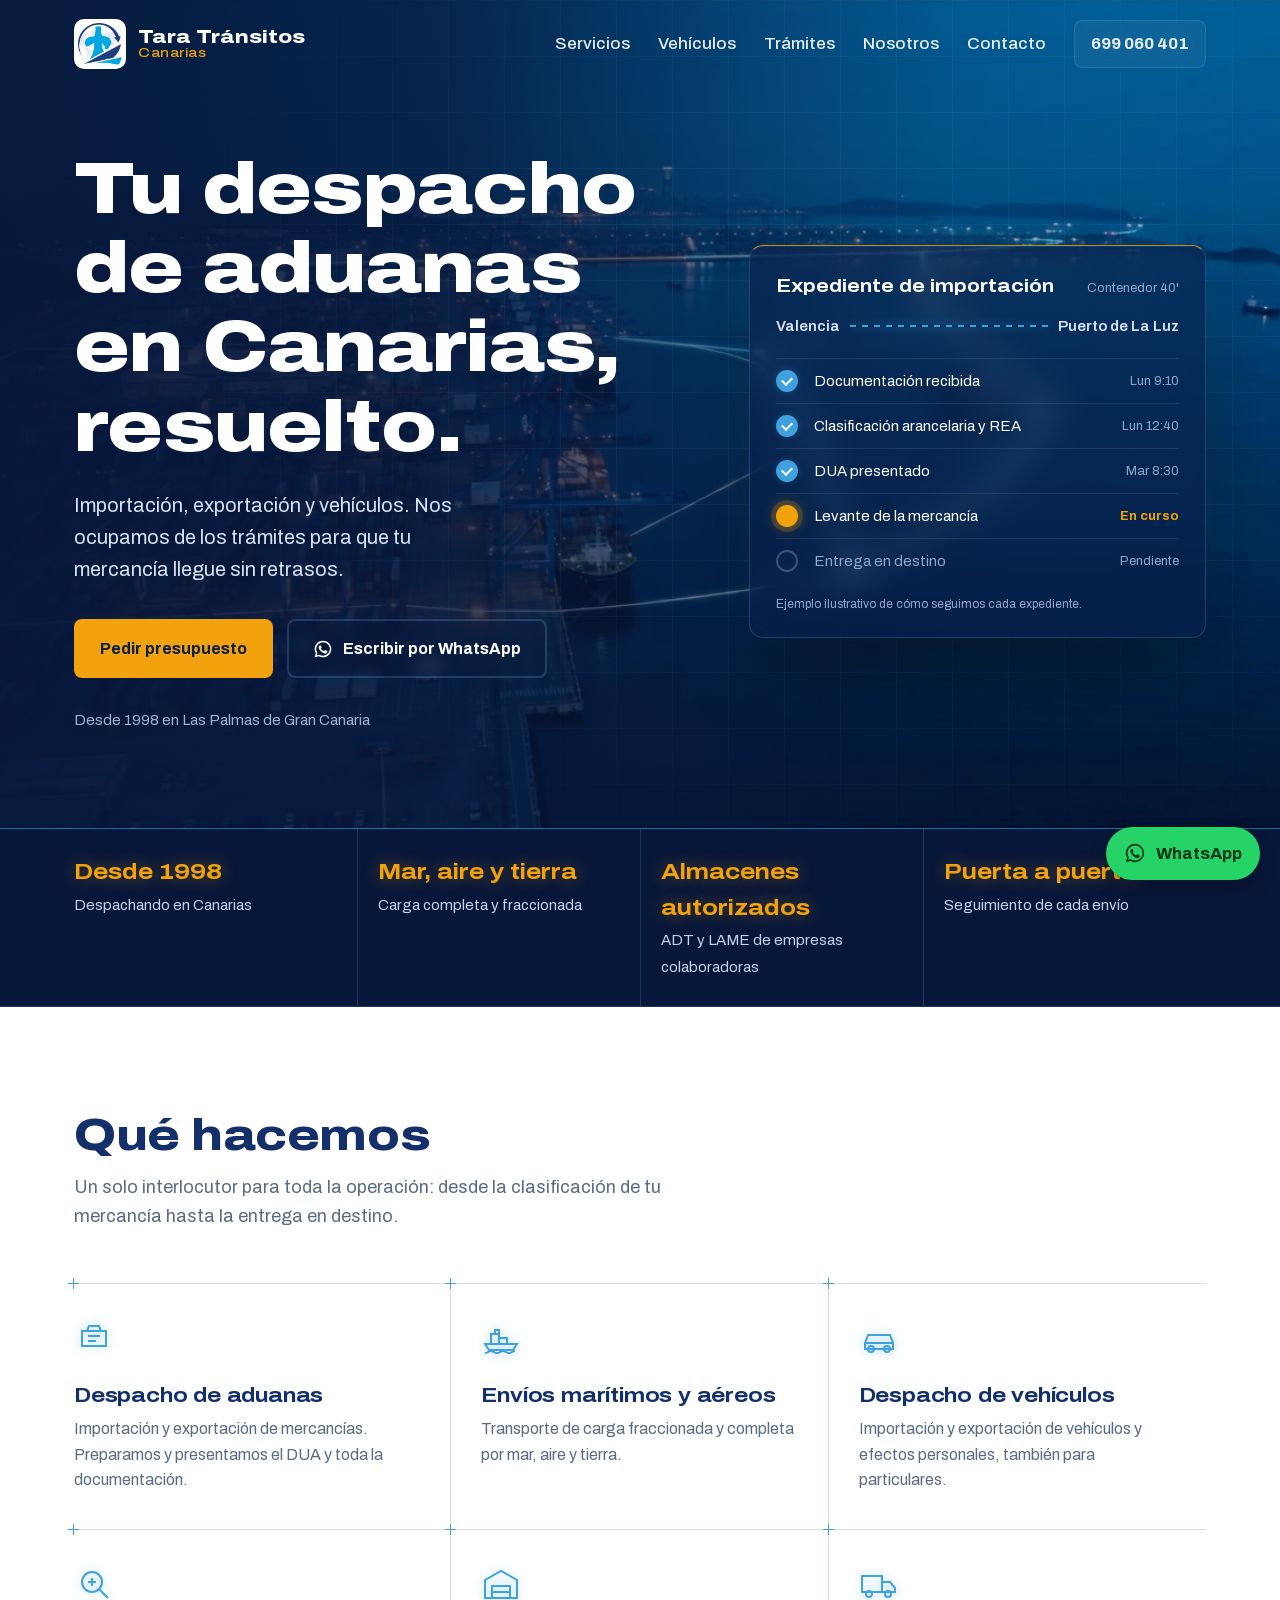
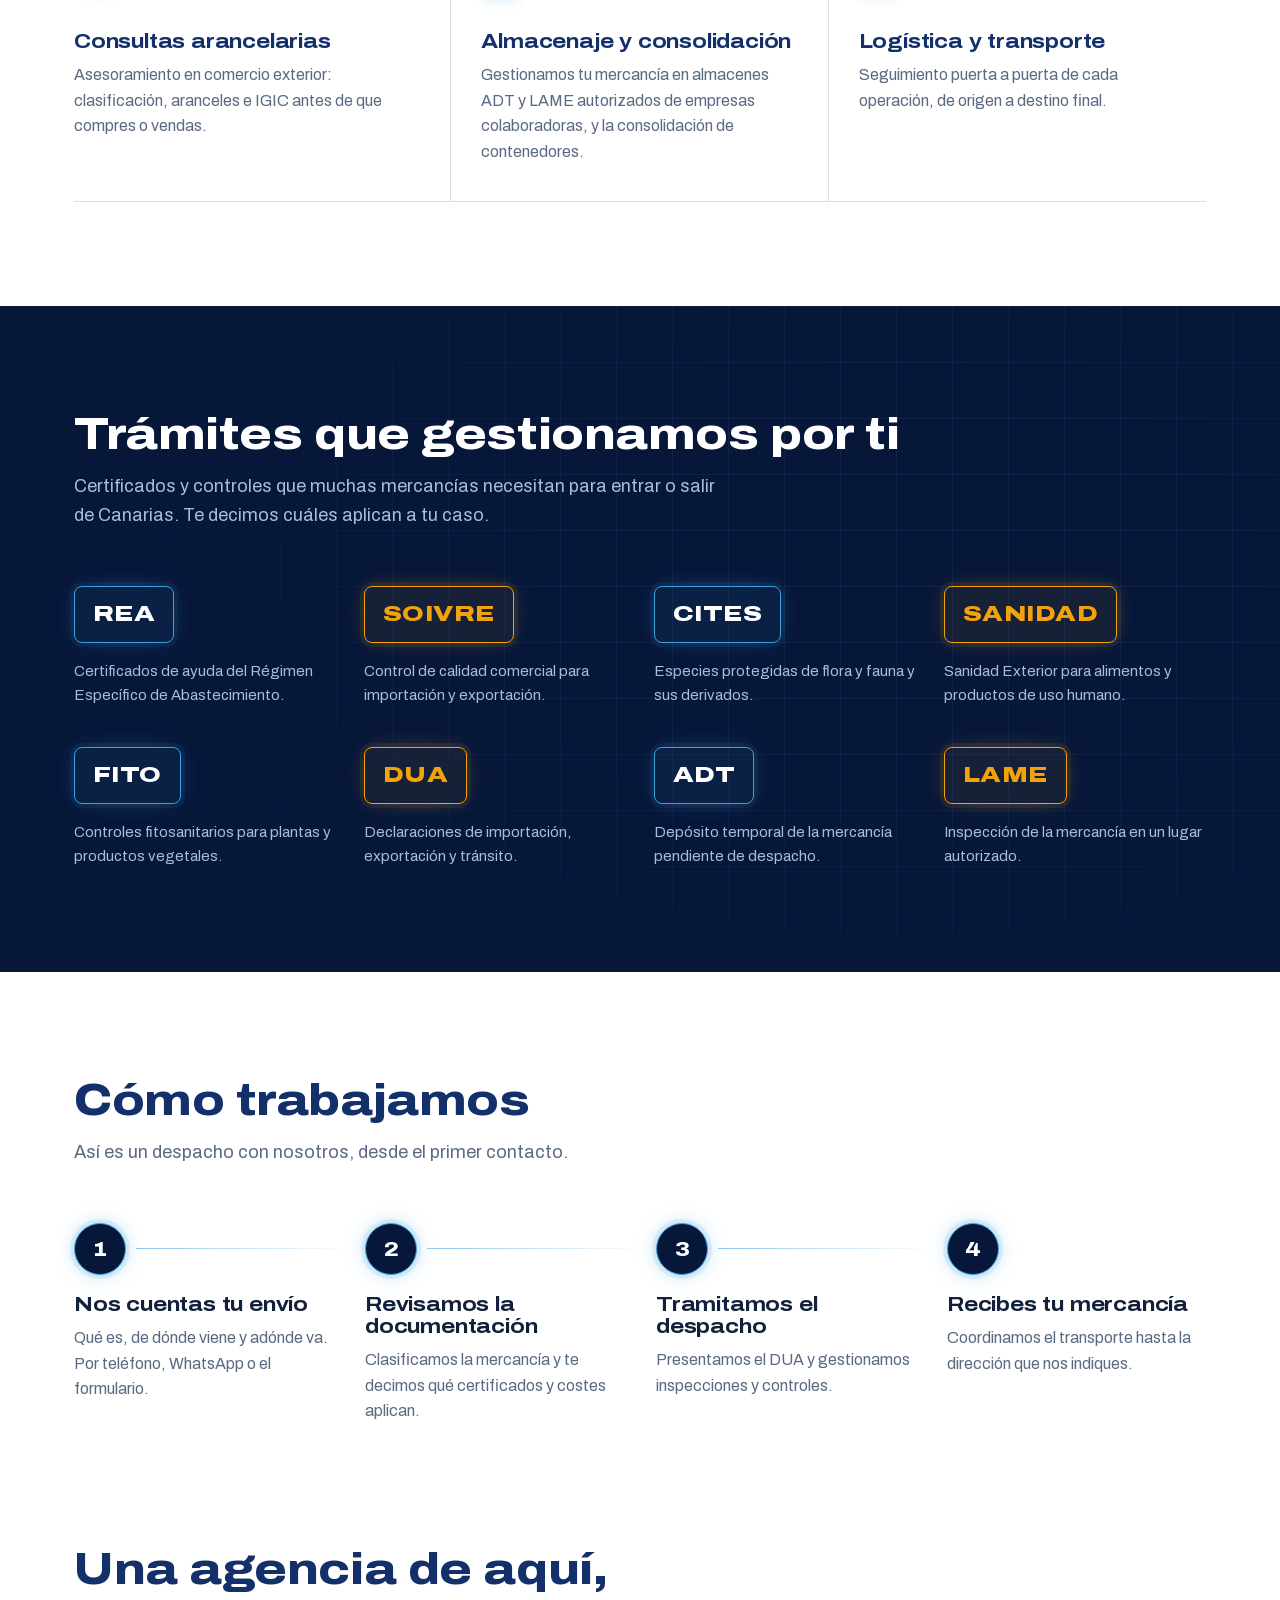
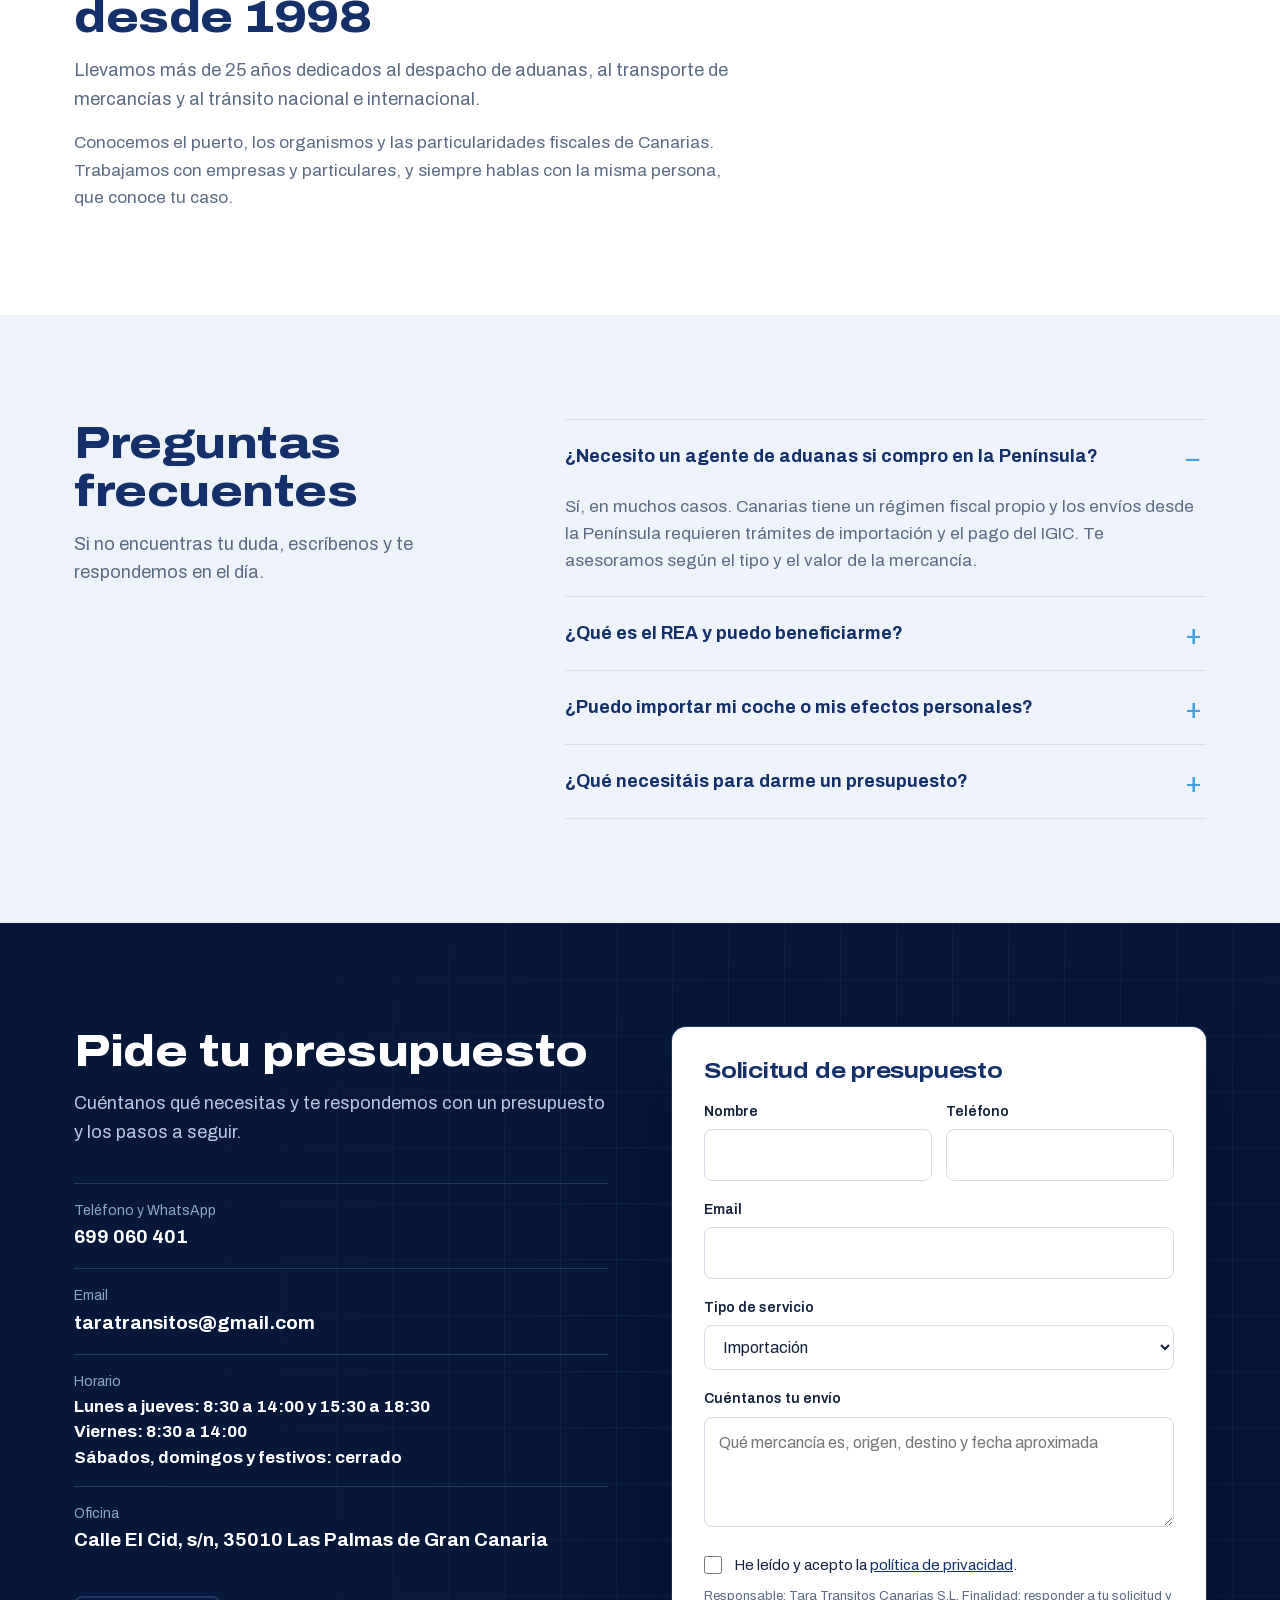
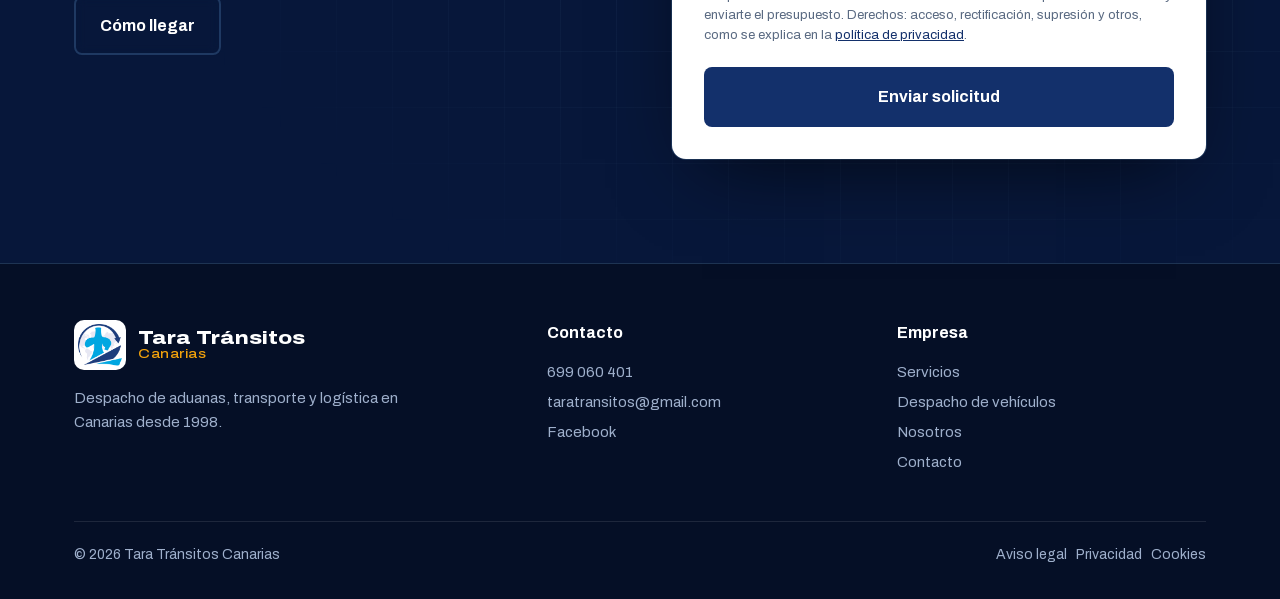
<file: index.html>
<!doctype html>
<html lang="es">
<head>
<meta charset="utf-8">
<meta name="viewport" content="width=device-width, initial-scale=1, viewport-fit=cover">
<title>Tara Tránsitos Canarias | Despacho de aduanas en Las Palmas</title>
<meta name="description" content="Despacho de aduanas en Las Palmas de Gran Canaria desde 1998. Importación, exportación, vehículos, REA, SOIVRE, CITES y transporte marítimo y aéreo.">
<link rel="canonical" href="https://taratransitoscanarias.com/">
<meta property="og:type" content="website">
<meta property="og:locale" content="es_ES">
<meta property="og:title" content="Tara Tránsitos Canarias | Despacho de aduanas en Las Palmas">
<meta property="og:description" content="Despacho de aduanas en Las Palmas de Gran Canaria desde 1998. Importación, exportación, vehículos, REA, SOIVRE, CITES y transporte marítimo y aéreo.">
<meta property="og:url" content="https://taratransitoscanarias.com/">
<meta property="og:image" content="https://taratransitoscanarias.com/img/portada.jpg">
<link rel="preload" href="/fonts/archivo-latin.woff2" as="font" type="font/woff2" crossorigin>
<link rel="stylesheet" href="/estilos.css">
<link rel="icon" href="/img/logo.png" type="image/png">
<link rel="apple-touch-icon" href="/img/logo.png">
</head>
<body>

<header class="top">
  <div class="wrap">
    <a class="brand" href="/">
      <img src="/img/logo.png" alt="" width="52" height="50">
      <span>Tara Tránsitos<small>Canarias</small></span>
    </a>
    <button class="menu-btn" type="button" aria-expanded="false" aria-controls="nav">
      <svg viewBox="0 0 24 24" fill="none" stroke="currentColor" stroke-width="2" aria-hidden="true"><path d="M4 7h16M4 12h16M4 17h16"/></svg>Menú
    </button>
    <nav class="nav" id="nav" aria-label="Principal">
      <a href="/servicios.html">Servicios</a>
      <a href="/despacho-vehiculos.html">Vehículos</a>
      <a href="/#tramites">Trámites</a>
      <a href="/nosotros.html">Nosotros</a>
      <a href="/contacto.html">Contacto</a>
      <a class="tel" href="tel:+34699060401">699 060 401</a>
    </nav>
  </div>
</header>

<main>
  <section class="hero">
    <video class="hero-video" muted playsinline preload="none" poster="img/portada.jpg" data-src="/img/portada.mp4" aria-hidden="true"></video>
    <div class="wrap">
      <div>
        <h1>Tu despacho de aduanas en Canarias, resuelto.</h1>
        <p class="sub">Importación, exportación y vehículos. Nos ocupamos de los trámites para que tu mercancía llegue sin retrasos.</p>
        <div class="ctas">
          <a class="btn btn-sun" href="#contacto">Pedir presupuesto</a>
          <a class="btn btn-ghost" href="https://wa.me/34699060401">
            <svg viewBox="0 0 24 24" fill="currentColor" aria-hidden="true"><path d="M12 2a10 10 0 0 0-8.6 15.1L2 22l5-1.3A10 10 0 1 0 12 2Zm0 18.2a8.2 8.2 0 0 1-4.2-1.2l-.3-.2-3 .8.8-2.9-.2-.3A8.2 8.2 0 1 1 12 20.2Zm4.5-6.1c-.2-.1-1.5-.7-1.7-.8-.2-.1-.4-.1-.6.1l-.8 1c-.1.2-.3.2-.5.1a6.7 6.7 0 0 1-3.3-2.9c-.3-.4.2-.4.7-1.3.1-.2 0-.3 0-.4l-.8-1.8c-.2-.5-.4-.4-.6-.4h-.5a1 1 0 0 0-.7.3 3 3 0 0 0-.9 2.2 5.1 5.1 0 0 0 1.1 2.7 11.6 11.6 0 0 0 4.4 3.9c1.6.7 2.3.8 3.1.6.5-.1 1.5-.6 1.7-1.2.2-.6.2-1.1.1-1.2l-.7-.3Z"/></svg>
            Escribir por WhatsApp
          </a>
        </div>
        <p class="since">Desde 1998 en Las Palmas de Gran Canaria</p>
      </div>

      <div class="file" aria-label="Ejemplo de seguimiento de un expediente">
        <div class="file-head">
          <strong>Expediente de importación</strong>
          <span>Contenedor 40'</span>
        </div>
        <div class="route"><span>Valencia</span><i></i><span>Puerto de La Luz</span></div>
        <ol class="steps-file">
          <li class="done"><span class="dot"></span><span>Documentación recibida</span><span class="when">Lun 9:10</span></li>
          <li class="done"><span class="dot"></span><span>Clasificación arancelaria y REA</span><span class="when">Lun 12:40</span></li>
          <li class="done"><span class="dot"></span><span>DUA presentado</span><span class="when">Mar 8:30</span></li>
          <li class="now"><span class="dot"></span><span>Levante de la mercancía</span><span class="when">En curso</span></li>
          <li><span class="dot"></span><span class="todo">Entrega en destino</span><span class="when">Pendiente</span></li>
        </ol>
        <p class="file-note">Ejemplo ilustrativo de cómo seguimos cada expediente.</p>
      </div>
    </div>
  </section>

  <div class="facts">
    <div class="wrap">
      <div><b>Desde 1998</b><span>Despachando en Canarias</span></div>
      <div><b>Mar, aire y tierra</b><span>Carga completa y fraccionada</span></div>
      <div><b>Almacenes autorizados</b><span>ADT y LAME de empresas colaboradoras</span></div>
      <div><b>Puerta a puerta</b><span>Seguimiento de cada envío</span></div>
    </div>
  </div>

  <section class="block" id="servicios">
    <div class="wrap">
      <h2>Qué hacemos</h2>
      <p class="lead">Un solo interlocutor para toda la operación: desde la clasificación de tu mercancía hasta la entrega en destino.</p>
      <div class="services">
        <article class="service">
          <svg viewBox="0 0 40 40" fill="none" stroke="currentColor" stroke-width="2" aria-hidden="true"><path d="M8 13h24v15H8z"/><path d="M14 18h12M14 23h8"/><path d="M15 8h10l2 5H13z"/></svg>
          <h3><a class="svc-link" href="/servicios.html#aduanas">Despacho de aduanas</a></h3>
          <p>Importación y exportación de mercancías. Preparamos y presentamos el DUA y toda la documentación.</p>
        </article>
        <article class="service">
          <svg viewBox="0 0 40 40" fill="none" stroke="currentColor" stroke-width="2" aria-hidden="true"><path d="M4 26h32l-4 6H8z"/><path d="M10 26V16h8v10M18 20h8v6M14 16v-4h4v4"/><path d="M4 35c3 0 3-2 6-2s3 2 6 2 3-2 6-2 3 2 6 2 3-2 6-2"/></svg>
          <h3><a class="svc-link" href="/servicios.html#envios">Envíos marítimos y aéreos</a></h3>
          <p>Transporte de carga fraccionada y completa por mar, aire y tierra.</p>
        </article>
        <article class="service">
          <svg viewBox="0 0 40 40" fill="none" stroke="currentColor" stroke-width="2" aria-hidden="true"><path d="M6 25l3-8h22l3 8v6H6z"/><circle cx="12" cy="31" r="3"/><circle cx="28" cy="31" r="3"/><path d="M6 25h28"/></svg>
          <h3><a class="svc-link" href="/despacho-vehiculos.html">Despacho de vehículos</a></h3>
          <p>Importación y exportación de vehículos y efectos personales, también para particulares.</p>
        </article>
        <article class="service">
          <svg viewBox="0 0 40 40" fill="none" stroke="currentColor" stroke-width="2" aria-hidden="true"><circle cx="18" cy="18" r="10"/><path d="M25 25l9 9"/><path d="M14 18h8M18 14v8"/></svg>
          <h3><a class="svc-link" href="/servicios.html#consultas">Consultas arancelarias</a></h3>
          <p>Asesoramiento en comercio exterior: clasificación, aranceles e IGIC antes de que compres o vendas.</p>
        </article>
        <article class="service">
          <svg viewBox="0 0 40 40" fill="none" stroke="currentColor" stroke-width="2" aria-hidden="true"><path d="M4 16l16-9 16 9v18H4z"/><path d="M11 34V22h18v12M11 28h18"/></svg>
          <h3><a class="svc-link" href="/servicios.html#almacenaje">Almacenaje y consolidación</a></h3>
          <p>Gestionamos tu mercancía en almacenes ADT y LAME autorizados de empresas colaboradoras, y la consolidación de contenedores.</p>
        </article>
        <article class="service">
          <svg viewBox="0 0 40 40" fill="none" stroke="currentColor" stroke-width="2" aria-hidden="true"><path d="M3 12h20v16H3zM23 18h8l5 6v4H23z"/><circle cx="10" cy="30" r="3"/><circle cx="29" cy="30" r="3"/></svg>
          <h3><a class="svc-link" href="/servicios.html#logistica">Logística y transporte</a></h3>
          <p>Seguimiento puerta a puerta de cada operación, de origen a destino final.</p>
        </article>
      </div>
    </div>
  </section>

  <section class="block permits" id="tramites">
    <div class="wrap">
      <h2>Trámites que gestionamos por ti</h2>
      <p class="lead">Certificados y controles que muchas mercancías necesitan para entrar o salir de Canarias. Te decimos cuáles aplican a tu caso.</p>
      <div class="stamps">
        <div class="stamp-item"><span class="stamp">REA</span><p>Certificados de ayuda del Régimen Específico de Abastecimiento.</p></div>
        <div class="stamp-item"><span class="stamp">SOIVRE</span><p>Control de calidad comercial para importación y exportación.</p></div>
        <div class="stamp-item"><span class="stamp">CITES</span><p>Especies protegidas de flora y fauna y sus derivados.</p></div>
        <div class="stamp-item"><span class="stamp">SANIDAD</span><p>Sanidad Exterior para alimentos y productos de uso humano.</p></div>
        <div class="stamp-item"><span class="stamp">FITO</span><p>Controles fitosanitarios para plantas y productos vegetales.</p></div>
        <div class="stamp-item"><span class="stamp">DUA</span><p>Declaraciones de importación, exportación y tránsito.</p></div>
        <div class="stamp-item"><span class="stamp">ADT</span><p>Depósito temporal de la mercancía pendiente de despacho.</p></div>
        <div class="stamp-item"><span class="stamp">LAME</span><p>Inspección de la mercancía en un lugar autorizado.</p></div>
      </div>
    </div>
  </section>

  <section class="block" id="como-trabajamos">
    <div class="wrap">
      <h2>Cómo trabajamos</h2>
      <p class="lead">Así es un despacho con nosotros, desde el primer contacto.</p>
      <ol class="process">
        <li><h3>Nos cuentas tu envío</h3><p>Qué es, de dónde viene y adónde va. Por teléfono, WhatsApp o el formulario.</p></li>
        <li><h3>Revisamos la documentación</h3><p>Clasificamos la mercancía y te decimos qué certificados y costes aplican.</p></li>
        <li><h3>Tramitamos el despacho</h3><p>Presentamos el DUA y gestionamos inspecciones y controles.</p></li>
        <li><h3>Recibes tu mercancía</h3><p>Coordinamos el transporte hasta la dirección que nos indiques.</p></li>
      </ol>
    </div>
  </section>

  <section class="block" id="nosotros" style="padding-top:0">
    <div class="wrap about about-solo">
      <div class="text">
        <h2>Una agencia de aquí, desde 1998</h2>
        <p class="lead">Llevamos más de 25 años dedicados al despacho de aduanas, al transporte de mercancías y al tránsito nacional e internacional.</p>
        <p style="margin-top:16px">Conocemos el puerto, los organismos y las particularidades fiscales de Canarias. Trabajamos con empresas y particulares, y siempre hablas con la misma persona, que conoce tu caso.</p>
      </div>
    </div>
  </section>

  <section class="block faq">
    <div class="wrap">
      <div>
        <h2>Preguntas frecuentes</h2>
        <p class="lead">Si no encuentras tu duda, escríbenos y te respondemos en el día.</p>
      </div>
      <div>
        <details open>
          <summary>¿Necesito un agente de aduanas si compro en la Península?</summary>
          <p>Sí, en muchos casos. Canarias tiene un régimen fiscal propio y los envíos desde la Península requieren trámites de importación y el pago del IGIC. Te asesoramos según el tipo y el valor de la mercancía.</p>
        </details>
        <details>
          <summary>¿Qué es el REA y puedo beneficiarme?</summary>
          <p>El Régimen Específico de Abastecimiento ofrece ayudas para traer a Canarias determinados productos agrícolas y alimentarios. Revisamos si tu mercancía cumple los requisitos y tramitamos el certificado.</p>
        </details>
        <details>
          <summary>¿Puedo importar mi coche o mis efectos personales?</summary>
          <p>Sí. Gestionamos la importación y exportación de vehículos y de efectos personales por cambio de residencia, con toda la documentación necesaria.</p>
        </details>
        <details>
          <summary>¿Qué necesitáis para darme un presupuesto?</summary>
          <p>El tipo de mercancía, el origen y el destino, el modo de transporte y, si la tienes, la factura comercial. Con eso te damos un presupuesto cerrado.</p>
        </details>
      </div>
    </div>
  </section>

  <section class="block contact" id="contacto">
    <div class="wrap">
      <div>
        <h2>Pide tu presupuesto</h2>
        <p class="lead">Cuéntanos qué necesitas y te respondemos con un presupuesto y los pasos a seguir.</p>
        <ul class="channels">
          <li><small>Teléfono y WhatsApp</small><a href="tel:+34699060401">699 060 401</a></li>
          <li><small>Email</small><a href="mailto:taratransitos@gmail.com">taratransitos@gmail.com</a></li>
          <li><small>Horario</small><strong class="hours"><span>Lunes a jueves: 8:30 a 14:00 y 15:30 a 18:30</span><span>Viernes: 8:30 a 14:00</span><span>Sábados, domingos y festivos: cerrado</span></strong></li>
          <li><small>Oficina</small><strong>Calle El Cid, s/n, 35010 Las Palmas de Gran Canaria</strong></li>
        </ul>
        <a class="btn btn-ghost map-btn" href="https://www.google.com/maps/search/?api=1&amp;query=Calle+El+Cid+35010+Las+Palmas+de+Gran+Canaria">Cómo llegar</a>
      </div>

      <form class="quote" action="enviar.php" method="post">
        <h3>Solicitud de presupuesto</h3>
        <div class="row">
          <div class="field"><label for="h-n">Nombre</label><input id="h-n" name="nombre" required autocomplete="name"></div>
          <div class="field"><label for="h-t">Teléfono</label><input id="h-t" name="telefono" type="tel" autocomplete="tel"></div>
        </div>
        <div class="field"><label for="h-e">Email</label><input id="h-e" name="email" type="email" required autocomplete="email"></div>
        <div class="field">
          <label for="h-s">Tipo de servicio</label>
          <select id="h-s" name="servicio">
            <option>Importación</option>
            <option>Exportación</option>
            <option>Despacho de vehículo</option>
            <option>Efectos personales</option>
            <option>Consulta arancelaria</option>
            <option>Transporte o almacenaje</option>
            <option>Otro</option>
          </select>
        </div>
        <div class="field"><label for="h-m">Cuéntanos tu envío</label><textarea id="h-m" name="mensaje" placeholder="Qué mercancía es, origen, destino y fecha aproximada"></textarea></div>
        <div class="consent">
          <input type="checkbox" id="h-p" name="privacidad" required>
          <label for="h-p">He leído y acepto la <a href="/privacidad.html">política de privacidad</a>.</label>
        </div>
        <p class="basic-info">Responsable: Tara Transitos Canarias S.L. Finalidad: responder a tu solicitud y enviarte el presupuesto. Derechos: acceso, rectificación, supresión y otros, como se explica en la <a href="/privacidad.html">política de privacidad</a>.</p>
        <div class="hp" aria-hidden="true"><label for="h-w">No rellenar este campo</label><input id="h-w" name="trampa" tabindex="-1" autocomplete="off"></div>
        <button class="btn" type="submit">Enviar solicitud</button>
        <p class="form-ok" role="status" hidden>Solicitud enviada. Te responderemos en breve.</p>
        <p class="form-err" role="alert" hidden>No se ha podido enviar la solicitud. Inténtalo de nuevo o escríbenos a taratransitos@gmail.com o al 699 060 401.</p>
      </form>
    </div>
  </section>
</main>

<footer>
  <div class="wrap">
    <div class="cols">
      <div>
        <a class="brand" href="/" style="color:#fff">
          <img src="/img/logo.png" alt="" width="52" height="50">
          <span>Tara Tránsitos<small>Canarias</small></span>
        </a>
        <p style="margin-top:16px;max-width:36ch">Despacho de aduanas, transporte y logística en Canarias desde 1998.</p>
      </div>
      <div>
        <h4>Contacto</h4>
        <ul>
          <li><a href="tel:+34699060401">699 060 401</a></li>
          <li><a href="mailto:taratransitos@gmail.com">taratransitos@gmail.com</a></li>
          <li><a href="https://www.facebook.com/juancarlosmayra/">Facebook</a></li>
        </ul>
      </div>
      <div>
        <h4>Empresa</h4>
        <ul>
          <li><a href="/servicios.html">Servicios</a></li>
          <li><a href="/despacho-vehiculos.html">Despacho de vehículos</a></li>
          <li><a href="/nosotros.html">Nosotros</a></li>
          <li><a href="/contacto.html">Contacto</a></li>
        </ul>
      </div>
    </div>
    <div class="legal">
      <span>© 2026 Tara Tránsitos Canarias</span>
      <span><a href="/aviso-legal.html">Aviso legal</a> &nbsp; <a href="/privacidad.html">Privacidad</a> &nbsp; <a href="/cookies.html">Cookies</a></span>
    </div>
  </div>
</footer>

<a class="wa" href="https://wa.me/34699060401" aria-label="Escribir por WhatsApp">
  <svg viewBox="0 0 24 24" fill="currentColor" aria-hidden="true"><path d="M12 2a10 10 0 0 0-8.6 15.1L2 22l5-1.3A10 10 0 1 0 12 2Zm0 18.2a8.2 8.2 0 0 1-4.2-1.2l-.3-.2-3 .8.8-2.9-.2-.3A8.2 8.2 0 1 1 12 20.2Zm4.5-6.1c-.2-.1-1.5-.7-1.7-.8-.2-.1-.4-.1-.6.1l-.8 1c-.1.2-.3.2-.5.1a6.7 6.7 0 0 1-3.3-2.9c-.3-.4.2-.4.7-1.3.1-.2 0-.3 0-.4l-.8-1.8c-.2-.5-.4-.4-.6-.4h-.5a1 1 0 0 0-.7.3 3 3 0 0 0-.9 2.2 5.1 5.1 0 0 0 1.1 2.7 11.6 11.6 0 0 0 4.4 3.9c1.6.7 2.3.8 3.1.6.5-.1 1.5-.6 1.7-1.2.2-.6.2-1.1.1-1.2l-.7-.3Z"/></svg>
  <span>WhatsApp</span>
</a>
<script src="/app.js"></script>
</body>
</html>
</file>
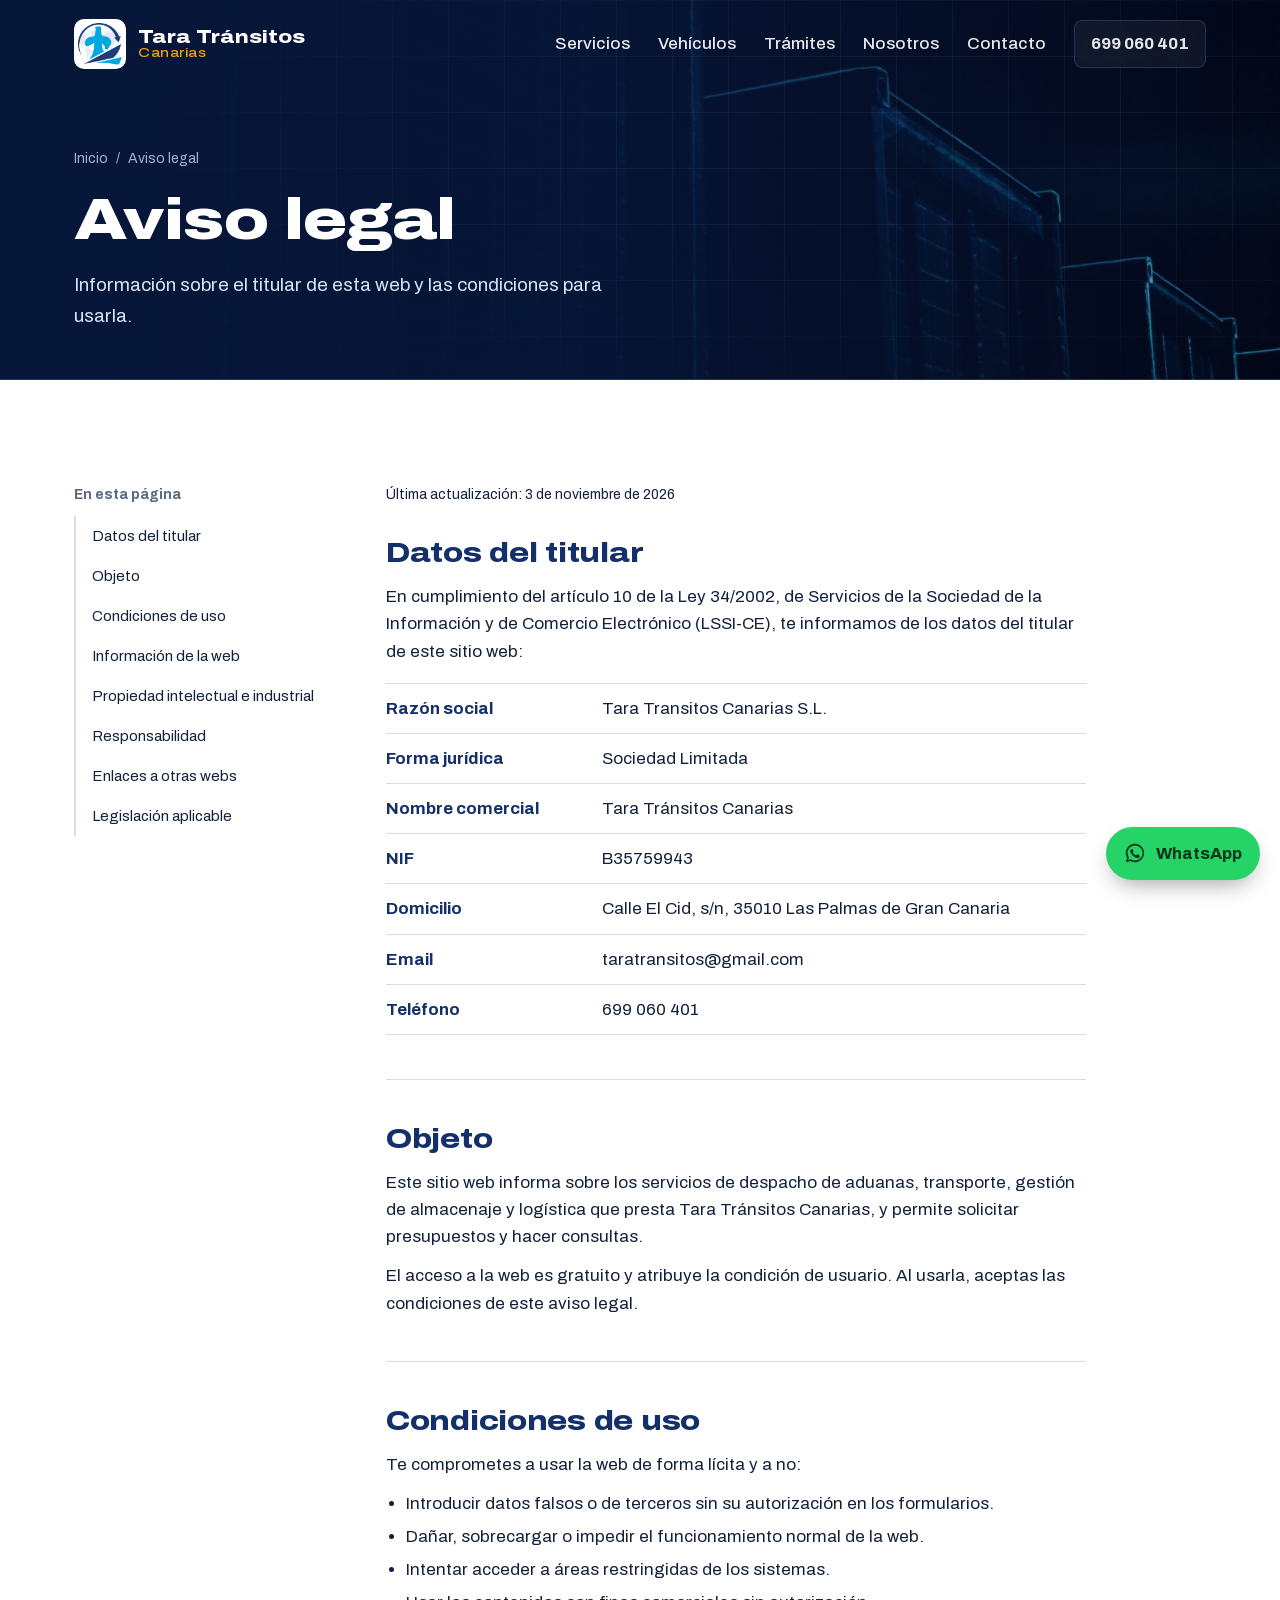
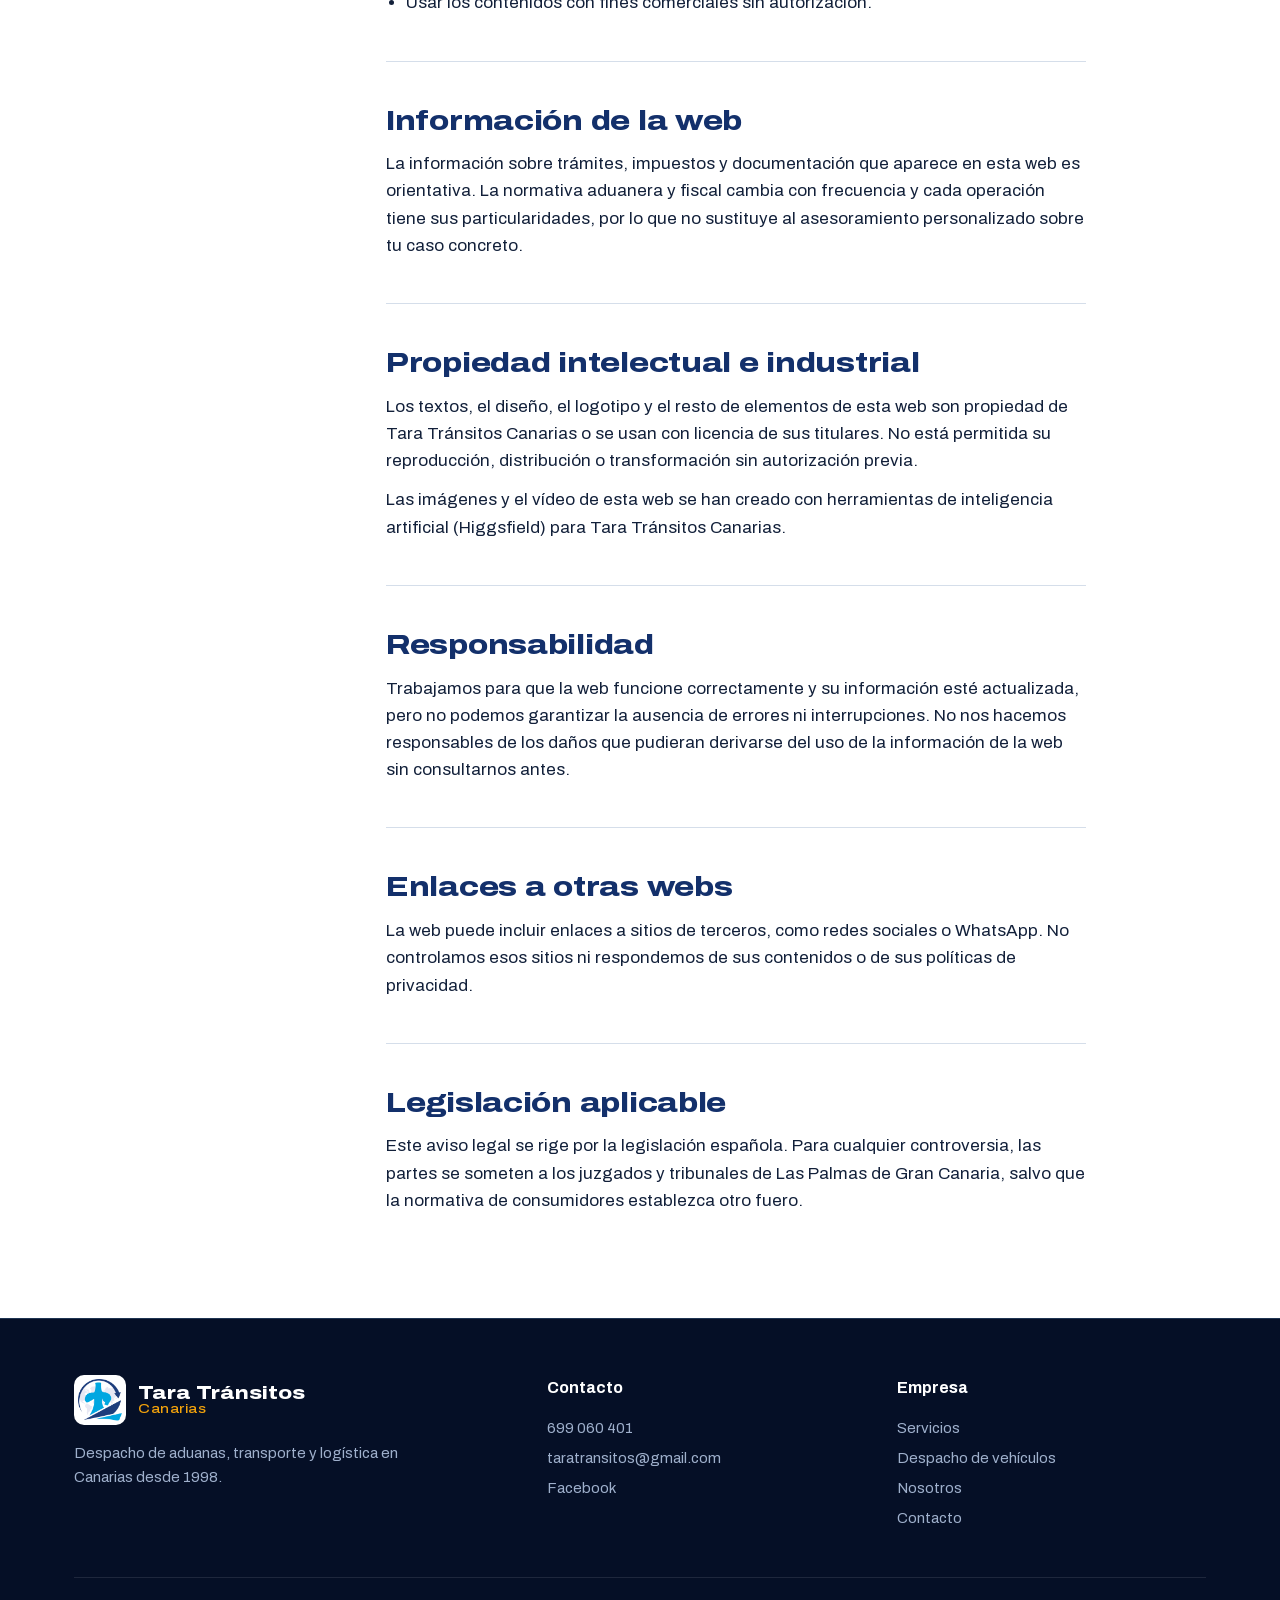
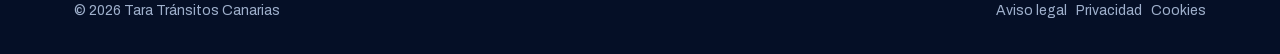
<file: aviso-legal.html>
<!doctype html>
<html lang="es">
<head>
<meta charset="utf-8">
<meta name="viewport" content="width=device-width, initial-scale=1, viewport-fit=cover">
<title>Aviso legal | Tara Tránsitos Canarias</title>
<meta name="description" content="Aviso legal del sitio web de Tara Tránsitos Canarias.">
<link rel="canonical" href="https://taratransitoscanarias.com/aviso-legal.html">
<meta property="og:type" content="website">
<meta property="og:locale" content="es_ES">
<meta property="og:title" content="Aviso legal | Tara Tránsitos Canarias">
<meta property="og:description" content="Aviso legal del sitio web de Tara Tránsitos Canarias.">
<meta property="og:url" content="https://taratransitoscanarias.com/aviso-legal.html">
<meta property="og:image" content="https://taratransitoscanarias.com/img/portada.jpg">
<link rel="preload" href="/fonts/archivo-latin.woff2" as="font" type="font/woff2" crossorigin>
<link rel="stylesheet" href="/estilos.css">
<link rel="icon" href="/img/logo.png" type="image/png">
<link rel="apple-touch-icon" href="/img/logo.png">
</head>
<body>
<header class="top">
  <div class="wrap">
    <a class="brand" href="/">
      <img src="/img/logo.png" alt="" width="52" height="50">
      <span>Tara Tránsitos<small>Canarias</small></span>
    </a>
    <button class="menu-btn" type="button" aria-expanded="false" aria-controls="nav">
      <svg viewBox="0 0 24 24" fill="none" stroke="currentColor" stroke-width="2" aria-hidden="true"><path d="M4 7h16M4 12h16M4 17h16"/></svg>Menú
    </button>
    <nav class="nav" id="nav" aria-label="Principal">
      <a href="/servicios.html">Servicios</a>
      <a href="/despacho-vehiculos.html">Vehículos</a>
      <a href="/#tramites">Trámites</a>
      <a href="/nosotros.html">Nosotros</a>
      <a href="/contacto.html">Contacto</a>
      <a class="tel" href="tel:+34699060401">699 060 401</a>
    </nav>
  </div>
</header>

<main>
<section class="page-head page-head-sm">
  <div class="wrap">
    <nav class="crumbs" aria-label="Ruta"><a href="/">Inicio</a><span aria-hidden="true">/</span><span>Aviso legal</span></nav>
    <h1>Aviso legal</h1>
    <p>Información sobre el titular de esta web y las condiciones para usarla.</p>
  </div>
</section>

<section class="block">
  <div class="wrap with-aside">
    <aside class="aside">
      <p>En esta página</p>
      <ul><li><a href="#titular">Datos del titular</a></li><li><a href="#objeto">Objeto</a></li><li><a href="#uso">Condiciones de uso</a></li><li><a href="#informacion">Información de la web</a></li><li><a href="#propiedad">Propiedad intelectual e industrial</a></li><li><a href="#responsabilidad">Responsabilidad</a></li><li><a href="#enlaces">Enlaces a otras webs</a></li><li><a href="#ley">Legislación aplicable</a></li></ul>
    </aside>
    <article class="legal-text">
      <p class="updated">Última actualización: 3 de noviembre de 2026</p>
<section id="titular"><h2>Datos del titular</h2><p>En cumplimiento del artículo 10 de la Ley 34/2002, de Servicios de la Sociedad de la Información y de Comercio Electrónico (LSSI-CE), te informamos de los datos del titular de este sitio web:</p><dl class="data">
  <div><dt>Razón social</dt><dd>Tara Transitos Canarias S.L.</dd></div>
  <div><dt>Forma jurídica</dt><dd>Sociedad Limitada</dd></div>
  <div><dt>Nombre comercial</dt><dd>Tara Tránsitos Canarias</dd></div>
  <div><dt>NIF</dt><dd>B35759943</dd></div>
  <div><dt>Domicilio</dt><dd>Calle El Cid, s/n, 35010 Las Palmas de Gran Canaria</dd></div>
  <div><dt>Email</dt><dd>taratransitos@gmail.com</dd></div>
  <div><dt>Teléfono</dt><dd>699 060 401</dd></div>
</dl></section>
<section id="objeto"><h2>Objeto</h2><p>Este sitio web informa sobre los servicios de despacho de aduanas, transporte, gestión de almacenaje y logística que presta Tara Tránsitos Canarias, y permite solicitar presupuestos y hacer consultas.</p><p>El acceso a la web es gratuito y atribuye la condición de usuario. Al usarla, aceptas las condiciones de este aviso legal.</p></section>
<section id="uso"><h2>Condiciones de uso</h2><p>Te comprometes a usar la web de forma lícita y a no:</p><ul><li>Introducir datos falsos o de terceros sin su autorización en los formularios.</li><li>Dañar, sobrecargar o impedir el funcionamiento normal de la web.</li><li>Intentar acceder a áreas restringidas de los sistemas.</li><li>Usar los contenidos con fines comerciales sin autorización.</li></ul></section>
<section id="informacion"><h2>Información de la web</h2><p>La información sobre trámites, impuestos y documentación que aparece en esta web es orientativa. La normativa aduanera y fiscal cambia con frecuencia y cada operación tiene sus particularidades, por lo que no sustituye al asesoramiento personalizado sobre tu caso concreto.</p></section>
<section id="propiedad"><h2>Propiedad intelectual e industrial</h2><p>Los textos, el diseño, el logotipo y el resto de elementos de esta web son propiedad de Tara Tránsitos Canarias o se usan con licencia de sus titulares. No está permitida su reproducción, distribución o transformación sin autorización previa.</p><p>Las imágenes y el vídeo de esta web se han creado con herramientas de inteligencia artificial (Higgsfield) para Tara Tránsitos Canarias.</p></section>
<section id="responsabilidad"><h2>Responsabilidad</h2><p>Trabajamos para que la web funcione correctamente y su información esté actualizada, pero no podemos garantizar la ausencia de errores ni interrupciones. No nos hacemos responsables de los daños que pudieran derivarse del uso de la información de la web sin consultarnos antes.</p></section>
<section id="enlaces"><h2>Enlaces a otras webs</h2><p>La web puede incluir enlaces a sitios de terceros, como redes sociales o WhatsApp. No controlamos esos sitios ni respondemos de sus contenidos o de sus políticas de privacidad.</p></section>
<section id="ley"><h2>Legislación aplicable</h2><p>Este aviso legal se rige por la legislación española. Para cualquier controversia, las partes se someten a los juzgados y tribunales de Las Palmas de Gran Canaria, salvo que la normativa de consumidores establezca otro fuero.</p></section>
    </article>
  </div>
</section>
</main>
<footer>
  <div class="wrap">
    <div class="cols">
      <div>
        <a class="brand" href="/" style="color:#fff">
          <img src="/img/logo.png" alt="" width="52" height="50">
          <span>Tara Tránsitos<small>Canarias</small></span>
        </a>
        <p style="margin-top:16px;max-width:36ch">Despacho de aduanas, transporte y logística en Canarias desde 1998.</p>
      </div>
      <div>
        <h4>Contacto</h4>
        <ul>
          <li><a href="tel:+34699060401">699 060 401</a></li>
          <li><a href="mailto:taratransitos@gmail.com">taratransitos@gmail.com</a></li>
          <li><a href="https://www.facebook.com/juancarlosmayra/">Facebook</a></li>
        </ul>
      </div>
      <div>
        <h4>Empresa</h4>
        <ul>
          <li><a href="/servicios.html">Servicios</a></li>
          <li><a href="/despacho-vehiculos.html">Despacho de vehículos</a></li>
          <li><a href="/nosotros.html">Nosotros</a></li>
          <li><a href="/contacto.html">Contacto</a></li>
        </ul>
      </div>
    </div>
    <div class="legal">
      <span>© 2026 Tara Tránsitos Canarias</span>
      <span><a href="/aviso-legal.html">Aviso legal</a> &nbsp; <a href="/privacidad.html">Privacidad</a> &nbsp; <a href="/cookies.html">Cookies</a></span>
    </div>
  </div>
</footer>

<a class="wa" href="https://wa.me/34699060401" aria-label="Escribir por WhatsApp">
  <svg viewBox="0 0 24 24" fill="currentColor" aria-hidden="true"><path d="M12 2a10 10 0 0 0-8.6 15.1L2 22l5-1.3A10 10 0 1 0 12 2Zm0 18.2a8.2 8.2 0 0 1-4.2-1.2l-.3-.2-3 .8.8-2.9-.2-.3A8.2 8.2 0 1 1 12 20.2Zm4.5-6.1c-.2-.1-1.5-.7-1.7-.8-.2-.1-.4-.1-.6.1l-.8 1c-.1.2-.3.2-.5.1a6.7 6.7 0 0 1-3.3-2.9c-.3-.4.2-.4.7-1.3.1-.2 0-.3 0-.4l-.8-1.8c-.2-.5-.4-.4-.6-.4h-.5a1 1 0 0 0-.7.3 3 3 0 0 0-.9 2.2 5.1 5.1 0 0 0 1.1 2.7 11.6 11.6 0 0 0 4.4 3.9c1.6.7 2.3.8 3.1.6.5-.1 1.5-.6 1.7-1.2.2-.6.2-1.1.1-1.2l-.7-.3Z"/></svg>
  <span>WhatsApp</span>
</a>
<script src="/app.js"></script>

</body>
</html>
</file>
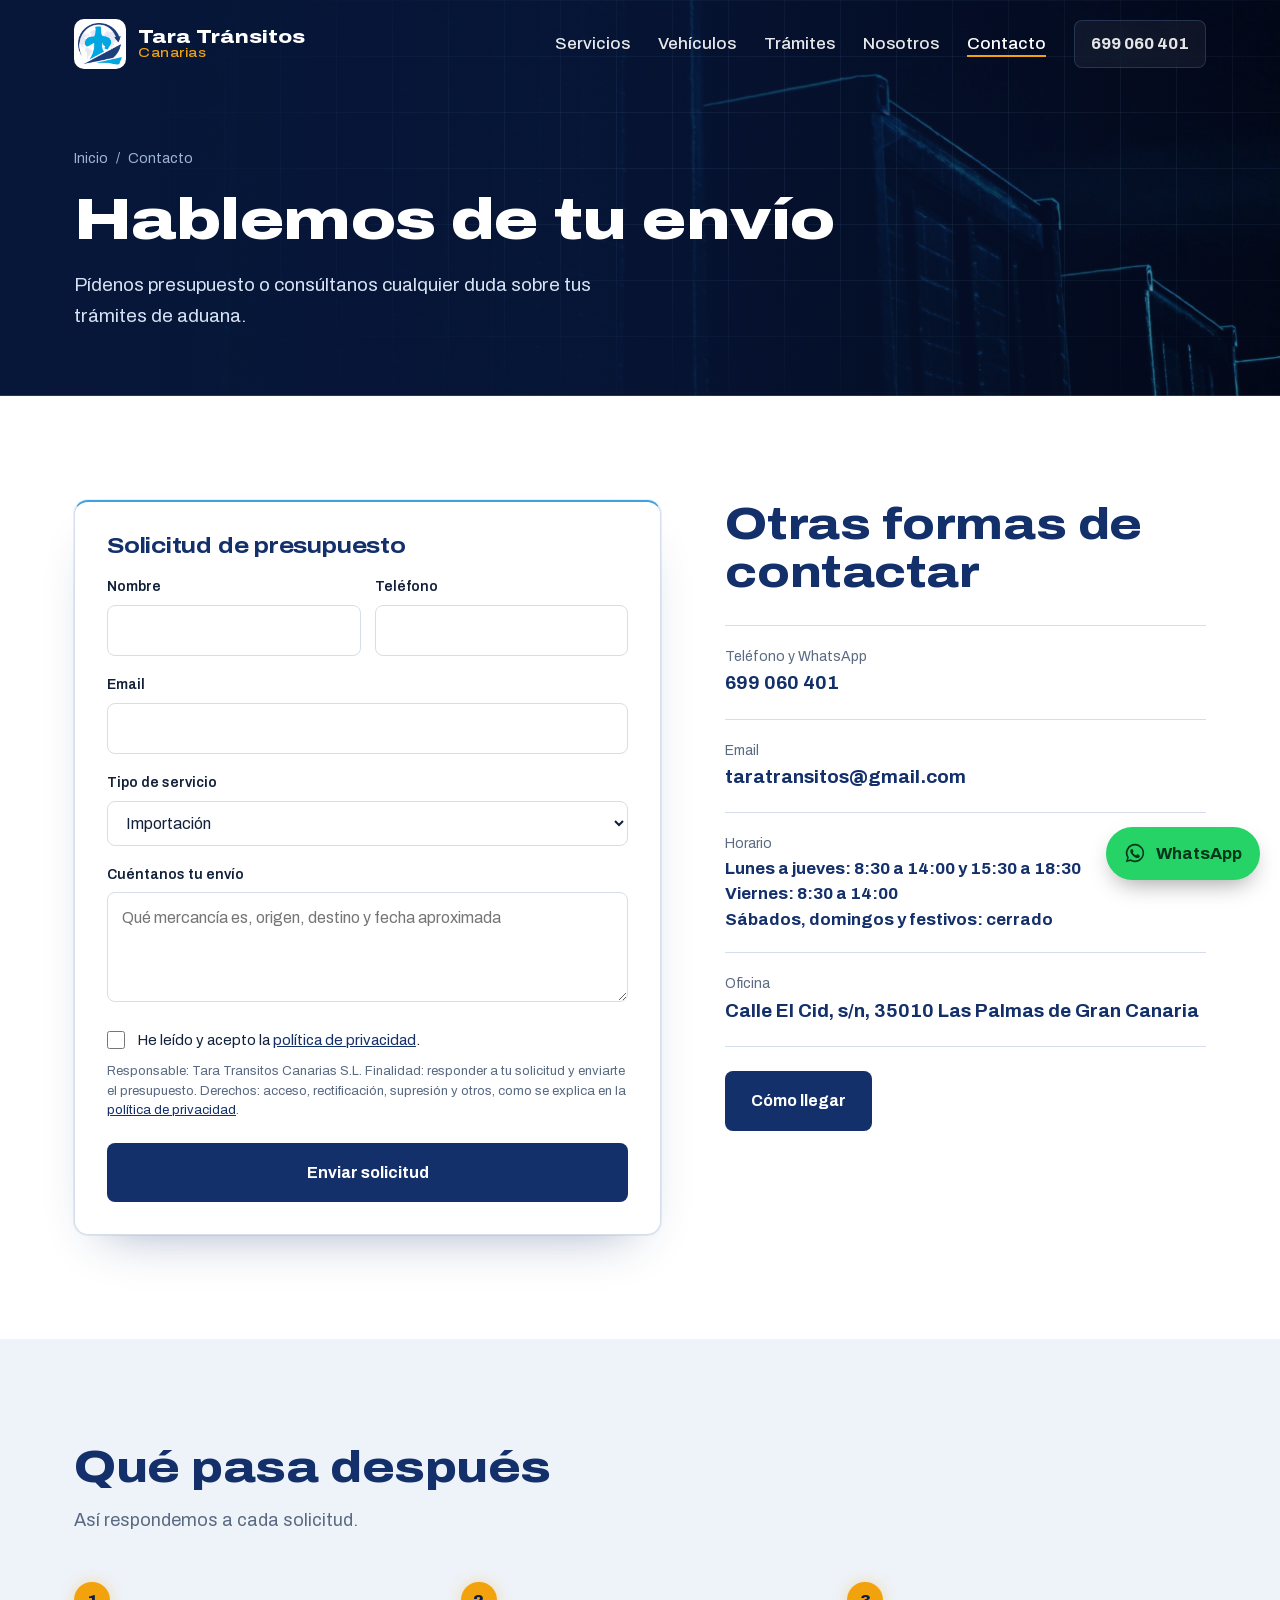
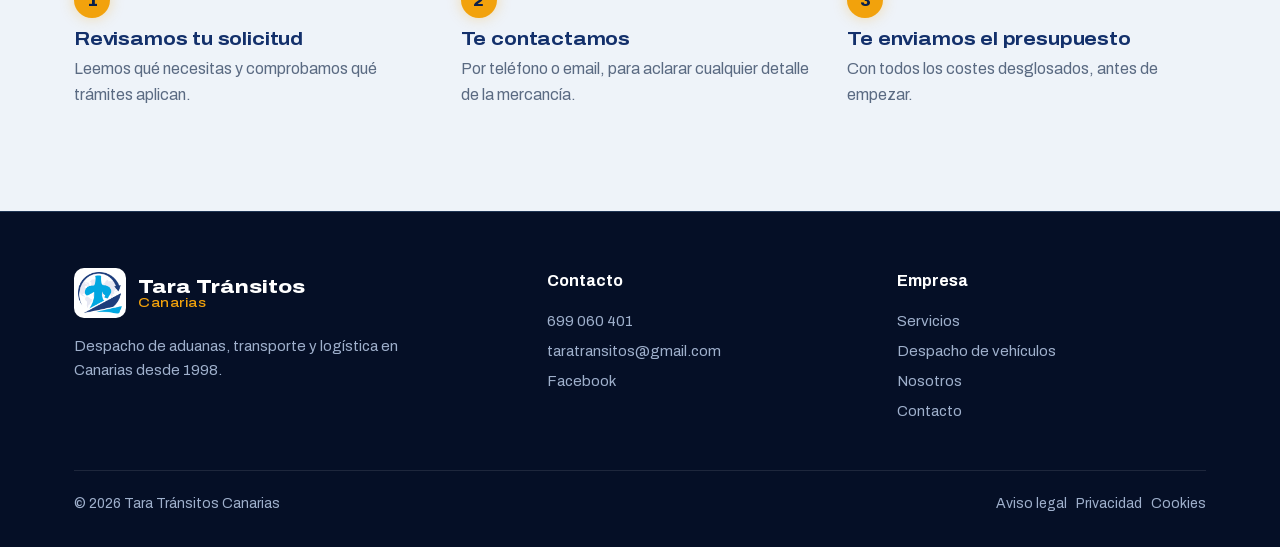
<file: contacto.html>
<!doctype html>
<html lang="es">
<head>
<meta charset="utf-8">
<meta name="viewport" content="width=device-width, initial-scale=1, viewport-fit=cover">
<title>Contacto | Tara Tránsitos Canarias</title>
<meta name="description" content="Contacta con Tara Tránsitos Canarias: teléfono, WhatsApp, email y formulario de presupuesto.">
<link rel="canonical" href="https://taratransitoscanarias.com/contacto.html">
<meta property="og:type" content="website">
<meta property="og:locale" content="es_ES">
<meta property="og:title" content="Contacto | Tara Tránsitos Canarias">
<meta property="og:description" content="Contacta con Tara Tránsitos Canarias: teléfono, WhatsApp, email y formulario de presupuesto.">
<meta property="og:url" content="https://taratransitoscanarias.com/contacto.html">
<meta property="og:image" content="https://taratransitoscanarias.com/img/portada.jpg">
<link rel="preload" href="/fonts/archivo-latin.woff2" as="font" type="font/woff2" crossorigin>
<link rel="stylesheet" href="/estilos.css">
<link rel="icon" href="/img/logo.png" type="image/png">
<link rel="apple-touch-icon" href="/img/logo.png">
</head>
<body>
<header class="top">
  <div class="wrap">
    <a class="brand" href="/">
      <img src="/img/logo.png" alt="" width="52" height="50">
      <span>Tara Tránsitos<small>Canarias</small></span>
    </a>
    <button class="menu-btn" type="button" aria-expanded="false" aria-controls="nav">
      <svg viewBox="0 0 24 24" fill="none" stroke="currentColor" stroke-width="2" aria-hidden="true"><path d="M4 7h16M4 12h16M4 17h16"/></svg>Menú
    </button>
    <nav class="nav" id="nav" aria-label="Principal">
      <a href="/servicios.html">Servicios</a>
      <a href="/despacho-vehiculos.html">Vehículos</a>
      <a href="/#tramites">Trámites</a>
      <a href="/nosotros.html">Nosotros</a>
      <a href="/contacto.html" aria-current="page">Contacto</a>
      <a class="tel" href="tel:+34699060401">699 060 401</a>
    </nav>
  </div>
</header>

<main>
<section class="page-head">
  <div class="wrap">
    <nav class="crumbs" aria-label="Ruta"><a href="/">Inicio</a><span aria-hidden="true">/</span><span>Contacto</span></nav>
    <h1>Hablemos de tu envío</h1>
    <p>Pídenos presupuesto o consúltanos cualquier duda sobre tus trámites de aduana.</p>
  </div>
</section>

<section class="block">
  <div class="wrap contact-page">
    <form class="quote" action="enviar.php" method="post">
        <h3>Solicitud de presupuesto</h3>
        <div class="row">
          <div class="field"><label for="c-n">Nombre</label><input id="c-n" name="nombre" required autocomplete="name"></div>
          <div class="field"><label for="c-t">Teléfono</label><input id="c-t" name="telefono" type="tel" autocomplete="tel"></div>
        </div>
        <div class="field"><label for="c-e">Email</label><input id="c-e" name="email" type="email" required autocomplete="email"></div>
        <div class="field">
          <label for="c-s">Tipo de servicio</label>
          <select id="c-s" name="servicio">
            <option>Importación</option>
            <option>Exportación</option>
            <option>Despacho de vehículo</option>
            <option>Efectos personales</option>
            <option>Consulta arancelaria</option>
            <option>Transporte o almacenaje</option>
            <option>Otro</option>
          </select>
        </div>
        <div class="field"><label for="c-m">Cuéntanos tu envío</label><textarea id="c-m" name="mensaje" placeholder="Qué mercancía es, origen, destino y fecha aproximada"></textarea></div>
        <div class="consent">
          <input type="checkbox" id="c-p" name="privacidad" required>
          <label for="c-p">He leído y acepto la <a href="/privacidad.html">política de privacidad</a>.</label>
        </div>
        <p class="basic-info">Responsable: Tara Transitos Canarias S.L. Finalidad: responder a tu solicitud y enviarte el presupuesto. Derechos: acceso, rectificación, supresión y otros, como se explica en la <a href="/privacidad.html">política de privacidad</a>.</p>
        <div class="hp" aria-hidden="true"><label for="c-w">No rellenar este campo</label><input id="c-w" name="trampa" tabindex="-1" autocomplete="off"></div>
        <button class="btn" type="submit">Enviar solicitud</button>
        <p class="form-ok" role="status" hidden>Solicitud enviada. Te responderemos en breve.</p>
        <p class="form-err" role="alert" hidden>No se ha podido enviar la solicitud. Inténtalo de nuevo o escríbenos a taratransitos@gmail.com o al 699 060 401.</p>
      </form>
    <div>
      <h2>Otras formas de contactar</h2>
      <div class="cards-info" style="margin-top:28px">
        <div><small>Teléfono y WhatsApp</small><a href="tel:+34699060401">699 060 401</a></div>
        <div><small>Email</small><a href="mailto:taratransitos@gmail.com">taratransitos@gmail.com</a></div>
        <div><small>Horario</small><strong class="hours"><span>Lunes a jueves: 8:30 a 14:00 y 15:30 a 18:30</span><span>Viernes: 8:30 a 14:00</span><span>Sábados, domingos y festivos: cerrado</span></strong></div>
        <div><small>Oficina</small><strong>Calle El Cid, s/n, 35010 Las Palmas de Gran Canaria</strong></div>
      </div>
      <a class="btn btn-navy map-btn" href="https://www.google.com/maps/search/?api=1&amp;query=Calle+El+Cid+35010+Las+Palmas+de+Gran+Canaria">Cómo llegar</a>
    </div>
  </div>
</section>

<section class="block permits">
  <div class="wrap">
    <h2>Qué pasa después</h2>
    <p class="lead">Así respondemos a cada solicitud.</p>
    <ol class="after">
      <li><h3>Revisamos tu solicitud</h3><p>Leemos qué necesitas y comprobamos qué trámites aplican.</p></li>
      <li><h3>Te contactamos</h3><p>Por teléfono o email, para aclarar cualquier detalle de la mercancía.</p></li>
      <li><h3>Te enviamos el presupuesto</h3><p>Con todos los costes desglosados, antes de empezar.</p></li>
    </ol>
  </div>
</section>
</main>
<footer>
  <div class="wrap">
    <div class="cols">
      <div>
        <a class="brand" href="/" style="color:#fff">
          <img src="/img/logo.png" alt="" width="52" height="50">
          <span>Tara Tránsitos<small>Canarias</small></span>
        </a>
        <p style="margin-top:16px;max-width:36ch">Despacho de aduanas, transporte y logística en Canarias desde 1998.</p>
      </div>
      <div>
        <h4>Contacto</h4>
        <ul>
          <li><a href="tel:+34699060401">699 060 401</a></li>
          <li><a href="mailto:taratransitos@gmail.com">taratransitos@gmail.com</a></li>
          <li><a href="https://www.facebook.com/juancarlosmayra/">Facebook</a></li>
        </ul>
      </div>
      <div>
        <h4>Empresa</h4>
        <ul>
          <li><a href="/servicios.html">Servicios</a></li>
          <li><a href="/despacho-vehiculos.html">Despacho de vehículos</a></li>
          <li><a href="/nosotros.html">Nosotros</a></li>
          <li><a href="/contacto.html">Contacto</a></li>
        </ul>
      </div>
    </div>
    <div class="legal">
      <span>© 2026 Tara Tránsitos Canarias</span>
      <span><a href="/aviso-legal.html">Aviso legal</a> &nbsp; <a href="/privacidad.html">Privacidad</a> &nbsp; <a href="/cookies.html">Cookies</a></span>
    </div>
  </div>
</footer>

<a class="wa" href="https://wa.me/34699060401" aria-label="Escribir por WhatsApp">
  <svg viewBox="0 0 24 24" fill="currentColor" aria-hidden="true"><path d="M12 2a10 10 0 0 0-8.6 15.1L2 22l5-1.3A10 10 0 1 0 12 2Zm0 18.2a8.2 8.2 0 0 1-4.2-1.2l-.3-.2-3 .8.8-2.9-.2-.3A8.2 8.2 0 1 1 12 20.2Zm4.5-6.1c-.2-.1-1.5-.7-1.7-.8-.2-.1-.4-.1-.6.1l-.8 1c-.1.2-.3.2-.5.1a6.7 6.7 0 0 1-3.3-2.9c-.3-.4.2-.4.7-1.3.1-.2 0-.3 0-.4l-.8-1.8c-.2-.5-.4-.4-.6-.4h-.5a1 1 0 0 0-.7.3 3 3 0 0 0-.9 2.2 5.1 5.1 0 0 0 1.1 2.7 11.6 11.6 0 0 0 4.4 3.9c1.6.7 2.3.8 3.1.6.5-.1 1.5-.6 1.7-1.2.2-.6.2-1.1.1-1.2l-.7-.3Z"/></svg>
  <span>WhatsApp</span>
</a>
<script src="/app.js"></script>

</body>
</html>
</file>
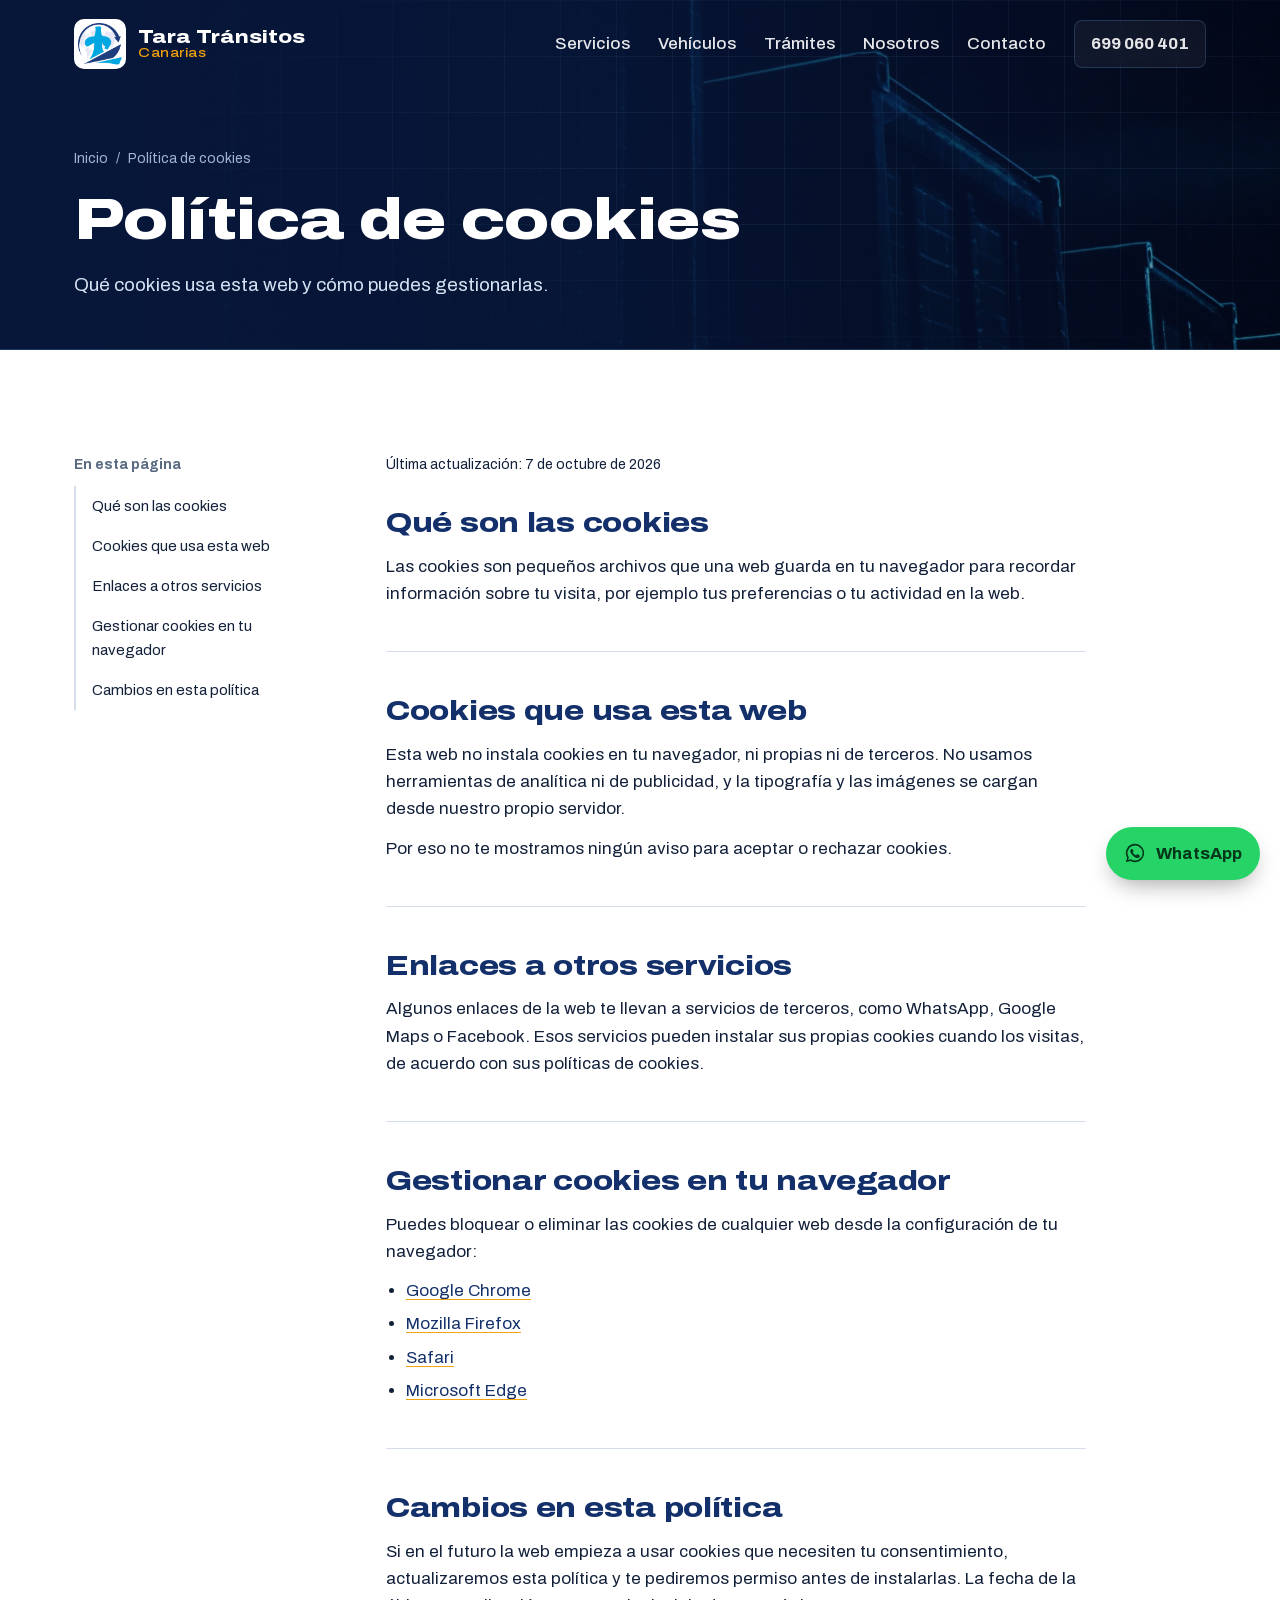
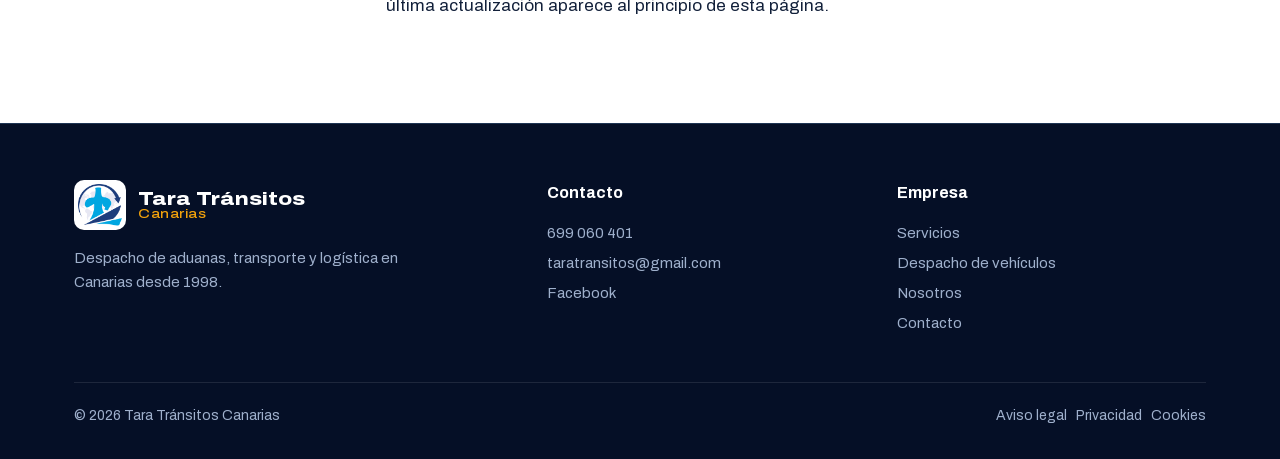
<file: cookies.html>
<!doctype html>
<html lang="es">
<head>
<meta charset="utf-8">
<meta name="viewport" content="width=device-width, initial-scale=1, viewport-fit=cover">
<title>Política de cookies | Tara Tránsitos Canarias</title>
<meta name="description" content="Política de cookies del sitio web de Tara Tránsitos Canarias.">
<link rel="canonical" href="https://taratransitoscanarias.com/cookies.html">
<meta property="og:type" content="website">
<meta property="og:locale" content="es_ES">
<meta property="og:title" content="Política de cookies | Tara Tránsitos Canarias">
<meta property="og:description" content="Política de cookies del sitio web de Tara Tránsitos Canarias.">
<meta property="og:url" content="https://taratransitoscanarias.com/cookies.html">
<meta property="og:image" content="https://taratransitoscanarias.com/img/portada.jpg">
<link rel="preload" href="/fonts/archivo-latin.woff2" as="font" type="font/woff2" crossorigin>
<link rel="stylesheet" href="/estilos.css">
<link rel="icon" href="/img/logo.png" type="image/png">
<link rel="apple-touch-icon" href="/img/logo.png">
</head>
<body>
<header class="top">
  <div class="wrap">
    <a class="brand" href="/">
      <img src="/img/logo.png" alt="" width="52" height="50">
      <span>Tara Tránsitos<small>Canarias</small></span>
    </a>
    <button class="menu-btn" type="button" aria-expanded="false" aria-controls="nav">
      <svg viewBox="0 0 24 24" fill="none" stroke="currentColor" stroke-width="2" aria-hidden="true"><path d="M4 7h16M4 12h16M4 17h16"/></svg>Menú
    </button>
    <nav class="nav" id="nav" aria-label="Principal">
      <a href="/servicios.html">Servicios</a>
      <a href="/despacho-vehiculos.html">Vehículos</a>
      <a href="/#tramites">Trámites</a>
      <a href="/nosotros.html">Nosotros</a>
      <a href="/contacto.html">Contacto</a>
      <a class="tel" href="tel:+34699060401">699 060 401</a>
    </nav>
  </div>
</header>

<main>
<section class="page-head page-head-sm">
  <div class="wrap">
    <nav class="crumbs" aria-label="Ruta"><a href="/">Inicio</a><span aria-hidden="true">/</span><span>Política de cookies</span></nav>
    <h1>Política de cookies</h1>
    <p>Qué cookies usa esta web y cómo puedes gestionarlas.</p>
  </div>
</section>

<section class="block">
  <div class="wrap with-aside">
    <aside class="aside">
      <p>En esta página</p>
      <ul><li><a href="#que-son">Qué son las cookies</a></li><li><a href="#usamos">Cookies que usa esta web</a></li><li><a href="#externos">Enlaces a otros servicios</a></li><li><a href="#navegador">Gestionar cookies en tu navegador</a></li><li><a href="#cambios">Cambios en esta política</a></li></ul>
    </aside>
    <article class="legal-text">
      <p class="updated">Última actualización: 7 de octubre de 2026</p>
<section id="que-son"><h2>Qué son las cookies</h2><p>Las cookies son pequeños archivos que una web guarda en tu navegador para recordar información sobre tu visita, por ejemplo tus preferencias o tu actividad en la web.</p></section>
<section id="usamos"><h2>Cookies que usa esta web</h2><p>Esta web no instala cookies en tu navegador, ni propias ni de terceros. No usamos herramientas de analítica ni de publicidad, y la tipografía y las imágenes se cargan desde nuestro propio servidor.</p><p>Por eso no te mostramos ningún aviso para aceptar o rechazar cookies.</p></section>
<section id="externos"><h2>Enlaces a otros servicios</h2><p>Algunos enlaces de la web te llevan a servicios de terceros, como WhatsApp, Google Maps o Facebook. Esos servicios pueden instalar sus propias cookies cuando los visitas, de acuerdo con sus políticas de cookies.</p></section>
<section id="navegador"><h2>Gestionar cookies en tu navegador</h2><p>Puedes bloquear o eliminar las cookies de cualquier web desde la configuración de tu navegador:</p><ul><li><a href="https://support.google.com/chrome/answer/95647">Google Chrome</a></li><li><a href="https://support.mozilla.org/es/kb/Borrar%20cookies">Mozilla Firefox</a></li><li><a href="https://support.apple.com/es-es/guide/safari/sfri11471/mac">Safari</a></li><li><a href="https://support.microsoft.com/es-es/microsoft-edge">Microsoft Edge</a></li></ul></section>
<section id="cambios"><h2>Cambios en esta política</h2><p>Si en el futuro la web empieza a usar cookies que necesiten tu consentimiento, actualizaremos esta política y te pediremos permiso antes de instalarlas. La fecha de la última actualización aparece al principio de esta página.</p></section>
    </article>
  </div>
</section>
</main>
<footer>
  <div class="wrap">
    <div class="cols">
      <div>
        <a class="brand" href="/" style="color:#fff">
          <img src="/img/logo.png" alt="" width="52" height="50">
          <span>Tara Tránsitos<small>Canarias</small></span>
        </a>
        <p style="margin-top:16px;max-width:36ch">Despacho de aduanas, transporte y logística en Canarias desde 1998.</p>
      </div>
      <div>
        <h4>Contacto</h4>
        <ul>
          <li><a href="tel:+34699060401">699 060 401</a></li>
          <li><a href="mailto:taratransitos@gmail.com">taratransitos@gmail.com</a></li>
          <li><a href="https://www.facebook.com/juancarlosmayra/">Facebook</a></li>
        </ul>
      </div>
      <div>
        <h4>Empresa</h4>
        <ul>
          <li><a href="/servicios.html">Servicios</a></li>
          <li><a href="/despacho-vehiculos.html">Despacho de vehículos</a></li>
          <li><a href="/nosotros.html">Nosotros</a></li>
          <li><a href="/contacto.html">Contacto</a></li>
        </ul>
      </div>
    </div>
    <div class="legal">
      <span>© 2026 Tara Tránsitos Canarias</span>
      <span><a href="/aviso-legal.html">Aviso legal</a> &nbsp; <a href="/privacidad.html">Privacidad</a> &nbsp; <a href="/cookies.html">Cookies</a></span>
    </div>
  </div>
</footer>

<a class="wa" href="https://wa.me/34699060401" aria-label="Escribir por WhatsApp">
  <svg viewBox="0 0 24 24" fill="currentColor" aria-hidden="true"><path d="M12 2a10 10 0 0 0-8.6 15.1L2 22l5-1.3A10 10 0 1 0 12 2Zm0 18.2a8.2 8.2 0 0 1-4.2-1.2l-.3-.2-3 .8.8-2.9-.2-.3A8.2 8.2 0 1 1 12 20.2Zm4.5-6.1c-.2-.1-1.5-.7-1.7-.8-.2-.1-.4-.1-.6.1l-.8 1c-.1.2-.3.2-.5.1a6.7 6.7 0 0 1-3.3-2.9c-.3-.4.2-.4.7-1.3.1-.2 0-.3 0-.4l-.8-1.8c-.2-.5-.4-.4-.6-.4h-.5a1 1 0 0 0-.7.3 3 3 0 0 0-.9 2.2 5.1 5.1 0 0 0 1.1 2.7 11.6 11.6 0 0 0 4.4 3.9c1.6.7 2.3.8 3.1.6.5-.1 1.5-.6 1.7-1.2.2-.6.2-1.1.1-1.2l-.7-.3Z"/></svg>
  <span>WhatsApp</span>
</a>
<script src="/app.js"></script>

</body>
</html>
</file>
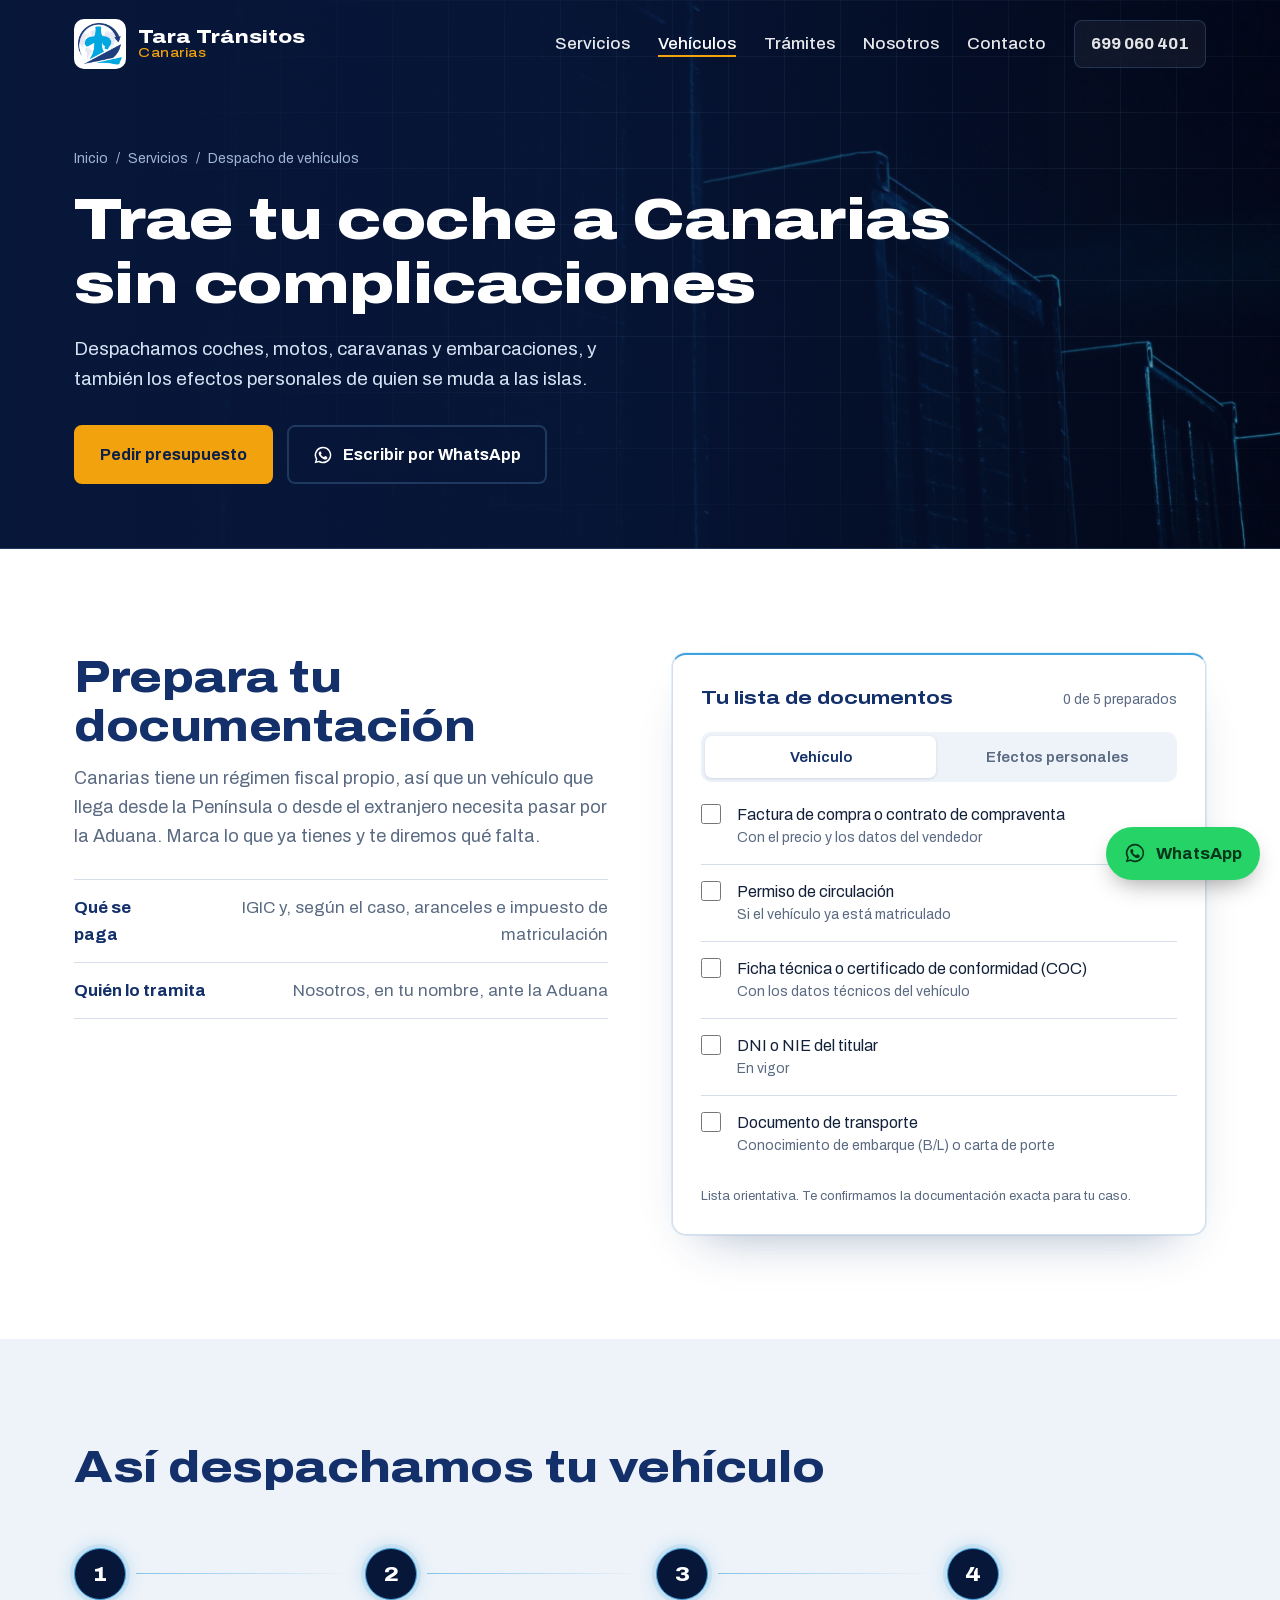
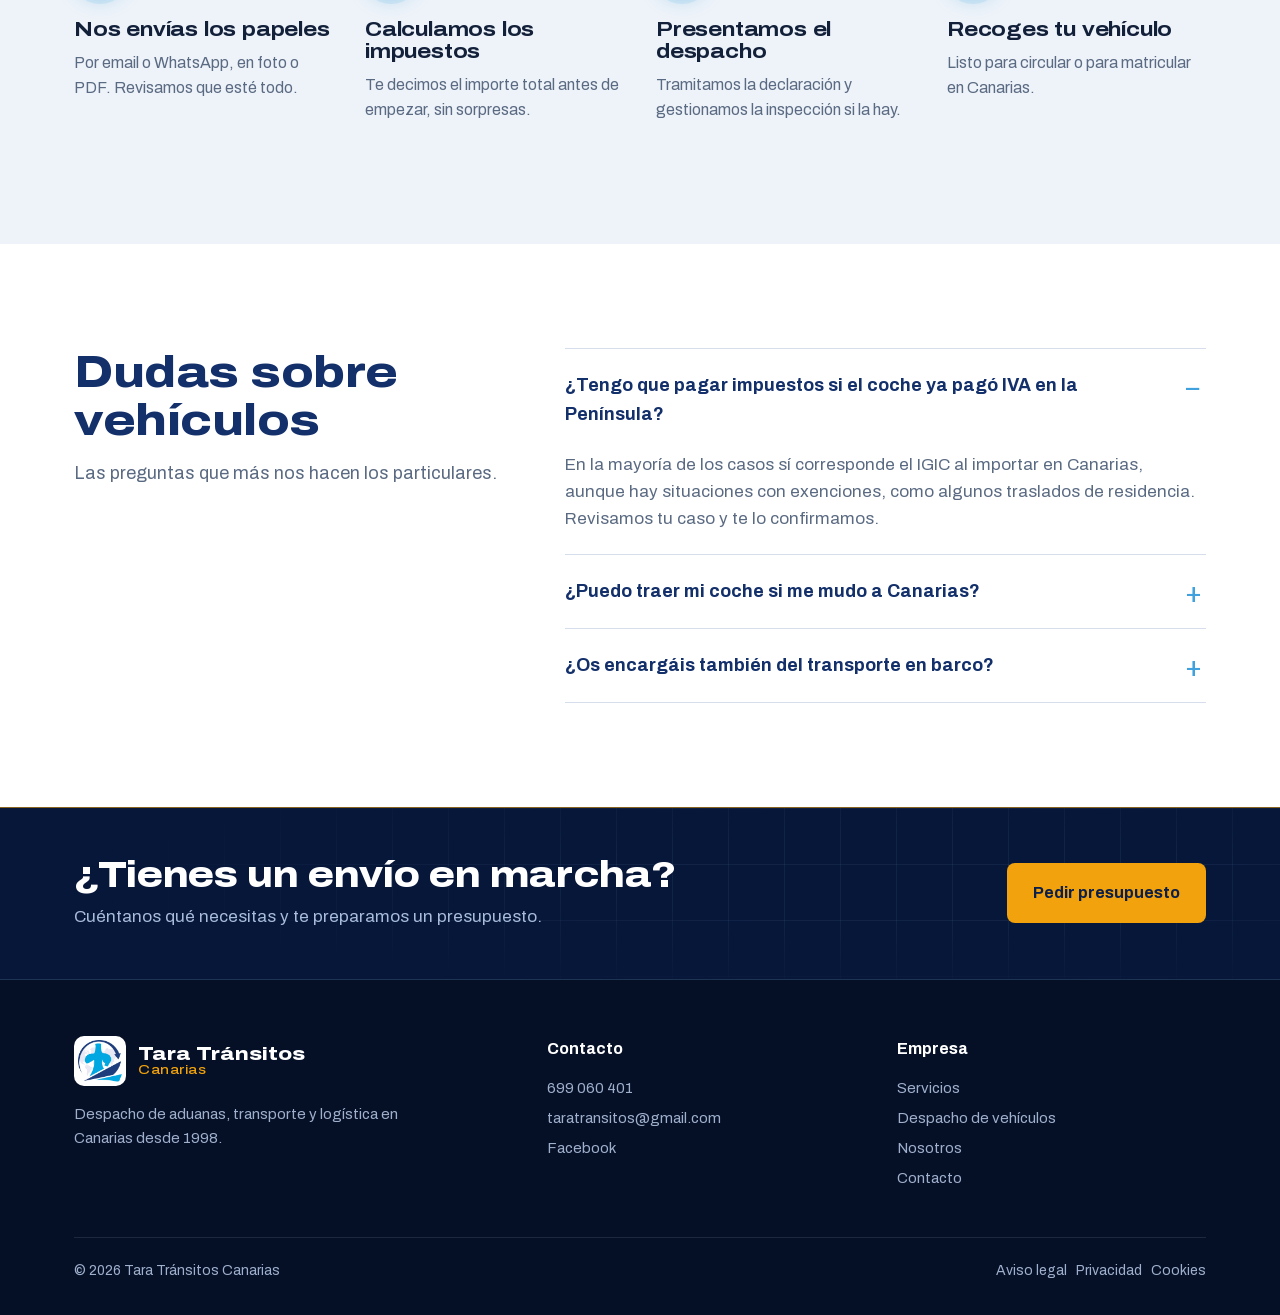
<file: despacho-vehiculos.html>
<!doctype html>
<html lang="es">
<head>
<meta charset="utf-8">
<meta name="viewport" content="width=device-width, initial-scale=1, viewport-fit=cover">
<title>Despacho de vehículos | Tara Tránsitos Canarias</title>
<meta name="description" content="Importación y exportación de vehículos y efectos personales en Canarias.">
<link rel="canonical" href="https://taratransitoscanarias.com/despacho-vehiculos.html">
<meta property="og:type" content="website">
<meta property="og:locale" content="es_ES">
<meta property="og:title" content="Despacho de vehículos | Tara Tránsitos Canarias">
<meta property="og:description" content="Importación y exportación de vehículos y efectos personales en Canarias.">
<meta property="og:url" content="https://taratransitoscanarias.com/despacho-vehiculos.html">
<meta property="og:image" content="https://taratransitoscanarias.com/img/portada.jpg">
<link rel="preload" href="/fonts/archivo-latin.woff2" as="font" type="font/woff2" crossorigin>
<link rel="stylesheet" href="/estilos.css">
<link rel="icon" href="/img/logo.png" type="image/png">
<link rel="apple-touch-icon" href="/img/logo.png">
</head>
<body>
<header class="top">
  <div class="wrap">
    <a class="brand" href="/">
      <img src="/img/logo.png" alt="" width="52" height="50">
      <span>Tara Tránsitos<small>Canarias</small></span>
    </a>
    <button class="menu-btn" type="button" aria-expanded="false" aria-controls="nav">
      <svg viewBox="0 0 24 24" fill="none" stroke="currentColor" stroke-width="2" aria-hidden="true"><path d="M4 7h16M4 12h16M4 17h16"/></svg>Menú
    </button>
    <nav class="nav" id="nav" aria-label="Principal">
      <a href="/servicios.html">Servicios</a>
      <a href="/despacho-vehiculos.html" aria-current="page">Vehículos</a>
      <a href="/#tramites">Trámites</a>
      <a href="/nosotros.html">Nosotros</a>
      <a href="/contacto.html">Contacto</a>
      <a class="tel" href="tel:+34699060401">699 060 401</a>
    </nav>
  </div>
</header>

<main>
<section class="page-head">
  <div class="wrap">
    <nav class="crumbs" aria-label="Ruta"><a href="/">Inicio</a><span aria-hidden="true">/</span><a href="/servicios.html">Servicios</a><span aria-hidden="true">/</span><span>Despacho de vehículos</span></nav>
    <h1>Trae tu coche a Canarias sin complicaciones</h1>
    <p>Despachamos coches, motos, caravanas y embarcaciones, y también los efectos personales de quien se muda a las islas.</p>
    <div class="ctas">
      <a class="btn btn-sun" href="/contacto.html">Pedir presupuesto</a>
      <a class="btn btn-ghost" href="https://wa.me/34699060401"><svg viewBox="0 0 24 24" fill="currentColor" aria-hidden="true"><path d="M12 2a10 10 0 0 0-8.6 15.1L2 22l5-1.3A10 10 0 1 0 12 2Zm0 18.2a8.2 8.2 0 0 1-4.2-1.2l-.3-.2-3 .8.8-2.9-.2-.3A8.2 8.2 0 1 1 12 20.2Zm4.5-6.1c-.2-.1-1.5-.7-1.7-.8-.2-.1-.4-.1-.6.1l-.8 1c-.1.2-.3.2-.5.1a6.7 6.7 0 0 1-3.3-2.9c-.3-.4.2-.4.7-1.3.1-.2 0-.3 0-.4l-.8-1.8c-.2-.5-.4-.4-.6-.4h-.5a1 1 0 0 0-.7.3 3 3 0 0 0-.9 2.2 5.1 5.1 0 0 0 1.1 2.7 11.6 11.6 0 0 0 4.4 3.9c1.6.7 2.3.8 3.1.6.5-.1 1.5-.6 1.7-1.2.2-.6.2-1.1.1-1.2l-.7-.3Z"/></svg>Escribir por WhatsApp</a>
    </div>
  </div>
</section>

<section class="block">
  <div class="wrap docs-grid">
    <div class="side-copy">
      <h2>Prepara tu documentación</h2>
      <p class="lead">Canarias tiene un régimen fiscal propio, así que un vehículo que llega desde la Península o desde el extranjero necesita pasar por la Aduana. Marca lo que ya tienes y te diremos qué falta.</p>
      <dl class="costs">
        <div><dt>Qué se paga</dt><dd>IGIC y, según el caso, aranceles e impuesto de matriculación</dd></div>
        <div><dt>Quién lo tramita</dt><dd>Nosotros, en tu nombre, ante la Aduana</dd></div>
      </dl>
    </div>

    <div class="docsheet">
      <div class="docsheet-head">
        <strong>Tu lista de documentos</strong>
        <output aria-live="polite"></output>
      </div>
      <div class="tabs" role="tablist">
        <button type="button" role="tab" aria-selected="true" aria-controls="lista-veh">Vehículo</button>
        <button type="button" role="tab" aria-selected="false" aria-controls="lista-efe">Efectos personales</button>
      </div>
      <ul class="doclist" id="lista-veh">
            <li><label for="v0"><input type="checkbox" id="v0"><span>Factura de compra o contrato de compraventa<small>Con el precio y los datos del vendedor</small></span></label></li>
            <li><label for="v1"><input type="checkbox" id="v1"><span>Permiso de circulación<small>Si el vehículo ya está matriculado</small></span></label></li>
            <li><label for="v2"><input type="checkbox" id="v2"><span>Ficha técnica o certificado de conformidad (COC)<small>Con los datos técnicos del vehículo</small></span></label></li>
            <li><label for="v3"><input type="checkbox" id="v3"><span>DNI o NIE del titular<small>En vigor</small></span></label></li>
            <li><label for="v4"><input type="checkbox" id="v4"><span>Documento de transporte<small>Conocimiento de embarque (B/L) o carta de porte</small></span></label></li>
      </ul>
      <ul class="doclist" id="lista-efe" hidden>
            <li><label for="f0"><input type="checkbox" id="f0"><span>Inventario de los bienes<small>Lista de lo que envías, con valor aproximado</small></span></label></li>
            <li><label for="f1"><input type="checkbox" id="f1"><span>Certificado de empadronamiento<small>En tu nueva residencia en Canarias</small></span></label></li>
            <li><label for="f2"><input type="checkbox" id="f2"><span>Certificado de baja de residencia<small>Del lugar del que te trasladas</small></span></label></li>
            <li><label for="f3"><input type="checkbox" id="f3"><span>DNI, NIE o pasaporte<small>En vigor</small></span></label></li>
            <li><label for="f4"><input type="checkbox" id="f4"><span>Documento de transporte<small>Conocimiento de embarque (B/L) o carta de porte</small></span></label></li>
      </ul>
      <p class="docsheet-note">Lista orientativa. Te confirmamos la documentación exacta para tu caso.</p>
    </div>
  </div>
</section>

<section class="block permits">
  <div class="wrap">
    <h2>Así despachamos tu vehículo</h2>
    <ol class="process">
      <li><h3>Nos envías los papeles</h3><p>Por email o WhatsApp, en foto o PDF. Revisamos que esté todo.</p></li>
      <li><h3>Calculamos los impuestos</h3><p>Te decimos el importe total antes de empezar, sin sorpresas.</p></li>
      <li><h3>Presentamos el despacho</h3><p>Tramitamos la declaración y gestionamos la inspección si la hay.</p></li>
      <li><h3>Recoges tu vehículo</h3><p>Listo para circular o para matricular en Canarias.</p></li>
    </ol>
  </div>
</section>

<section class="block faq" style="background:var(--white)">
  <div class="wrap">
    <div>
      <h2>Dudas sobre vehículos</h2>
      <p class="lead">Las preguntas que más nos hacen los particulares.</p>
    </div>
    <div>
      <details open>
        <summary>¿Tengo que pagar impuestos si el coche ya pagó IVA en la Península?</summary>
        <p>En la mayoría de los casos sí corresponde el IGIC al importar en Canarias, aunque hay situaciones con exenciones, como algunos traslados de residencia. Revisamos tu caso y te lo confirmamos.</p>
      </details>
      <details>
        <summary>¿Puedo traer mi coche si me mudo a Canarias?</summary>
        <p>Sí. Si trasladas tu residencia, el vehículo puede entrar como efecto personal, cumpliendo ciertos requisitos de antigüedad y uso. Te ayudamos a reunir la documentación.</p>
      </details>
      <details>
        <summary>¿Os encargáis también del transporte en barco?</summary>
        <p>Sí. Podemos coordinar el envío desde la Península o desde otros países, además del despacho.</p>
      </details>
    </div>
  </div>
</section>

<section class="cta-band">
  <div class="wrap">
    <div>
      <h2>¿Tienes un envío en marcha?</h2>
      <p>Cuéntanos qué necesitas y te preparamos un presupuesto.</p>
    </div>
    <a class="btn" href="/contacto.html">Pedir presupuesto</a>
  </div>
</section>
</main>
<footer>
  <div class="wrap">
    <div class="cols">
      <div>
        <a class="brand" href="/" style="color:#fff">
          <img src="/img/logo.png" alt="" width="52" height="50">
          <span>Tara Tránsitos<small>Canarias</small></span>
        </a>
        <p style="margin-top:16px;max-width:36ch">Despacho de aduanas, transporte y logística en Canarias desde 1998.</p>
      </div>
      <div>
        <h4>Contacto</h4>
        <ul>
          <li><a href="tel:+34699060401">699 060 401</a></li>
          <li><a href="mailto:taratransitos@gmail.com">taratransitos@gmail.com</a></li>
          <li><a href="https://www.facebook.com/juancarlosmayra/">Facebook</a></li>
        </ul>
      </div>
      <div>
        <h4>Empresa</h4>
        <ul>
          <li><a href="/servicios.html">Servicios</a></li>
          <li><a href="/despacho-vehiculos.html">Despacho de vehículos</a></li>
          <li><a href="/nosotros.html">Nosotros</a></li>
          <li><a href="/contacto.html">Contacto</a></li>
        </ul>
      </div>
    </div>
    <div class="legal">
      <span>© 2026 Tara Tránsitos Canarias</span>
      <span><a href="/aviso-legal.html">Aviso legal</a> &nbsp; <a href="/privacidad.html">Privacidad</a> &nbsp; <a href="/cookies.html">Cookies</a></span>
    </div>
  </div>
</footer>

<a class="wa" href="https://wa.me/34699060401" aria-label="Escribir por WhatsApp">
  <svg viewBox="0 0 24 24" fill="currentColor" aria-hidden="true"><path d="M12 2a10 10 0 0 0-8.6 15.1L2 22l5-1.3A10 10 0 1 0 12 2Zm0 18.2a8.2 8.2 0 0 1-4.2-1.2l-.3-.2-3 .8.8-2.9-.2-.3A8.2 8.2 0 1 1 12 20.2Zm4.5-6.1c-.2-.1-1.5-.7-1.7-.8-.2-.1-.4-.1-.6.1l-.8 1c-.1.2-.3.2-.5.1a6.7 6.7 0 0 1-3.3-2.9c-.3-.4.2-.4.7-1.3.1-.2 0-.3 0-.4l-.8-1.8c-.2-.5-.4-.4-.6-.4h-.5a1 1 0 0 0-.7.3 3 3 0 0 0-.9 2.2 5.1 5.1 0 0 0 1.1 2.7 11.6 11.6 0 0 0 4.4 3.9c1.6.7 2.3.8 3.1.6.5-.1 1.5-.6 1.7-1.2.2-.6.2-1.1.1-1.2l-.7-.3Z"/></svg>
  <span>WhatsApp</span>
</a>
<script src="/app.js"></script>

</body>
</html>
</file>
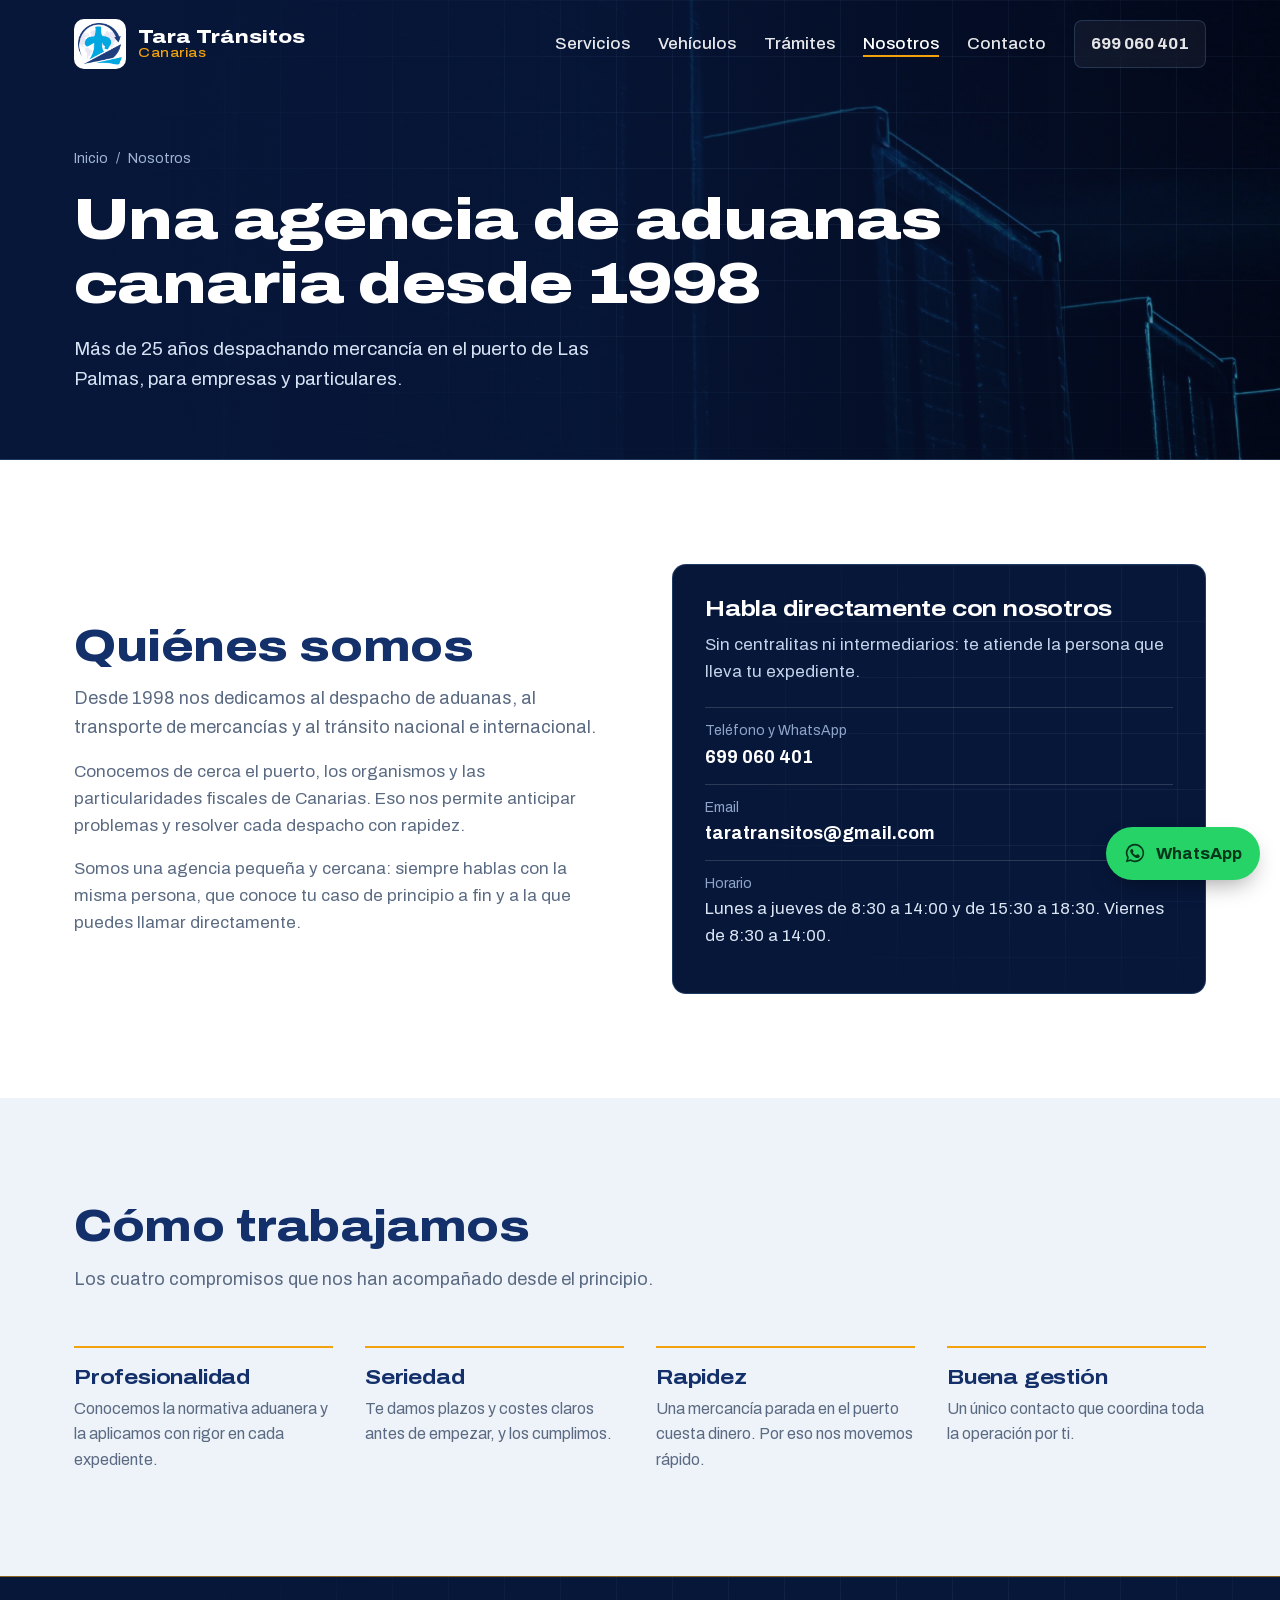
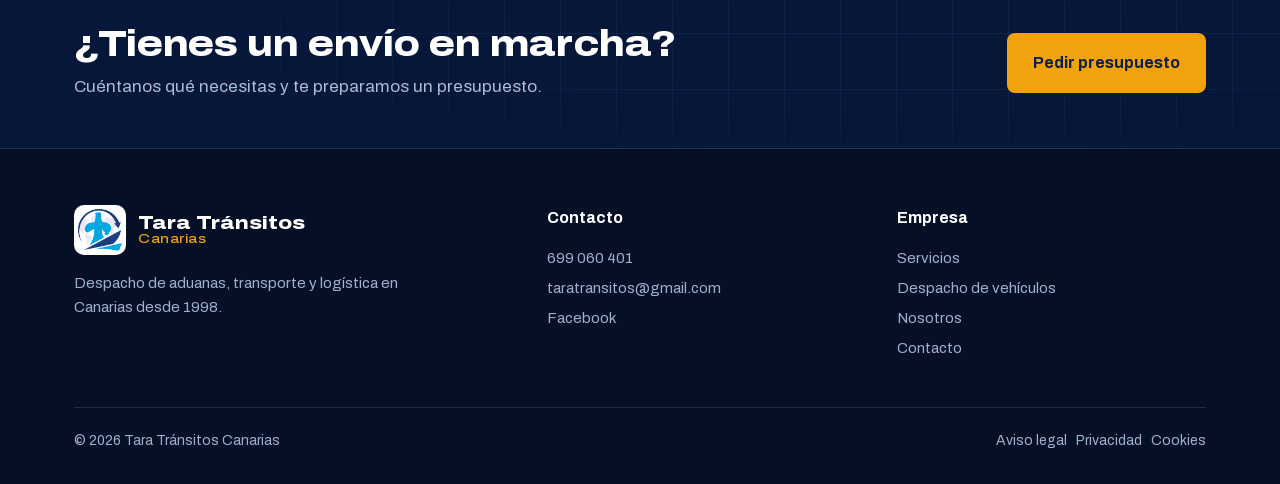
<file: nosotros.html>
<!doctype html>
<html lang="es">
<head>
<meta charset="utf-8">
<meta name="viewport" content="width=device-width, initial-scale=1, viewport-fit=cover">
<title>Nosotros | Tara Tránsitos Canarias</title>
<meta name="description" content="Agencia de aduanas en Las Palmas de Gran Canaria desde 1998.">
<link rel="canonical" href="https://taratransitoscanarias.com/nosotros.html">
<meta property="og:type" content="website">
<meta property="og:locale" content="es_ES">
<meta property="og:title" content="Nosotros | Tara Tránsitos Canarias">
<meta property="og:description" content="Agencia de aduanas en Las Palmas de Gran Canaria desde 1998.">
<meta property="og:url" content="https://taratransitoscanarias.com/nosotros.html">
<meta property="og:image" content="https://taratransitoscanarias.com/img/portada.jpg">
<link rel="preload" href="/fonts/archivo-latin.woff2" as="font" type="font/woff2" crossorigin>
<link rel="stylesheet" href="/estilos.css">
<link rel="icon" href="/img/logo.png" type="image/png">
<link rel="apple-touch-icon" href="/img/logo.png">
</head>
<body>
<header class="top">
  <div class="wrap">
    <a class="brand" href="/">
      <img src="/img/logo.png" alt="" width="52" height="50">
      <span>Tara Tránsitos<small>Canarias</small></span>
    </a>
    <button class="menu-btn" type="button" aria-expanded="false" aria-controls="nav">
      <svg viewBox="0 0 24 24" fill="none" stroke="currentColor" stroke-width="2" aria-hidden="true"><path d="M4 7h16M4 12h16M4 17h16"/></svg>Menú
    </button>
    <nav class="nav" id="nav" aria-label="Principal">
      <a href="/servicios.html">Servicios</a>
      <a href="/despacho-vehiculos.html">Vehículos</a>
      <a href="/#tramites">Trámites</a>
      <a href="/nosotros.html" aria-current="page">Nosotros</a>
      <a href="/contacto.html">Contacto</a>
      <a class="tel" href="tel:+34699060401">699 060 401</a>
    </nav>
  </div>
</header>

<main>
<section class="page-head">
  <div class="wrap">
    <nav class="crumbs" aria-label="Ruta"><a href="/">Inicio</a><span aria-hidden="true">/</span><span>Nosotros</span></nav>
    <h1>Una agencia de aduanas canaria desde 1998</h1>
    <p>Más de 25 años despachando mercancía en el puerto de Las Palmas, para empresas y particulares.</p>
  </div>
</section>

<section class="block">
  <div class="wrap split">
    <div class="text">
      <h2>Quiénes somos</h2>
      <p class="lead">Desde 1998 nos dedicamos al despacho de aduanas, al transporte de mercancías y al tránsito nacional e internacional.</p>
      <p>Conocemos de cerca el puerto, los organismos y las particularidades fiscales de Canarias. Eso nos permite anticipar problemas y resolver cada despacho con rapidez.</p>
      <p>Somos una agencia pequeña y cercana: siempre hablas con la misma persona, que conoce tu caso de principio a fin y a la que puedes llamar directamente.</p>
    </div>
    <aside class="direct">
      <h3>Habla directamente con nosotros</h3>
      <p>Sin centralitas ni intermediarios: te atiende la persona que lleva tu expediente.</p>
      <ul>
        <li><small>Teléfono y WhatsApp</small><a href="tel:+34699060401">699 060 401</a></li>
        <li><small>Email</small><a href="mailto:taratransitos@gmail.com">taratransitos@gmail.com</a></li>
        <li><small>Horario</small><span>Lunes a jueves de 8:30 a 14:00 y de 15:30 a 18:30. Viernes de 8:30 a 14:00.</span></li>
      </ul>
    </aside>
  </div>
</section>

<section class="block permits">
  <div class="wrap">
    <h2>Cómo trabajamos</h2>
    <p class="lead">Los cuatro compromisos que nos han acompañado desde el principio.</p>
    <div class="values">
      <div><h3>Profesionalidad</h3><p>Conocemos la normativa aduanera y la aplicamos con rigor en cada expediente.</p></div>
      <div><h3>Seriedad</h3><p>Te damos plazos y costes claros antes de empezar, y los cumplimos.</p></div>
      <div><h3>Rapidez</h3><p>Una mercancía parada en el puerto cuesta dinero. Por eso nos movemos rápido.</p></div>
      <div><h3>Buena gestión</h3><p>Un único contacto que coordina toda la operación por ti.</p></div>
    </div>
  </div>
</section>

<section class="cta-band">
  <div class="wrap">
    <div>
      <h2>¿Tienes un envío en marcha?</h2>
      <p>Cuéntanos qué necesitas y te preparamos un presupuesto.</p>
    </div>
    <a class="btn" href="/contacto.html">Pedir presupuesto</a>
  </div>
</section>
</main>
<footer>
  <div class="wrap">
    <div class="cols">
      <div>
        <a class="brand" href="/" style="color:#fff">
          <img src="/img/logo.png" alt="" width="52" height="50">
          <span>Tara Tránsitos<small>Canarias</small></span>
        </a>
        <p style="margin-top:16px;max-width:36ch">Despacho de aduanas, transporte y logística en Canarias desde 1998.</p>
      </div>
      <div>
        <h4>Contacto</h4>
        <ul>
          <li><a href="tel:+34699060401">699 060 401</a></li>
          <li><a href="mailto:taratransitos@gmail.com">taratransitos@gmail.com</a></li>
          <li><a href="https://www.facebook.com/juancarlosmayra/">Facebook</a></li>
        </ul>
      </div>
      <div>
        <h4>Empresa</h4>
        <ul>
          <li><a href="/servicios.html">Servicios</a></li>
          <li><a href="/despacho-vehiculos.html">Despacho de vehículos</a></li>
          <li><a href="/nosotros.html">Nosotros</a></li>
          <li><a href="/contacto.html">Contacto</a></li>
        </ul>
      </div>
    </div>
    <div class="legal">
      <span>© 2026 Tara Tránsitos Canarias</span>
      <span><a href="/aviso-legal.html">Aviso legal</a> &nbsp; <a href="/privacidad.html">Privacidad</a> &nbsp; <a href="/cookies.html">Cookies</a></span>
    </div>
  </div>
</footer>

<a class="wa" href="https://wa.me/34699060401" aria-label="Escribir por WhatsApp">
  <svg viewBox="0 0 24 24" fill="currentColor" aria-hidden="true"><path d="M12 2a10 10 0 0 0-8.6 15.1L2 22l5-1.3A10 10 0 1 0 12 2Zm0 18.2a8.2 8.2 0 0 1-4.2-1.2l-.3-.2-3 .8.8-2.9-.2-.3A8.2 8.2 0 1 1 12 20.2Zm4.5-6.1c-.2-.1-1.5-.7-1.7-.8-.2-.1-.4-.1-.6.1l-.8 1c-.1.2-.3.2-.5.1a6.7 6.7 0 0 1-3.3-2.9c-.3-.4.2-.4.7-1.3.1-.2 0-.3 0-.4l-.8-1.8c-.2-.5-.4-.4-.6-.4h-.5a1 1 0 0 0-.7.3 3 3 0 0 0-.9 2.2 5.1 5.1 0 0 0 1.1 2.7 11.6 11.6 0 0 0 4.4 3.9c1.6.7 2.3.8 3.1.6.5-.1 1.5-.6 1.7-1.2.2-.6.2-1.1.1-1.2l-.7-.3Z"/></svg>
  <span>WhatsApp</span>
</a>
<script src="/app.js"></script>

</body>
</html>
</file>
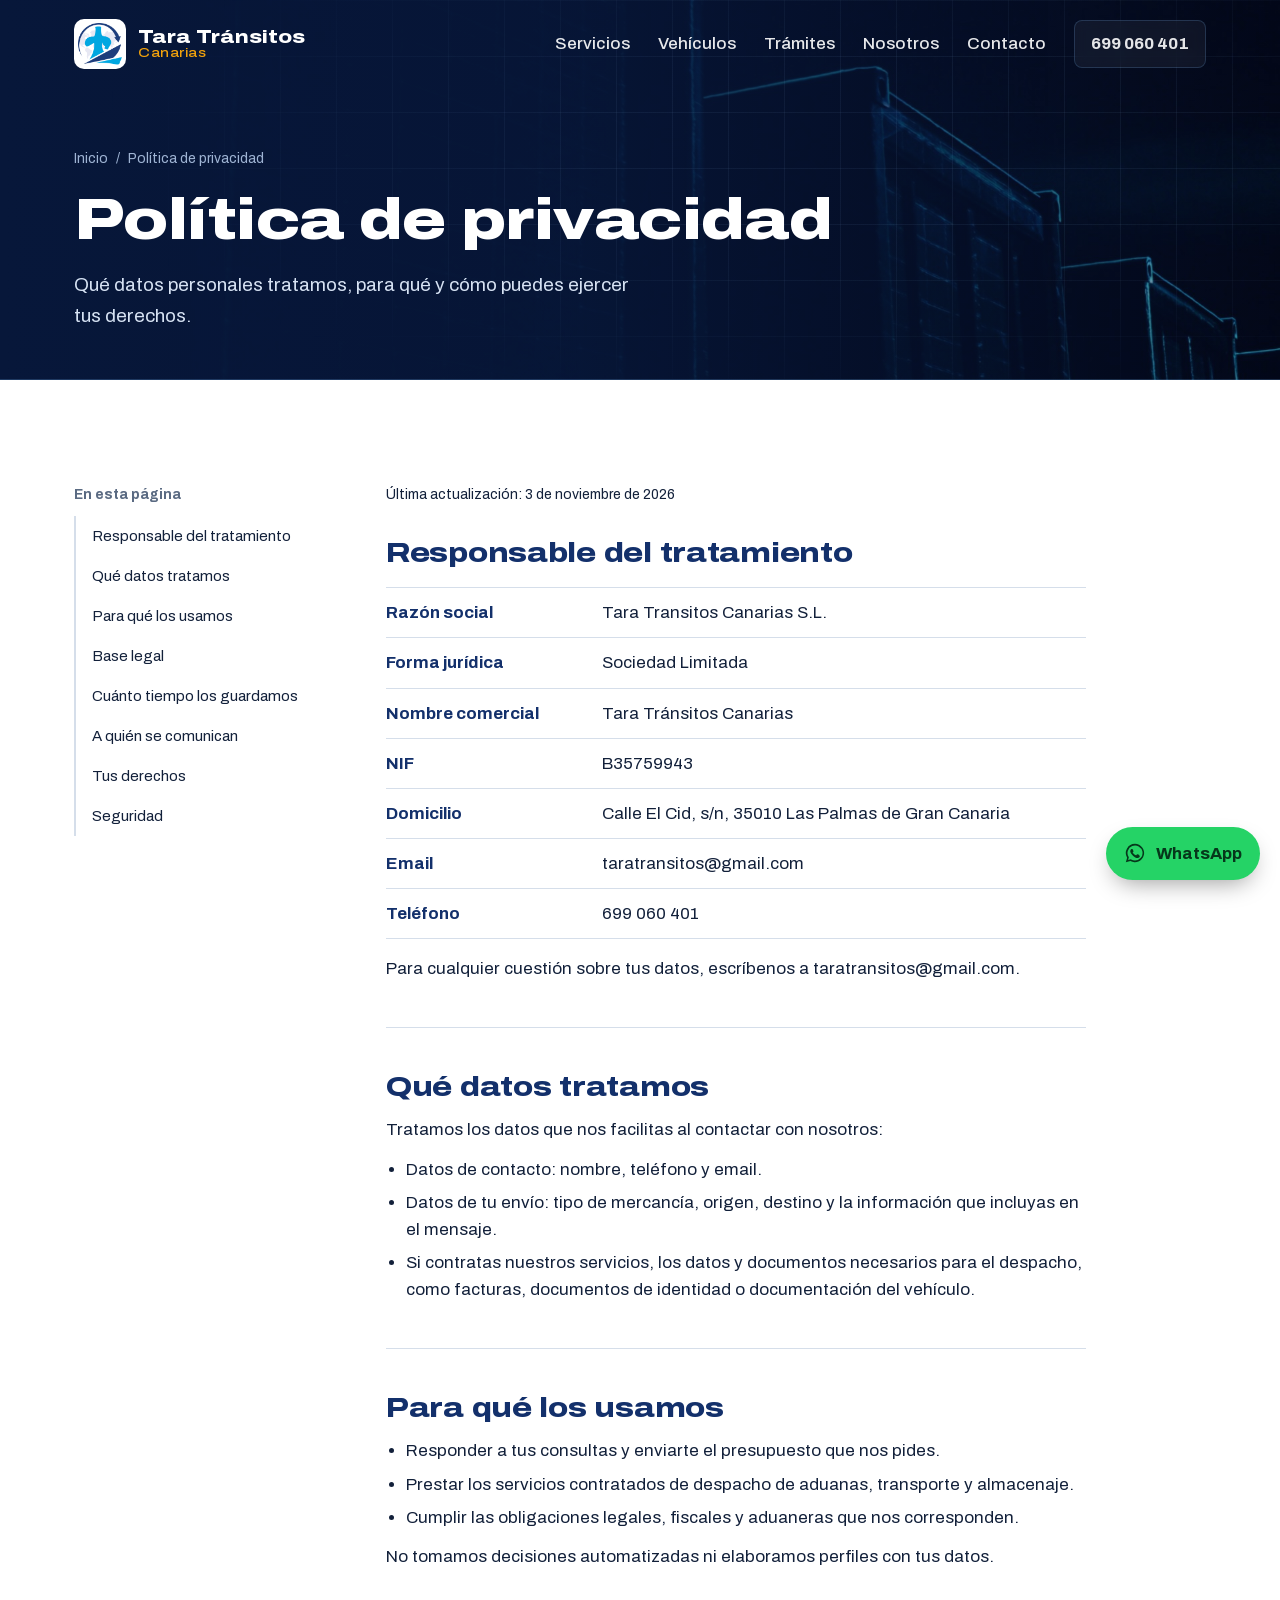
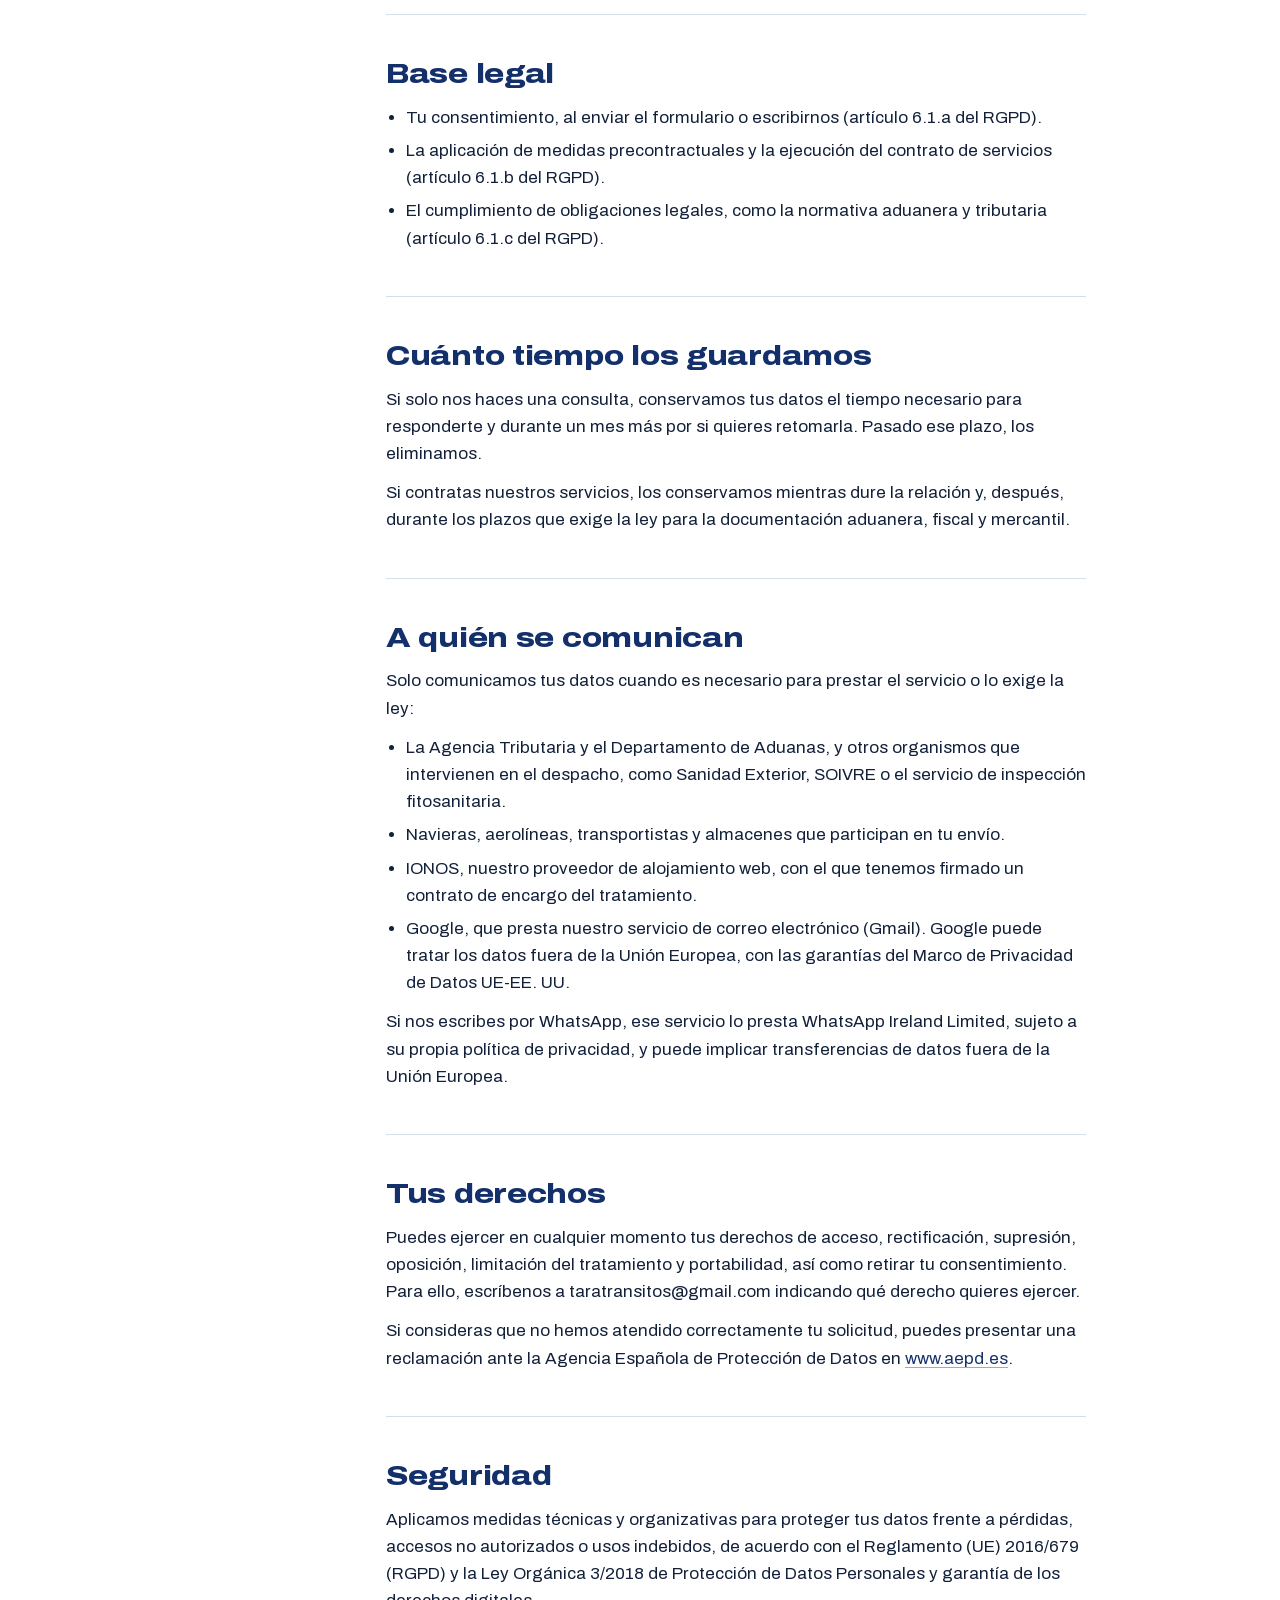
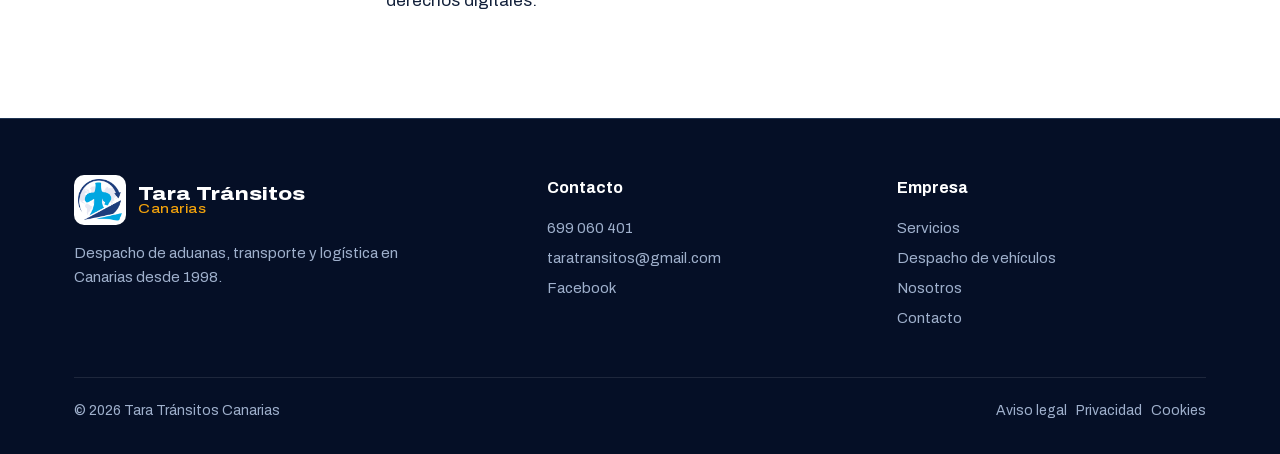
<file: privacidad.html>
<!doctype html>
<html lang="es">
<head>
<meta charset="utf-8">
<meta name="viewport" content="width=device-width, initial-scale=1, viewport-fit=cover">
<title>Política de privacidad | Tara Tránsitos Canarias</title>
<meta name="description" content="Política de privacidad de Tara Tránsitos Canarias.">
<link rel="canonical" href="https://taratransitoscanarias.com/privacidad.html">
<meta property="og:type" content="website">
<meta property="og:locale" content="es_ES">
<meta property="og:title" content="Política de privacidad | Tara Tránsitos Canarias">
<meta property="og:description" content="Política de privacidad de Tara Tránsitos Canarias.">
<meta property="og:url" content="https://taratransitoscanarias.com/privacidad.html">
<meta property="og:image" content="https://taratransitoscanarias.com/img/portada.jpg">
<link rel="preload" href="/fonts/archivo-latin.woff2" as="font" type="font/woff2" crossorigin>
<link rel="stylesheet" href="/estilos.css">
<link rel="icon" href="/img/logo.png" type="image/png">
<link rel="apple-touch-icon" href="/img/logo.png">
</head>
<body>
<header class="top">
  <div class="wrap">
    <a class="brand" href="/">
      <img src="/img/logo.png" alt="" width="52" height="50">
      <span>Tara Tránsitos<small>Canarias</small></span>
    </a>
    <button class="menu-btn" type="button" aria-expanded="false" aria-controls="nav">
      <svg viewBox="0 0 24 24" fill="none" stroke="currentColor" stroke-width="2" aria-hidden="true"><path d="M4 7h16M4 12h16M4 17h16"/></svg>Menú
    </button>
    <nav class="nav" id="nav" aria-label="Principal">
      <a href="/servicios.html">Servicios</a>
      <a href="/despacho-vehiculos.html">Vehículos</a>
      <a href="/#tramites">Trámites</a>
      <a href="/nosotros.html">Nosotros</a>
      <a href="/contacto.html">Contacto</a>
      <a class="tel" href="tel:+34699060401">699 060 401</a>
    </nav>
  </div>
</header>

<main>
<section class="page-head page-head-sm">
  <div class="wrap">
    <nav class="crumbs" aria-label="Ruta"><a href="/">Inicio</a><span aria-hidden="true">/</span><span>Política de privacidad</span></nav>
    <h1>Política de privacidad</h1>
    <p>Qué datos personales tratamos, para qué y cómo puedes ejercer tus derechos.</p>
  </div>
</section>

<section class="block">
  <div class="wrap with-aside">
    <aside class="aside">
      <p>En esta página</p>
      <ul><li><a href="#responsable">Responsable del tratamiento</a></li><li><a href="#datos">Qué datos tratamos</a></li><li><a href="#finalidad">Para qué los usamos</a></li><li><a href="#legitimacion">Base legal</a></li><li><a href="#conservacion">Cuánto tiempo los guardamos</a></li><li><a href="#destinatarios">A quién se comunican</a></li><li><a href="#derechos">Tus derechos</a></li><li><a href="#seguridad">Seguridad</a></li></ul>
    </aside>
    <article class="legal-text">
      <p class="updated">Última actualización: 3 de noviembre de 2026</p>
<section id="responsable"><h2>Responsable del tratamiento</h2><dl class="data">
  <div><dt>Razón social</dt><dd>Tara Transitos Canarias S.L.</dd></div>
  <div><dt>Forma jurídica</dt><dd>Sociedad Limitada</dd></div>
  <div><dt>Nombre comercial</dt><dd>Tara Tránsitos Canarias</dd></div>
  <div><dt>NIF</dt><dd>B35759943</dd></div>
  <div><dt>Domicilio</dt><dd>Calle El Cid, s/n, 35010 Las Palmas de Gran Canaria</dd></div>
  <div><dt>Email</dt><dd>taratransitos@gmail.com</dd></div>
  <div><dt>Teléfono</dt><dd>699 060 401</dd></div>
</dl><p>Para cualquier cuestión sobre tus datos, escríbenos a taratransitos@gmail.com.</p></section>
<section id="datos"><h2>Qué datos tratamos</h2><p>Tratamos los datos que nos facilitas al contactar con nosotros:</p><ul><li>Datos de contacto: nombre, teléfono y email.</li><li>Datos de tu envío: tipo de mercancía, origen, destino y la información que incluyas en el mensaje.</li><li>Si contratas nuestros servicios, los datos y documentos necesarios para el despacho, como facturas, documentos de identidad o documentación del vehículo.</li></ul></section>
<section id="finalidad"><h2>Para qué los usamos</h2><ul><li>Responder a tus consultas y enviarte el presupuesto que nos pides.</li><li>Prestar los servicios contratados de despacho de aduanas, transporte y almacenaje.</li><li>Cumplir las obligaciones legales, fiscales y aduaneras que nos corresponden.</li></ul><p>No tomamos decisiones automatizadas ni elaboramos perfiles con tus datos.</p></section>
<section id="legitimacion"><h2>Base legal</h2><ul><li>Tu consentimiento, al enviar el formulario o escribirnos (artículo 6.1.a del RGPD).</li><li>La aplicación de medidas precontractuales y la ejecución del contrato de servicios (artículo 6.1.b del RGPD).</li><li>El cumplimiento de obligaciones legales, como la normativa aduanera y tributaria (artículo 6.1.c del RGPD).</li></ul></section>
<section id="conservacion"><h2>Cuánto tiempo los guardamos</h2><p>Si solo nos haces una consulta, conservamos tus datos el tiempo necesario para responderte y durante un mes más por si quieres retomarla. Pasado ese plazo, los eliminamos.</p><p>Si contratas nuestros servicios, los conservamos mientras dure la relación y, después, durante los plazos que exige la ley para la documentación aduanera, fiscal y mercantil.</p></section>
<section id="destinatarios"><h2>A quién se comunican</h2><p>Solo comunicamos tus datos cuando es necesario para prestar el servicio o lo exige la ley:</p><ul><li>La Agencia Tributaria y el Departamento de Aduanas, y otros organismos que intervienen en el despacho, como Sanidad Exterior, SOIVRE o el servicio de inspección fitosanitaria.</li><li>Navieras, aerolíneas, transportistas y almacenes que participan en tu envío.</li><li>IONOS, nuestro proveedor de alojamiento web, con el que tenemos firmado un contrato de encargo del tratamiento.</li><li>Google, que presta nuestro servicio de correo electrónico (Gmail). Google puede tratar los datos fuera de la Unión Europea, con las garantías del Marco de Privacidad de Datos UE-EE. UU.</li></ul><p>Si nos escribes por WhatsApp, ese servicio lo presta WhatsApp Ireland Limited, sujeto a su propia política de privacidad, y puede implicar transferencias de datos fuera de la Unión Europea.</p></section>
<section id="derechos"><h2>Tus derechos</h2><p>Puedes ejercer en cualquier momento tus derechos de acceso, rectificación, supresión, oposición, limitación del tratamiento y portabilidad, así como retirar tu consentimiento. Para ello, escríbenos a taratransitos@gmail.com indicando qué derecho quieres ejercer.</p><p>Si consideras que no hemos atendido correctamente tu solicitud, puedes presentar una reclamación ante la Agencia Española de Protección de Datos en <a href="https://www.aepd.es">www.aepd.es</a>.</p></section>
<section id="seguridad"><h2>Seguridad</h2><p>Aplicamos medidas técnicas y organizativas para proteger tus datos frente a pérdidas, accesos no autorizados o usos indebidos, de acuerdo con el Reglamento (UE) 2016/679 (RGPD) y la Ley Orgánica 3/2018 de Protección de Datos Personales y garantía de los derechos digitales.</p></section>
    </article>
  </div>
</section>
</main>
<footer>
  <div class="wrap">
    <div class="cols">
      <div>
        <a class="brand" href="/" style="color:#fff">
          <img src="/img/logo.png" alt="" width="52" height="50">
          <span>Tara Tránsitos<small>Canarias</small></span>
        </a>
        <p style="margin-top:16px;max-width:36ch">Despacho de aduanas, transporte y logística en Canarias desde 1998.</p>
      </div>
      <div>
        <h4>Contacto</h4>
        <ul>
          <li><a href="tel:+34699060401">699 060 401</a></li>
          <li><a href="mailto:taratransitos@gmail.com">taratransitos@gmail.com</a></li>
          <li><a href="https://www.facebook.com/juancarlosmayra/">Facebook</a></li>
        </ul>
      </div>
      <div>
        <h4>Empresa</h4>
        <ul>
          <li><a href="/servicios.html">Servicios</a></li>
          <li><a href="/despacho-vehiculos.html">Despacho de vehículos</a></li>
          <li><a href="/nosotros.html">Nosotros</a></li>
          <li><a href="/contacto.html">Contacto</a></li>
        </ul>
      </div>
    </div>
    <div class="legal">
      <span>© 2026 Tara Tránsitos Canarias</span>
      <span><a href="/aviso-legal.html">Aviso legal</a> &nbsp; <a href="/privacidad.html">Privacidad</a> &nbsp; <a href="/cookies.html">Cookies</a></span>
    </div>
  </div>
</footer>

<a class="wa" href="https://wa.me/34699060401" aria-label="Escribir por WhatsApp">
  <svg viewBox="0 0 24 24" fill="currentColor" aria-hidden="true"><path d="M12 2a10 10 0 0 0-8.6 15.1L2 22l5-1.3A10 10 0 1 0 12 2Zm0 18.2a8.2 8.2 0 0 1-4.2-1.2l-.3-.2-3 .8.8-2.9-.2-.3A8.2 8.2 0 1 1 12 20.2Zm4.5-6.1c-.2-.1-1.5-.7-1.7-.8-.2-.1-.4-.1-.6.1l-.8 1c-.1.2-.3.2-.5.1a6.7 6.7 0 0 1-3.3-2.9c-.3-.4.2-.4.7-1.3.1-.2 0-.3 0-.4l-.8-1.8c-.2-.5-.4-.4-.6-.4h-.5a1 1 0 0 0-.7.3 3 3 0 0 0-.9 2.2 5.1 5.1 0 0 0 1.1 2.7 11.6 11.6 0 0 0 4.4 3.9c1.6.7 2.3.8 3.1.6.5-.1 1.5-.6 1.7-1.2.2-.6.2-1.1.1-1.2l-.7-.3Z"/></svg>
  <span>WhatsApp</span>
</a>
<script src="/app.js"></script>

</body>
</html>
</file>
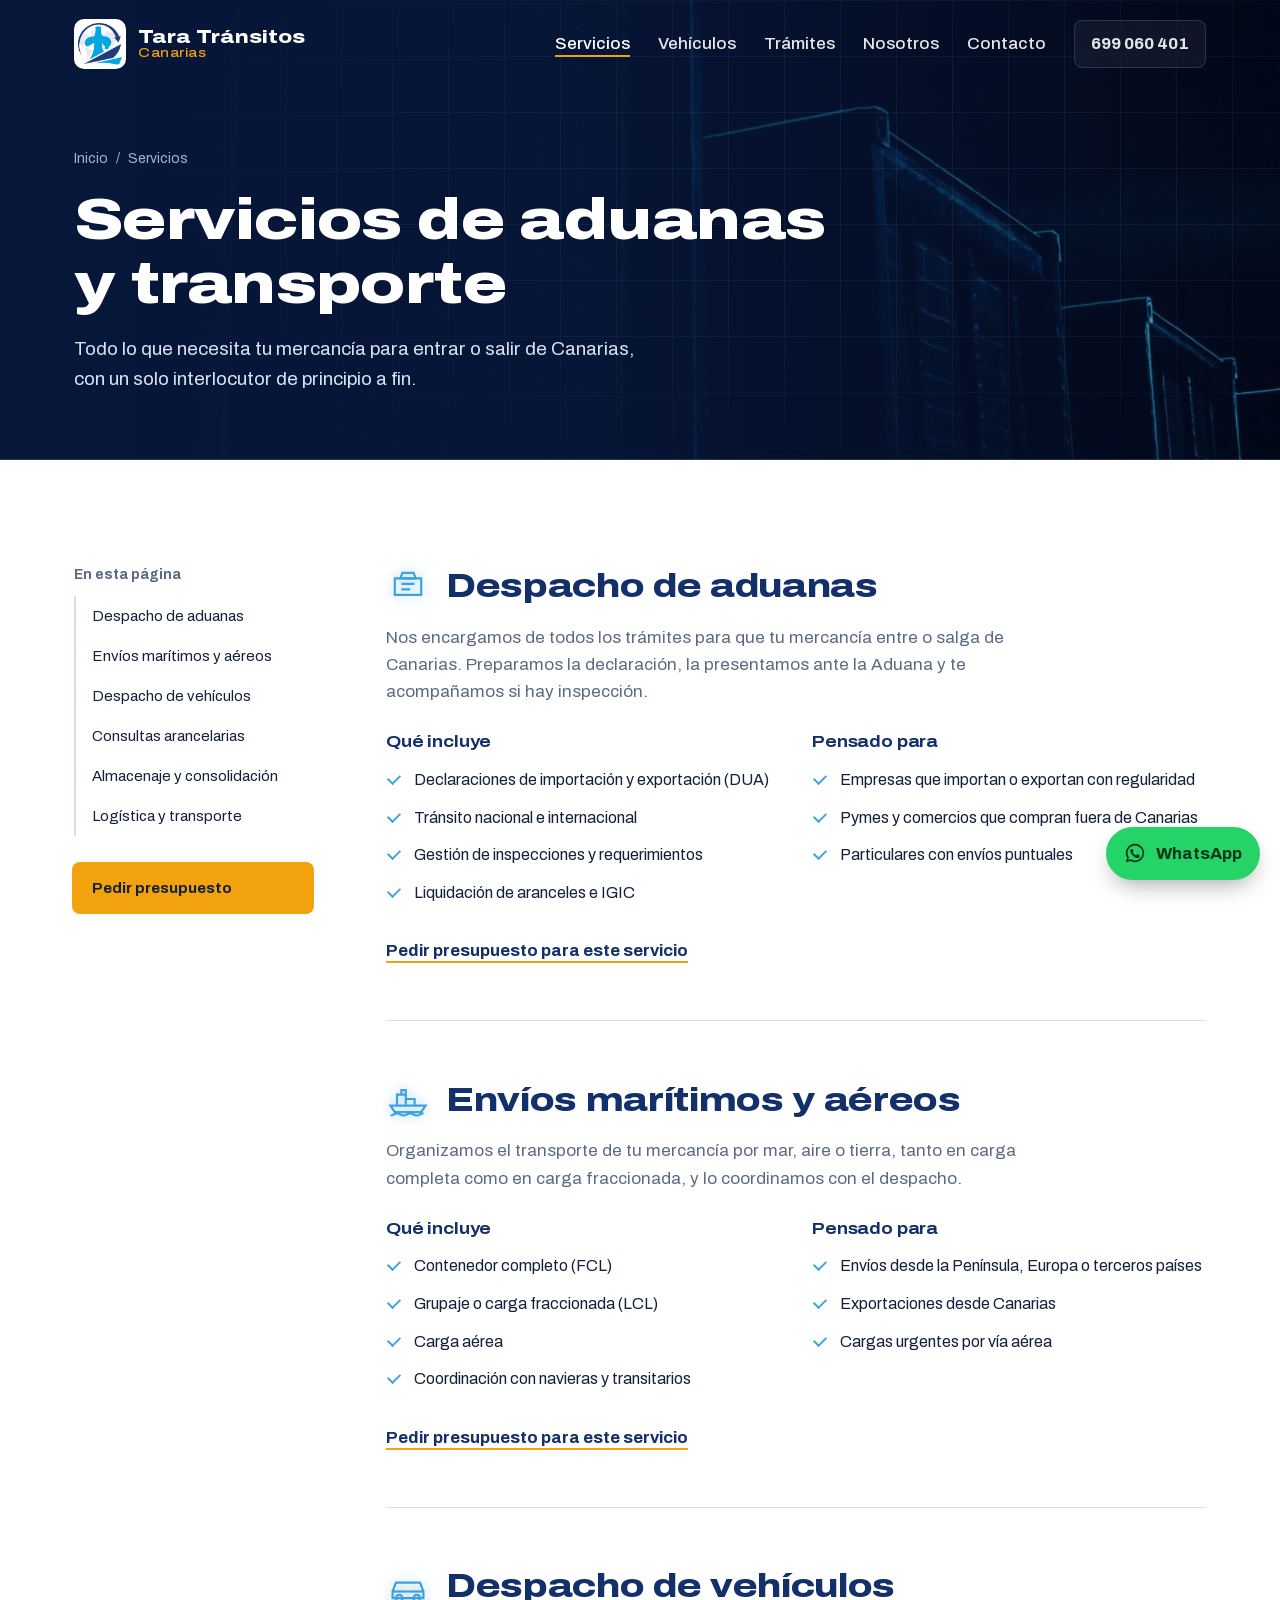
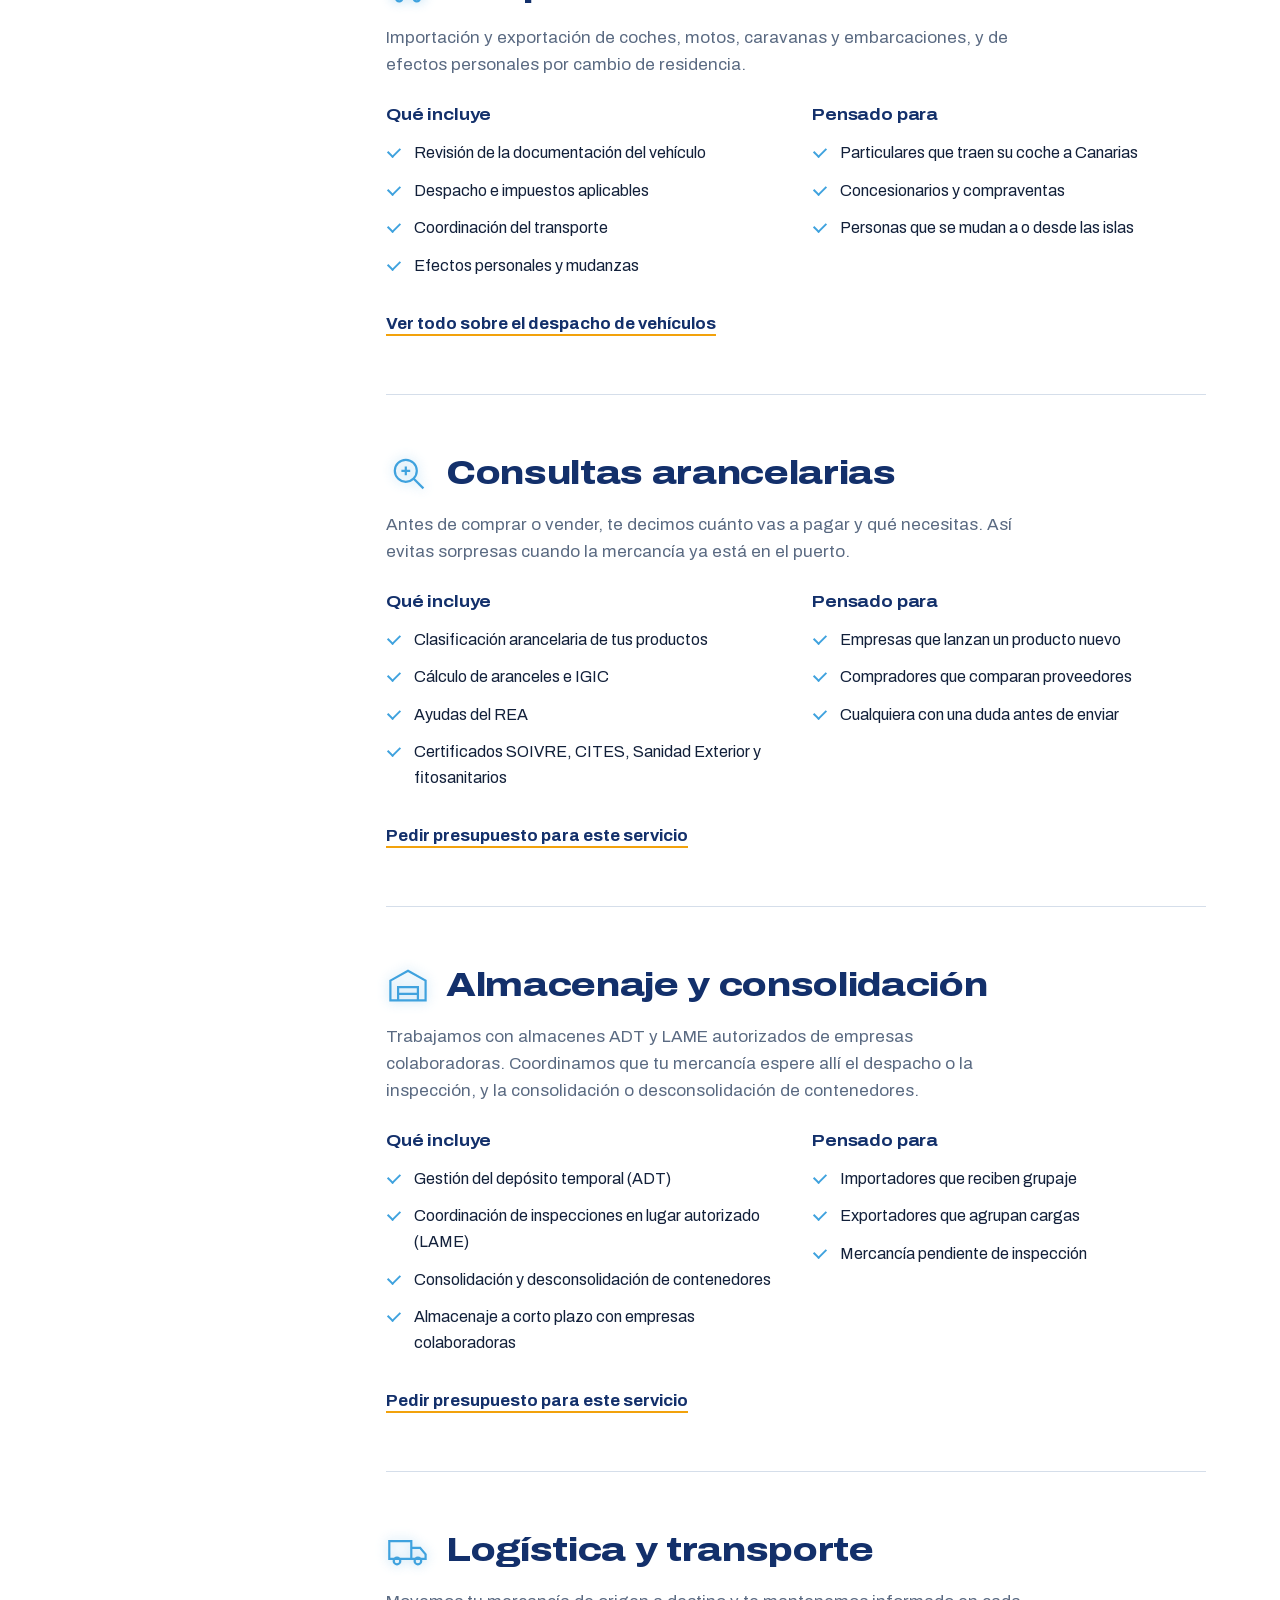
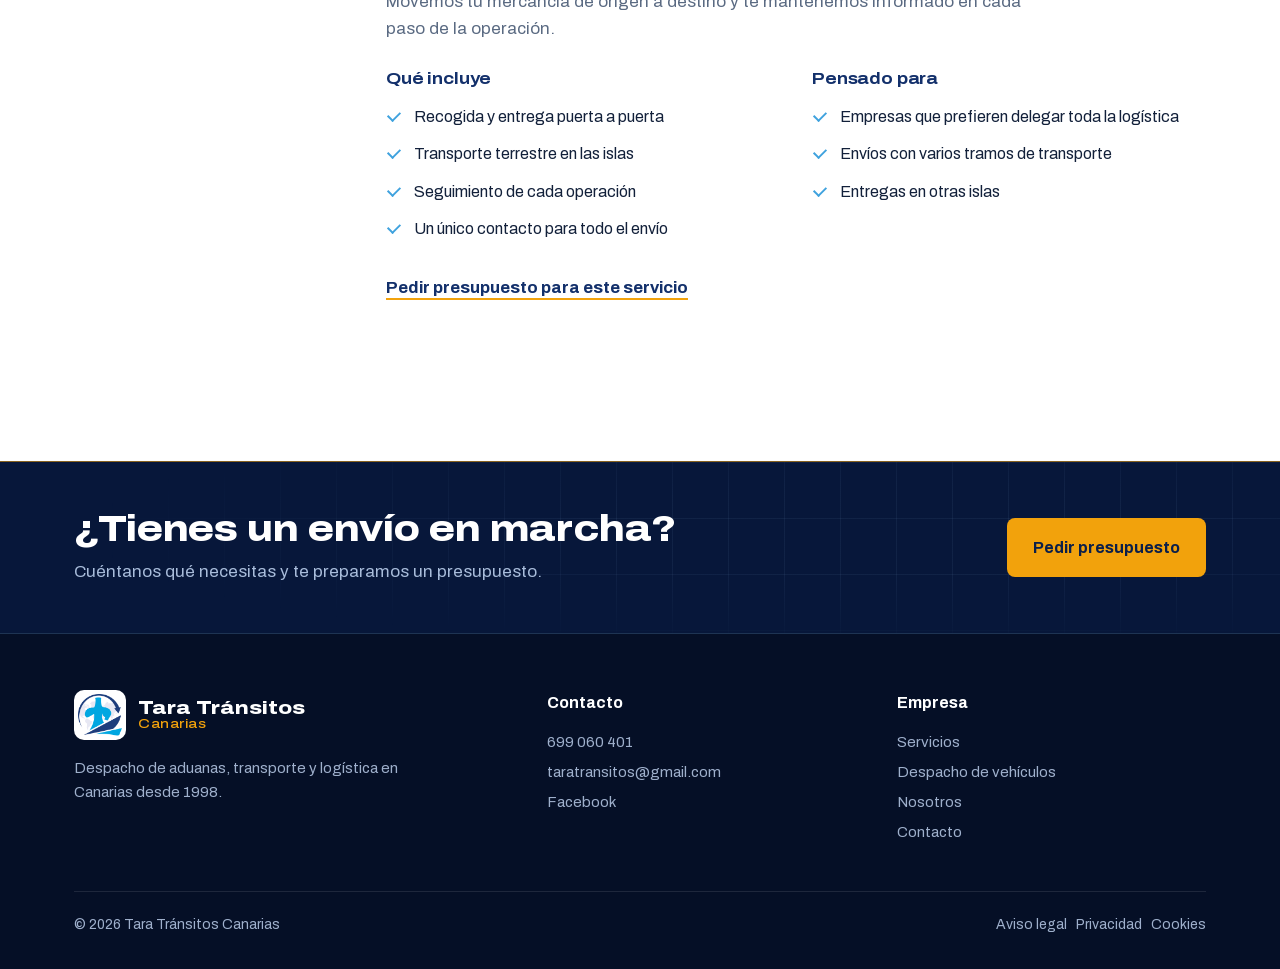
<file: servicios.html>
<!doctype html>
<html lang="es">
<head>
<meta charset="utf-8">
<meta name="viewport" content="width=device-width, initial-scale=1, viewport-fit=cover">
<title>Servicios | Tara Tránsitos Canarias</title>
<meta name="description" content="Despacho de aduanas, envíos marítimos y aéreos, vehículos, consultas arancelarias, almacenaje y logística en Canarias.">
<link rel="canonical" href="https://taratransitoscanarias.com/servicios.html">
<meta property="og:type" content="website">
<meta property="og:locale" content="es_ES">
<meta property="og:title" content="Servicios | Tara Tránsitos Canarias">
<meta property="og:description" content="Despacho de aduanas, envíos marítimos y aéreos, vehículos, consultas arancelarias, almacenaje y logística en Canarias.">
<meta property="og:url" content="https://taratransitoscanarias.com/servicios.html">
<meta property="og:image" content="https://taratransitoscanarias.com/img/portada.jpg">
<link rel="preload" href="/fonts/archivo-latin.woff2" as="font" type="font/woff2" crossorigin>
<link rel="stylesheet" href="/estilos.css">
<link rel="icon" href="/img/logo.png" type="image/png">
<link rel="apple-touch-icon" href="/img/logo.png">
</head>
<body>
<header class="top">
  <div class="wrap">
    <a class="brand" href="/">
      <img src="/img/logo.png" alt="" width="52" height="50">
      <span>Tara Tránsitos<small>Canarias</small></span>
    </a>
    <button class="menu-btn" type="button" aria-expanded="false" aria-controls="nav">
      <svg viewBox="0 0 24 24" fill="none" stroke="currentColor" stroke-width="2" aria-hidden="true"><path d="M4 7h16M4 12h16M4 17h16"/></svg>Menú
    </button>
    <nav class="nav" id="nav" aria-label="Principal">
      <a href="/servicios.html" aria-current="page">Servicios</a>
      <a href="/despacho-vehiculos.html">Vehículos</a>
      <a href="/#tramites">Trámites</a>
      <a href="/nosotros.html">Nosotros</a>
      <a href="/contacto.html">Contacto</a>
      <a class="tel" href="tel:+34699060401">699 060 401</a>
    </nav>
  </div>
</header>

<main>
<section class="page-head">
  <div class="wrap">
    <nav class="crumbs" aria-label="Ruta"><a href="/">Inicio</a><span aria-hidden="true">/</span><span>Servicios</span></nav>
    <h1>Servicios de aduanas y transporte</h1>
    <p>Todo lo que necesita tu mercancía para entrar o salir de Canarias, con un solo interlocutor de principio a fin.</p>
  </div>
</section>

<section class="block">
  <div class="wrap with-aside">
    <aside class="aside">
      <p>En esta página</p>
      <ul><li><a href="#aduanas">Despacho de aduanas</a></li><li><a href="#envios">Envíos marítimos y aéreos</a></li><li><a href="#vehiculos">Despacho de vehículos</a></li><li><a href="#consultas">Consultas arancelarias</a></li><li><a href="#almacenaje">Almacenaje y consolidación</a></li><li><a href="#logistica">Logística y transporte</a></li></ul>
      <a class="btn btn-sun" href="/contacto.html">Pedir presupuesto</a>
    </aside>
    <div>
      <section class="svc" id="aduanas">
        <div class="svc-title"><svg viewBox="0 0 40 40" fill="none" stroke="currentColor" stroke-width="2" aria-hidden="true"><path d="M8 13h24v15H8z"/><path d="M14 18h12M14 23h8"/><path d="M15 8h10l2 5H13z"/></svg><h2>Despacho de aduanas</h2></div>
        <p>Nos encargamos de todos los trámites para que tu mercancía entre o salga de Canarias. Preparamos la declaración, la presentamos ante la Aduana y te acompañamos si hay inspección.</p>
        <div class="svc-cols">
          <div><h3>Qué incluye</h3><ul class="ticks"><li>Declaraciones de importación y exportación (DUA)</li><li>Tránsito nacional e internacional</li><li>Gestión de inspecciones y requerimientos</li><li>Liquidación de aranceles e IGIC</li></ul></div>
          <div><h3>Pensado para</h3><ul class="ticks"><li>Empresas que importan o exportan con regularidad</li><li>Pymes y comercios que compran fuera de Canarias</li><li>Particulares con envíos puntuales</li></ul></div>
        </div>
        <a class="svc-cta" href="/contacto.html">Pedir presupuesto para este servicio</a>
      </section>
      <section class="svc" id="envios">
        <div class="svc-title"><svg viewBox="0 0 40 40" fill="none" stroke="currentColor" stroke-width="2" aria-hidden="true"><path d="M4 26h32l-4 6H8z"/><path d="M10 26V16h8v10M18 20h8v6M14 16v-4h4v4"/><path d="M4 35c3 0 3-2 6-2s3 2 6 2 3-2 6-2 3 2 6 2 3-2 6-2"/></svg><h2>Envíos marítimos y aéreos</h2></div>
        <p>Organizamos el transporte de tu mercancía por mar, aire o tierra, tanto en carga completa como en carga fraccionada, y lo coordinamos con el despacho.</p>
        <div class="svc-cols">
          <div><h3>Qué incluye</h3><ul class="ticks"><li>Contenedor completo (FCL)</li><li>Grupaje o carga fraccionada (LCL)</li><li>Carga aérea</li><li>Coordinación con navieras y transitarios</li></ul></div>
          <div><h3>Pensado para</h3><ul class="ticks"><li>Envíos desde la Península, Europa o terceros países</li><li>Exportaciones desde Canarias</li><li>Cargas urgentes por vía aérea</li></ul></div>
        </div>
        <a class="svc-cta" href="/contacto.html">Pedir presupuesto para este servicio</a>
      </section>
      <section class="svc" id="vehiculos">
        <div class="svc-title"><svg viewBox="0 0 40 40" fill="none" stroke="currentColor" stroke-width="2" aria-hidden="true"><path d="M6 25l3-8h22l3 8v6H6z"/><circle cx="12" cy="31" r="3"/><circle cx="28" cy="31" r="3"/><path d="M6 25h28"/></svg><h2>Despacho de vehículos</h2></div>
        <p>Importación y exportación de coches, motos, caravanas y embarcaciones, y de efectos personales por cambio de residencia.</p>
        <div class="svc-cols">
          <div><h3>Qué incluye</h3><ul class="ticks"><li>Revisión de la documentación del vehículo</li><li>Despacho e impuestos aplicables</li><li>Coordinación del transporte</li><li>Efectos personales y mudanzas</li></ul></div>
          <div><h3>Pensado para</h3><ul class="ticks"><li>Particulares que traen su coche a Canarias</li><li>Concesionarios y compraventas</li><li>Personas que se mudan a o desde las islas</li></ul></div>
        </div>
        <a class="svc-cta" href="/despacho-vehiculos.html">Ver todo sobre el despacho de vehículos</a>
      </section>
      <section class="svc" id="consultas">
        <div class="svc-title"><svg viewBox="0 0 40 40" fill="none" stroke="currentColor" stroke-width="2" aria-hidden="true"><circle cx="18" cy="18" r="10"/><path d="M25 25l9 9"/><path d="M14 18h8M18 14v8"/></svg><h2>Consultas arancelarias</h2></div>
        <p>Antes de comprar o vender, te decimos cuánto vas a pagar y qué necesitas. Así evitas sorpresas cuando la mercancía ya está en el puerto.</p>
        <div class="svc-cols">
          <div><h3>Qué incluye</h3><ul class="ticks"><li>Clasificación arancelaria de tus productos</li><li>Cálculo de aranceles e IGIC</li><li>Ayudas del REA</li><li>Certificados SOIVRE, CITES, Sanidad Exterior y fitosanitarios</li></ul></div>
          <div><h3>Pensado para</h3><ul class="ticks"><li>Empresas que lanzan un producto nuevo</li><li>Compradores que comparan proveedores</li><li>Cualquiera con una duda antes de enviar</li></ul></div>
        </div>
        <a class="svc-cta" href="/contacto.html">Pedir presupuesto para este servicio</a>
      </section>
      <section class="svc" id="almacenaje">
        <div class="svc-title"><svg viewBox="0 0 40 40" fill="none" stroke="currentColor" stroke-width="2" aria-hidden="true"><path d="M4 16l16-9 16 9v18H4z"/><path d="M11 34V22h18v12M11 28h18"/></svg><h2>Almacenaje y consolidación</h2></div>
        <p>Trabajamos con almacenes ADT y LAME autorizados de empresas colaboradoras. Coordinamos que tu mercancía espere allí el despacho o la inspección, y la consolidación o desconsolidación de contenedores.</p>
        <div class="svc-cols">
          <div><h3>Qué incluye</h3><ul class="ticks"><li>Gestión del depósito temporal (ADT)</li><li>Coordinación de inspecciones en lugar autorizado (LAME)</li><li>Consolidación y desconsolidación de contenedores</li><li>Almacenaje a corto plazo con empresas colaboradoras</li></ul></div>
          <div><h3>Pensado para</h3><ul class="ticks"><li>Importadores que reciben grupaje</li><li>Exportadores que agrupan cargas</li><li>Mercancía pendiente de inspección</li></ul></div>
        </div>
        <a class="svc-cta" href="/contacto.html">Pedir presupuesto para este servicio</a>
      </section>
      <section class="svc" id="logistica">
        <div class="svc-title"><svg viewBox="0 0 40 40" fill="none" stroke="currentColor" stroke-width="2" aria-hidden="true"><path d="M3 12h20v16H3zM23 18h8l5 6v4H23z"/><circle cx="10" cy="30" r="3"/><circle cx="29" cy="30" r="3"/></svg><h2>Logística y transporte</h2></div>
        <p>Movemos tu mercancía de origen a destino y te mantenemos informado en cada paso de la operación.</p>
        <div class="svc-cols">
          <div><h3>Qué incluye</h3><ul class="ticks"><li>Recogida y entrega puerta a puerta</li><li>Transporte terrestre en las islas</li><li>Seguimiento de cada operación</li><li>Un único contacto para todo el envío</li></ul></div>
          <div><h3>Pensado para</h3><ul class="ticks"><li>Empresas que prefieren delegar toda la logística</li><li>Envíos con varios tramos de transporte</li><li>Entregas en otras islas</li></ul></div>
        </div>
        <a class="svc-cta" href="/contacto.html">Pedir presupuesto para este servicio</a>
      </section>
    </div>
  </div>
</section>

<section class="cta-band">
  <div class="wrap">
    <div>
      <h2>¿Tienes un envío en marcha?</h2>
      <p>Cuéntanos qué necesitas y te preparamos un presupuesto.</p>
    </div>
    <a class="btn" href="/contacto.html">Pedir presupuesto</a>
  </div>
</section>
</main>
<footer>
  <div class="wrap">
    <div class="cols">
      <div>
        <a class="brand" href="/" style="color:#fff">
          <img src="/img/logo.png" alt="" width="52" height="50">
          <span>Tara Tránsitos<small>Canarias</small></span>
        </a>
        <p style="margin-top:16px;max-width:36ch">Despacho de aduanas, transporte y logística en Canarias desde 1998.</p>
      </div>
      <div>
        <h4>Contacto</h4>
        <ul>
          <li><a href="tel:+34699060401">699 060 401</a></li>
          <li><a href="mailto:taratransitos@gmail.com">taratransitos@gmail.com</a></li>
          <li><a href="https://www.facebook.com/juancarlosmayra/">Facebook</a></li>
        </ul>
      </div>
      <div>
        <h4>Empresa</h4>
        <ul>
          <li><a href="/servicios.html">Servicios</a></li>
          <li><a href="/despacho-vehiculos.html">Despacho de vehículos</a></li>
          <li><a href="/nosotros.html">Nosotros</a></li>
          <li><a href="/contacto.html">Contacto</a></li>
        </ul>
      </div>
    </div>
    <div class="legal">
      <span>© 2026 Tara Tránsitos Canarias</span>
      <span><a href="/aviso-legal.html">Aviso legal</a> &nbsp; <a href="/privacidad.html">Privacidad</a> &nbsp; <a href="/cookies.html">Cookies</a></span>
    </div>
  </div>
</footer>

<a class="wa" href="https://wa.me/34699060401" aria-label="Escribir por WhatsApp">
  <svg viewBox="0 0 24 24" fill="currentColor" aria-hidden="true"><path d="M12 2a10 10 0 0 0-8.6 15.1L2 22l5-1.3A10 10 0 1 0 12 2Zm0 18.2a8.2 8.2 0 0 1-4.2-1.2l-.3-.2-3 .8.8-2.9-.2-.3A8.2 8.2 0 1 1 12 20.2Zm4.5-6.1c-.2-.1-1.5-.7-1.7-.8-.2-.1-.4-.1-.6.1l-.8 1c-.1.2-.3.2-.5.1a6.7 6.7 0 0 1-3.3-2.9c-.3-.4.2-.4.7-1.3.1-.2 0-.3 0-.4l-.8-1.8c-.2-.5-.4-.4-.6-.4h-.5a1 1 0 0 0-.7.3 3 3 0 0 0-.9 2.2 5.1 5.1 0 0 0 1.1 2.7 11.6 11.6 0 0 0 4.4 3.9c1.6.7 2.3.8 3.1.6.5-.1 1.5-.6 1.7-1.2.2-.6.2-1.1.1-1.2l-.7-.3Z"/></svg>
  <span>WhatsApp</span>
</a>
<script src="/app.js"></script>

</body>
</html>
</file>
<file: estilos.css>
/* latin-ext */
@font-face {
  font-family: 'Archivo';
  font-style: normal;
  font-weight: 300 900;
  font-stretch: 62% 125%;
  font-display: swap;
  src: url(fonts/archivo-latin-ext.woff2) format('woff2');
  unicode-range: U+0100-02BA, U+02BD-02C5, U+02C7-02CC, U+02CE-02D7, U+02DD-02FF, U+0304, U+0308, U+0329, U+1D00-1DBF, U+1E00-1E9F, U+1EF2-1EFF, U+2020, U+20A0-20AB, U+20AD-20C4, U+2113, U+2C60-2C7F, U+A720-A7FF;
}
/* latin */
@font-face {
  font-family: 'Archivo';
  font-style: normal;
  font-weight: 300 900;
  font-stretch: 62% 125%;
  font-display: swap;
  src: url(fonts/archivo-latin.woff2) format('woff2');
  unicode-range: U+0000-00FF, U+0131, U+0152-0153, U+02BB-02BC, U+02C6, U+02DA, U+02DC, U+0304, U+0308, U+0329, U+2000-206F, U+20AC, U+2122, U+2191, U+2193, U+2212, U+2215, U+FEFF, U+FFFD;
}

:root {
  color-scheme: light;
  --navy: #13306b;
  --navy-deep: #0b1f4a;
  --sky: #3fa2de;
  --sun: #f2a20c;
  --ink: #12203a;
  --muted: #5a6a82;
  --mist: #eef3f9;
  --line: #d5deea;
  --white: #ffffff;
  --wide: "wdth" 118;
  --max: 1180px;
}
* { box-sizing: border-box; }
html { scroll-behavior: smooth; }
body {
  margin: 0;
  font-family: "Archivo", system-ui, sans-serif;
  font-size: 17px;
  line-height: 1.6;
  color: var(--ink);
  background: var(--white);
}
img { max-width: 100%; display: block; }
a { color: inherit; }
:focus-visible { outline: 3px solid var(--sun); outline-offset: 3px; border-radius: 4px; }
.wrap { max-width: var(--max); margin: 0 auto; padding: 0 24px; }
h1, h2, h3 { font-variation-settings: var(--wide); line-height: 1.1; margin: 0; letter-spacing: -0.01em; }
h2 { font-size: clamp(30px, 4vw, 44px); font-weight: 800; color: var(--navy); }
h3 { font-size: 20px; font-weight: 700; }
p { margin: 0; }
.lead { color: var(--muted); max-width: 60ch; margin-top: 14px; font-size: 18px; }
.ph { background: #fff4d9; border: 1px dashed var(--sun); border-radius: 4px; padding: 0 6px; color: #8a5a00; }

/* Botones */
.btn {
  display: inline-flex; align-items: center; gap: 10px;
  padding: 15px 24px; border-radius: 8px;
  font: inherit; font-weight: 700; font-size: 16px; text-decoration: none;
  border: 2px solid transparent; cursor: pointer;
  transition: background-color .15s, color .15s;
}
.btn-sun { background: var(--sun); color: var(--navy-deep); }
.btn-sun:hover { background: #ffb52e; }
.btn-ghost { border-color: rgba(255,255,255,.5); color: var(--white); }
.btn-ghost:hover { background: rgba(255,255,255,.1); }
.btn svg { width: 20px; height: 20px; }

/* Cabecera */
.top {
  position: absolute; inset: 0 0 auto 0; z-index: 10;
  color: var(--white);
}
.top .wrap { display: flex; align-items: center; justify-content: space-between; gap: 24px; height: 88px; }
.brand { display: flex; align-items: center; gap: 12px; text-decoration: none; }
.brand img { width: 52px; height: 50px; background: var(--white); border-radius: 10px; padding: 4px; }
.brand span { font-variation-settings: var(--wide); font-weight: 800; font-size: 19px; line-height: 1.05; }
.brand small { display: block; font-weight: 500; font-size: 13px; color: var(--sun); letter-spacing: .04em; }
.nav { display: flex; gap: 28px; align-items: center; }
.nav a { text-decoration: none; font-weight: 500; opacity: .9; }
.nav a:hover { opacity: 1; text-decoration: underline; text-underline-offset: 6px; text-decoration-color: var(--sun); }
.nav .tel { font-weight: 700; padding: 9px 16px; border: 1px solid rgba(255,255,255,.4); border-radius: 8px; }
.lang { font-size: 14px; opacity: .7; }

/* Hero */
.hero {
  position: relative; color: var(--white);
  background:
    linear-gradient(90deg, var(--navy-deep) 0%, rgba(11,31,74,.94) 42%, rgba(11,31,74,.55) 100%),
    url("img/portada.jpg") center/cover;
  padding: 150px 0 96px;
}
.hero .wrap { display: grid; grid-template-columns: 1.15fr .85fr; gap: 56px; align-items: center; }
.hero h1 { font-size: clamp(40px, 6vw, 72px); font-weight: 850; font-variation-settings: "wdth" 122; }
.hero p.sub { margin-top: 22px; font-size: 20px; max-width: 34ch; color: #d6e2f3; }
.hero .ctas { display: flex; flex-wrap: wrap; gap: 14px; margin-top: 34px; }
.since { margin-top: 30px; font-size: 15px; color: #9fb4d4; }

/* Expediente */
.file {
  background: var(--white); color: var(--ink);
  border-radius: 14px; padding: 26px 26px 22px;
  box-shadow: 0 30px 60px -20px rgba(0,0,0,.5);
  border-top: 6px solid var(--sun);
}
.file-head { display: flex; justify-content: space-between; align-items: baseline; gap: 12px; }
.file-head strong { font-variation-settings: var(--wide); font-size: 18px; color: var(--navy); }
.file-head span { font-size: 13px; color: var(--muted); }
.route { display: flex; align-items: center; gap: 10px; margin: 14px 0 20px; font-weight: 600; font-size: 15px; }
.route i { flex: 1; height: 2px; background: repeating-linear-gradient(90deg, var(--sky) 0 6px, transparent 6px 11px); }
.steps-file { list-style: none; margin: 0; padding: 0; }
.steps-file li { display: grid; grid-template-columns: 26px 1fr auto; gap: 12px; align-items: center; padding: 10px 0; border-top: 1px solid var(--line); font-size: 15px; }
.steps-file .dot { width: 22px; height: 22px; border-radius: 50%; border: 2px solid var(--line); display: grid; place-items: center; }
.steps-file .done .dot { background: var(--navy); border-color: var(--navy); }
.steps-file .done .dot::after { content: ""; width: 8px; height: 5px; border: 2px solid #fff; border-top: 0; border-right: 0; transform: rotate(-45deg) translate(1px,-1px); }
.steps-file .now .dot { border-color: var(--sun); background: var(--sun); box-shadow: 0 0 0 5px rgba(242,162,12,.22); }
.steps-file .when { font-size: 13px; color: var(--muted); }
.steps-file .now .when { color: #a26a00; font-weight: 700; }
.steps-file .todo { color: var(--muted); }
.file-note { margin-top: 12px; font-size: 12px; color: var(--muted); }

@media (prefers-reduced-motion: no-preference) {
  .steps-file li { opacity: 0; animation: tick .45s ease-out forwards; }
  .steps-file li:nth-child(1) { animation-delay: .3s; }
  .steps-file li:nth-child(2) { animation-delay: .6s; }
  .steps-file li:nth-child(3) { animation-delay: .9s; }
  .steps-file li:nth-child(4) { animation-delay: 1.2s; }
  .steps-file li:nth-child(5) { animation-delay: 1.5s; }
  @keyframes tick { from { opacity: 0; transform: translateX(-8px); } to { opacity: 1; transform: none; } }
}

/* Franja de datos */
.facts { background: var(--navy); color: var(--white); }
.facts .wrap { display: grid; grid-template-columns: repeat(4, 1fr); }
.facts .wrap > div { padding: 26px 20px; border-left: 1px solid rgba(255,255,255,.15); }
.facts .wrap > div:first-child { border-left: 0; padding-left: 0; }
.facts b { display: block; font-variation-settings: var(--wide); font-size: 22px; color: var(--sun); }
.facts span { font-size: 15px; color: #c5d4ea; }

section.block { padding: 104px 0; }

/* Servicios */
.services { display: grid; grid-template-columns: repeat(3, 1fr); margin-top: 52px; border-top: 1px solid var(--line); }
.service { padding: 34px 30px 36px 0; border-bottom: 1px solid var(--line); }
.service + .service { padding-left: 30px; }
.service:nth-child(3n+1) { padding-left: 0; }
.service:not(:nth-child(3n)) { border-right: 1px solid var(--line); }
.service svg { width: 40px; height: 40px; color: var(--sky); margin-bottom: 18px; }
.service h3 { color: var(--navy); }
.service p { margin-top: 10px; color: var(--muted); font-size: 16px; }

/* Trámites: sellos */
.permits { background: var(--mist); }
.stamps { display: grid; grid-template-columns: repeat(4, 1fr); gap: 40px 28px; margin-top: 56px; }
.stamp-item p { margin-top: 16px; font-size: 15px; color: var(--muted); }
.stamp {
  display: inline-block;
  padding: 10px 18px;
  border: 3px double var(--navy);
  border-radius: 10px;
  color: var(--navy);
  font-variation-settings: "wdth" 125;
  font-weight: 850; font-size: 22px; letter-spacing: .02em;
  transform: rotate(-3deg);
  background: var(--white);
}
.stamp-item:nth-child(even) .stamp { transform: rotate(2deg); border-color: #b97a00; color: #b97a00; }
.stamp-item:nth-child(3n) .stamp { transform: rotate(-1.5deg); }

/* Proceso */
.process { display: grid; grid-template-columns: repeat(4, 1fr); gap: 32px; margin-top: 56px; counter-reset: step; list-style: none; padding: 0; }
.process li { position: relative; padding-top: 70px; }
.process li::before {
  counter-increment: step; content: counter(step);
  position: absolute; top: 0; left: 0;
  width: 50px; height: 50px; border-radius: 50%;
  display: grid; place-items: center;
  background: var(--navy); color: var(--white);
  font-variation-settings: var(--wide); font-weight: 800; font-size: 20px;
}
.process li::after { content: ""; position: absolute; top: 25px; left: 62px; right: -20px; height: 2px; background: repeating-linear-gradient(90deg, var(--line) 0 6px, transparent 6px 11px); }
.process li:last-child::after { display: none; }
.process p { margin-top: 10px; color: var(--muted); font-size: 16px; }

/* Nosotros */
.about { display: grid; grid-template-columns: 1fr 1fr; gap: 64px; align-items: center; }
.about p + p { margin-top: 16px; }
.about .text p { color: var(--muted); }
.photo-ph {
  aspect-ratio: 4 / 3; border-radius: 14px;
  border: 2px dashed var(--line); background: var(--mist);
  display: grid; place-items: center; text-align: center; color: var(--muted); padding: 24px;
}

/* FAQ */
.faq { background: var(--mist); }
.faq .wrap { display: grid; grid-template-columns: .8fr 1.2fr; gap: 64px; }
details { border-bottom: 1px solid var(--line); }
details:first-child { border-top: 1px solid var(--line); }
summary {
  list-style: none; cursor: pointer;
  padding: 22px 40px 22px 0; position: relative;
  font-weight: 700; font-size: 18px; color: var(--navy);
}
summary::-webkit-details-marker { display: none; }
summary::after { content: "+"; position: absolute; right: 4px; top: 16px; font-size: 28px; font-weight: 400; color: var(--sky); }
details[open] summary::after { content: "−"; }
details p { padding: 0 0 22px; color: var(--muted); max-width: 64ch; }

/* Contacto */
.contact { background: var(--navy-deep); color: var(--white); }
.contact .wrap { display: grid; grid-template-columns: 1fr 1fr; gap: 64px; }
.contact h2 { color: var(--white); }
.contact .lead { color: #b9c9e2; }
.channels { list-style: none; padding: 0; margin: 36px 0 0; }
.channels li { padding: 16px 0; border-top: 1px solid rgba(255,255,255,.14); }
.channels small { display: block; font-size: 14px; color: #8fa6c9; }
.channels a, .channels strong { font-size: 19px; font-weight: 700; text-decoration: none; }
.channels a:hover { color: var(--sun); }
.map-ph { margin-top: 22px; height: 150px; border-radius: 10px; border: 2px dashed rgba(255,255,255,.25); display: grid; place-items: center; color: #8fa6c9; font-size: 15px; }
form { background: var(--white); color: var(--ink); border-radius: 14px; padding: 32px; }
form h3 { color: var(--navy); font-size: 22px; }
.field { margin-top: 18px; }
.row { display: grid; grid-template-columns: 1fr 1fr; gap: 14px; }
label { display: block; font-size: 14px; font-weight: 600; margin-bottom: 6px; }
input, select, textarea {
  width: 100%; font: inherit; font-size: 16px;
  padding: 12px 14px; border: 1.5px solid var(--line); border-radius: 8px; background: var(--white); color: var(--ink);
}
input:focus, select:focus, textarea:focus { outline: none; border-color: var(--sky); box-shadow: 0 0 0 3px rgba(63,162,222,.2); }
textarea { min-height: 110px; resize: vertical; }
form .btn { width: 100%; justify-content: center; margin-top: 22px; background: var(--navy); color: var(--white); }
form .btn:hover { background: var(--navy-deep); }
.form-ok { display: block; margin-top: 14px; padding: 12px 14px; background: #e8f6ee; color: #17663a; border-radius: 8px; font-size: 15px; }

/* Pie */
footer { background: #071634; color: #9fb0cc; font-size: 15px; padding: 56px 0 32px; }
footer .cols { display: grid; grid-template-columns: 1.4fr 1fr 1fr; gap: 40px; }
footer h4 { margin: 0 0 12px; color: var(--white); font-size: 16px; }
footer ul { list-style: none; padding: 0; margin: 0; }
footer li { padding: 3px 0; }
footer a { text-decoration: none; }
footer a:hover { color: var(--white); }
footer .legal { margin-top: 44px; padding-top: 22px; border-top: 1px solid rgba(255,255,255,.1); display: flex; justify-content: space-between; gap: 20px; flex-wrap: wrap; font-size: 14px; }

/* WhatsApp flotante */
.wa {
  position: fixed; right: 20px; bottom: calc(20px + env(safe-area-inset-bottom, 0px)); z-index: 20;
  display: flex; align-items: center; gap: 10px;
  background: #25d366; color: #06371b; text-decoration: none; font-weight: 700;
  padding: 13px 18px; border-radius: 40px; box-shadow: 0 10px 24px -8px rgba(0,0,0,.4);
}
.wa svg { width: 22px; height: 22px; }

/* Responsive */
@media (max-width: 960px) {
  .nav a:not(.tel) { display: none; }
  .lang { display: none; }
  .hero { padding-top: 124px; }
  .hero .wrap, .about, .faq .wrap, .contact .wrap { grid-template-columns: 1fr; gap: 44px; }
  .facts .wrap { grid-template-columns: 1fr 1fr; }
  .facts .wrap > div:nth-child(3) { border-left: 0; padding-left: 0; }
  .services { grid-template-columns: 1fr 1fr; }
  .service, .service + .service { padding: 30px 24px 30px 0; border-right: 0 !important; }
  .service:nth-child(even) { padding-left: 24px; border-left: 1px solid var(--line); }
  .stamps { grid-template-columns: 1fr 1fr; }
  .process { grid-template-columns: 1fr 1fr; }
  .process li::after { display: none; }
  footer .cols { grid-template-columns: 1fr; }
}
@media (max-width: 600px) {
  body { font-size: 16px; }
  .wrap { padding: 0 16px; }
  .brand span { font-size: 16px; }
  .nav .tel { display: none; }
  section.block { padding: 72px 0; }
  .facts .wrap { grid-template-columns: 1fr; }
  .facts .wrap > div, .facts .wrap > div:nth-child(3) { border-left: 0; padding: 16px 0; border-top: 1px solid rgba(255,255,255,.15); }
  .facts .wrap > div:first-child { border-top: 0; }
  .services, .process { grid-template-columns: 1fr; }
  .service, .service + .service, .service:nth-child(even) { padding: 28px 0; border-left: 0; }
  .stamps { grid-template-columns: 1fr; }
  .row { grid-template-columns: 1fr; }
  form { padding: 22px; }
  .wa span { display: none; }
  .wa { padding: 14px; }
}

/* Navegacion: pagina actual y menu movil */
.nav a[aria-current="page"] { opacity: 1; text-decoration: underline; text-underline-offset: 6px; text-decoration-color: var(--sun); text-decoration-thickness: 2px; }
.menu-btn {
  display: none; align-items: center; gap: 8px;
  font: inherit; font-weight: 700; color: var(--white);
  background: none; border: 1px solid rgba(255,255,255,.4); border-radius: 8px; padding: 9px 14px; cursor: pointer;
}
.menu-btn svg { width: 18px; height: 18px; }

/* Cabecera de paginas interiores */
.page-head {
  color: var(--white);
  background:
    linear-gradient(90deg, var(--navy-deep) 0%, rgba(11,31,74,.95) 55%, rgba(11,31,74,.75) 100%),
    url("img/cabecera.jpg") center/cover;
  padding: 148px 0 64px;
}
.crumbs { font-size: 14px; color: #9fb4d4; display: flex; gap: 8px; flex-wrap: wrap; }
.crumbs a { text-decoration: none; }
.crumbs a:hover { color: var(--white); text-decoration: underline; }
.page-head h1 { margin-top: 18px; font-size: clamp(36px, 5vw, 58px); font-weight: 850; font-variation-settings: "wdth" 122; text-wrap: balance; }
.page-head p { margin-top: 18px; font-size: 19px; color: #d6e2f3; max-width: 52ch; }
.page-head .ctas { display: flex; flex-wrap: wrap; gap: 14px; margin-top: 30px; }

/* Servicios: indice lateral + detalle */
.with-aside { display: grid; grid-template-columns: 240px minmax(0, 1fr); gap: 72px; align-items: start; }
.aside { position: sticky; top: calc(24px + env(safe-area-inset-top, 0px)); }
.aside p { font-size: 14px; font-weight: 700; color: var(--muted); margin-bottom: 10px; }
.aside ul { list-style: none; margin: 0; padding: 0; border-left: 2px solid var(--line); }
.aside a { display: block; padding: 8px 0 8px 16px; margin-left: -2px; border-left: 2px solid transparent; text-decoration: none; color: var(--ink); font-size: 15px; }
.aside a:hover { border-left-color: var(--sun); color: var(--navy); }
.aside .btn { margin-top: 26px; font-size: 15px; padding: 12px 18px; }
.svc { padding: 0 0 56px; scroll-margin-top: 24px; }
.svc + .svc { padding-top: 56px; border-top: 1px solid var(--line); }
.svc-title { display: flex; align-items: center; gap: 16px; }
.svc-title svg { width: 44px; height: 44px; color: var(--sky); flex: none; }
.svc h2 { font-size: clamp(26px, 3vw, 34px); }
.svc > p { margin-top: 16px; color: var(--muted); max-width: 64ch; }
.svc-cols { display: grid; grid-template-columns: 1fr 1fr; gap: 32px; margin-top: 28px; }
.svc-cols h3 { font-size: 16px; color: var(--navy); margin-bottom: 10px; }
.ticks { list-style: none; margin: 0; padding: 0; }
.ticks li { position: relative; padding: 6px 0 6px 28px; font-size: 16px; }
.ticks li::before { content: ""; position: absolute; left: 2px; top: 13px; width: 10px; height: 6px; border: 2px solid var(--sky); border-top: 0; border-right: 0; transform: rotate(-45deg); }
.svc-cta { display: inline-flex; margin-top: 26px; font-weight: 700; color: var(--navy); text-decoration: underline; text-decoration-color: var(--sun); text-decoration-thickness: 2px; text-underline-offset: 5px; }
.svc-cta:hover { color: var(--sky); }

/* Banda de llamada a la accion */
.cta-band { background: var(--sun); color: var(--navy-deep); }
.cta-band .wrap { display: flex; align-items: center; justify-content: space-between; gap: 28px; flex-wrap: wrap; padding-block: 48px; }
.cta-band h2 { color: var(--navy-deep); font-size: clamp(26px, 3vw, 36px); }
.cta-band p { margin-top: 8px; }
.cta-band .btn { background: var(--navy-deep); color: var(--white); }
.cta-band .btn:hover { background: var(--navy); }

/* Ficha de documentacion (despacho de vehiculos) */
.docs-grid { display: grid; grid-template-columns: minmax(0, 1fr) minmax(0, 1fr); gap: 64px; align-items: start; }
.docsheet { background: var(--white); border: 1px solid var(--line); border-top: 6px solid var(--navy); border-radius: 14px; padding: 28px; box-shadow: 0 24px 50px -30px rgba(19,48,107,.45); }
.docsheet-head { display: flex; justify-content: space-between; align-items: baseline; gap: 12px; flex-wrap: wrap; }
.docsheet-head strong { font-variation-settings: var(--wide); font-size: 19px; color: var(--navy); }
.docsheet-head output { font-size: 14px; color: var(--muted); font-variant-numeric: tabular-nums; }
.tabs { display: flex; gap: 6px; margin: 18px 0 6px; padding: 4px; background: var(--mist); border-radius: 10px; }
.tabs button { flex: 1; font: inherit; font-size: 15px; font-weight: 600; padding: 9px 10px; border: 0; border-radius: 7px; background: none; color: var(--muted); cursor: pointer; }
.tabs button[aria-selected="true"] { background: var(--white); color: var(--navy); box-shadow: 0 1px 3px rgba(19,48,107,.15); }
.doclist { list-style: none; margin: 0; padding: 0; }
.doclist li { border-top: 1px solid var(--line); }
.doclist li:first-child { border-top: 0; }
.doclist label { display: grid; grid-template-columns: 22px 1fr; gap: 14px; padding: 14px 0; margin: 0; font-weight: 400; font-size: 16px; cursor: pointer; }
.doclist input { width: 20px; height: 20px; margin: 2px 0 0; accent-color: var(--navy); }
.doclist small { display: block; color: var(--muted); font-size: 14px; }
.doclist input:checked + span { color: var(--muted); text-decoration: line-through; text-decoration-color: var(--sky); }
.docsheet-note { margin-top: 14px; font-size: 13px; color: var(--muted); }
.side-copy h2 + p { margin-top: 14px; }
.side-copy p { color: var(--muted); }
.costs { margin-top: 28px; border-top: 1px solid var(--line); }
.costs div { display: flex; justify-content: space-between; gap: 20px; padding: 14px 0; border-bottom: 1px solid var(--line); }
.costs dt { font-weight: 700; color: var(--navy); }
.costs dd { margin: 0; color: var(--muted); text-align: right; }

/* Nosotros */
.values { display: grid; grid-template-columns: repeat(4, minmax(0, 1fr)); gap: 32px; margin-top: 52px; }
.values div { border-top: 3px solid var(--sun); padding-top: 18px; }
.values h3 { color: var(--navy); }
.values p { margin-top: 8px; color: var(--muted); font-size: 16px; }
.split { display: grid; grid-template-columns: minmax(0, 1fr) minmax(0, 1fr); gap: 64px; align-items: center; }
.split .text p { color: var(--muted); }
.split .text p + p { margin-top: 16px; }
.team { display: grid; grid-template-columns: repeat(4, minmax(0, 1fr)); gap: 28px; margin-top: 52px; }
.team .photo-ph { aspect-ratio: 4 / 5; font-size: 14px; }
.team h3 { margin-top: 14px; font-size: 18px; }
.team p { color: var(--muted); font-size: 15px; }

/* Contacto */
.contact-page { display: grid; grid-template-columns: minmax(0, 1.1fr) minmax(0, .9fr); gap: 64px; align-items: start; }
.contact-page form { border: 1px solid var(--line); box-shadow: 0 24px 50px -30px rgba(19,48,107,.45); }
.cards-info { display: grid; gap: 0; border-top: 1px solid var(--line); }
.cards-info > div { padding: 20px 0; border-bottom: 1px solid var(--line); }
.cards-info small { display: block; font-size: 14px; color: var(--muted); }
.cards-info strong, .cards-info a { font-size: 19px; font-weight: 700; color: var(--navy); text-decoration: none; overflow-wrap: anywhere; }
.cards-info a:hover { color: var(--sky); }
.map-light { margin-top: 22px; height: 220px; border-radius: 12px; border: 2px dashed var(--line); background: var(--mist); display: grid; place-items: center; color: var(--muted); font-size: 15px; text-align: center; padding: 16px; }
.after { list-style: none; padding: 0; margin: 48px 0 0; display: grid; grid-template-columns: repeat(3, minmax(0, 1fr)); gap: 28px; counter-reset: a; }
.after li { counter-increment: a; }
.after li::before { content: counter(a); display: grid; place-items: center; width: 36px; height: 36px; border-radius: 50%; background: var(--sun); color: var(--navy-deep); font-weight: 800; margin-bottom: 12px; }
.after h3 { font-size: 18px; color: var(--navy); }
.after p { margin-top: 6px; color: var(--muted); font-size: 16px; }

@media (max-width: 960px) {
  .menu-btn { display: inline-flex; }
  .top.open .nav {
    position: absolute; top: 80px; left: 16px; right: 16px;
    flex-direction: column; align-items: stretch; gap: 0;
    background: var(--navy-deep); padding: 12px; border-radius: 12px;
    box-shadow: 0 20px 40px -10px rgba(0,0,0,.5);
  }
  .top.open .nav a { display: block; padding: 12px 10px; }
  .top.open .nav .tel { margin-top: 8px; text-align: center; }
  .with-aside { grid-template-columns: minmax(0, 1fr); gap: 32px; }
  .aside { position: static; }
  .aside ul { display: flex; flex-wrap: wrap; gap: 8px; border: 0; }
  .aside a { border: 1px solid var(--line); border-radius: 20px; padding: 6px 14px; margin: 0; font-size: 14px; }
  .aside .btn { display: none; }
  .docs-grid, .split, .contact-page { grid-template-columns: minmax(0, 1fr); gap: 44px; }
  .values, .team { grid-template-columns: repeat(2, minmax(0, 1fr)); }
  .after { grid-template-columns: minmax(0, 1fr); }
}
@media (max-width: 600px) {
  .page-head { padding: 120px 0 48px; }
  .svc-cols { grid-template-columns: minmax(0, 1fr); gap: 20px; }
  .values { grid-template-columns: minmax(0, 1fr); }
  .docsheet { padding: 20px; }
  .costs div { flex-direction: column; gap: 2px; }
  .costs dd { text-align: left; }
}
[hidden] { display: none !important; }
.svc-link { text-decoration: none; }
.svc-link:hover { text-decoration: underline; text-decoration-color: var(--sun); text-underline-offset: 4px; }

/* Formulario: consentimiento */
.consent { display: grid; grid-template-columns: 20px 1fr; gap: 10px; align-items: start; margin-top: 18px; }
.consent input { width: 18px; height: 18px; margin: 3px 0 0; padding: 0; accent-color: var(--navy); }
.consent label { margin: 0; font-weight: 400; font-size: 15px; }
.consent a, .basic-info a { color: var(--navy); }
.basic-info { margin-top: 10px; font-size: 13px; line-height: 1.5; color: var(--muted); }

/* Paginas legales */
.page-head-sm { padding-bottom: 48px; }
.legal-text { max-width: 70ch; }
.legal-text section { scroll-margin-top: 24px; }
.legal-text section + section { margin-top: 44px; padding-top: 44px; border-top: 1px solid var(--line); }
.legal-text h2 { font-size: clamp(22px, 2.4vw, 28px); margin-bottom: 14px; }
.legal-text p, .legal-text li { color: var(--ink); }
.legal-text p + p, .legal-text ul + p, .legal-text p + ul { margin-top: 12px; }
.legal-text ul { padding-left: 20px; margin: 12px 0 0; }
.legal-text li + li { margin-top: 6px; }
.legal-text a { color: var(--navy); text-decoration-color: var(--sun); text-underline-offset: 3px; }
.updated { font-size: 14px; color: var(--muted); margin-bottom: 32px; }
.data { margin: 18px 0 0; border-top: 1px solid var(--line); }
.data div { display: grid; grid-template-columns: 200px minmax(0, 1fr); gap: 16px; padding: 11px 0; border-bottom: 1px solid var(--line); }
.data dt { font-weight: 700; color: var(--navy); }
.data dd { margin: 0; overflow-wrap: anywhere; }
.table-scroll { overflow-x: auto; margin-top: 16px; }
table { width: 100%; border-collapse: collapse; font-size: 15px; min-width: 560px; }
th, td { text-align: left; vertical-align: top; padding: 10px 12px; border-bottom: 1px solid var(--line); }
th { background: var(--mist); color: var(--navy); font-weight: 700; }
@media (max-width: 600px) {
  .data div { grid-template-columns: minmax(0, 1fr); gap: 2px; }
}
.data + p { margin-top: 16px; }
.map-light a, .map-ph a { font-weight: 700; color: inherit; text-decoration-color: var(--sun); text-underline-offset: 3px; }
.channels .hours, .cards-info .hours { font-size: 17px; line-height: 1.5; }
.hours span { display: block; }

/* Formulario: envio real */
.hp { position: absolute; left: -9999px; width: 1px; height: 1px; overflow: hidden; }
form.quote { position: relative; }
.form-err { margin-top: 14px; padding: 12px 14px; background: #fdecec; color: #9b1c1c; border-radius: 8px; font-size: 15px; }
form .btn:disabled { opacity: .6; cursor: wait; }

/* Como llegar */
.btn-navy { background: var(--navy); color: var(--white); }
.btn-navy:hover { background: var(--navy-deep); }
.map-btn { margin-top: 24px; }

/* Portada: sobre nosotros sin foto */
.about-solo { grid-template-columns: minmax(0, 1fr); }
.about-solo .text { max-width: 68ch; }

/* Nosotros: contacto directo */
.direct { background: var(--navy); color: var(--white); border-radius: 14px; padding: 32px; }
.direct h3 { font-size: 22px; }
.direct p { margin-top: 10px; color: #c5d4ea; }
.direct ul { list-style: none; margin: 22px 0 0; padding: 0; }
.direct li { padding: 12px 0; border-top: 1px solid rgba(255,255,255,.15); }
.direct small { display: block; font-size: 14px; color: #8fa6c9; }
.direct a { font-weight: 700; font-size: 18px; text-decoration: none; overflow-wrap: anywhere; }
.direct a:hover { color: var(--sun); }
.direct span { color: #dbe5f3; }

/* ===== Capa futurista: plano tecnico y panel de seguimiento ===== */
:root {
  --glow-sky: rgba(63, 162, 222, .45);
  --glow-sun: rgba(242, 162, 12, .45);
  --gridline: rgba(150, 195, 240, .07);
  --hair: rgba(120, 180, 240, .22);
}

/* Rejilla de plano sobre las zonas oscuras */
.hero, .page-head, #tramites, .contact, .cta-band, .direct { position: relative; isolation: isolate; }
.hero::before, .page-head::before, #tramites::before, .contact::before, .cta-band::before, .direct::before {
  content: ""; position: absolute; inset: 0; z-index: -1; pointer-events: none;
  background-image:
    linear-gradient(var(--gridline) 1px, transparent 1px),
    linear-gradient(90deg, var(--gridline) 1px, transparent 1px);
  background-size: 56px 56px;
  -webkit-mask-image: radial-gradient(ellipse 80% 90% at 70% 40%, #000 30%, transparent 80%);
  mask-image: radial-gradient(ellipse 80% 90% at 70% 40%, #000 30%, transparent 80%);
}
.page-head, .hero { border-bottom: 1px solid var(--hair); }
.hero {
  background:
    linear-gradient(90deg, #07173a 0%, rgba(7,23,58,.95) 40%, rgba(7,23,58,.6) 100%),
    url("img/portada.jpg") center/cover;
}

/* Cabecera */
.nav .tel { background: rgba(255,255,255,.06); border-color: var(--hair); backdrop-filter: blur(6px); }
.nav .tel:hover { border-color: var(--sky); box-shadow: 0 0 18px -4px var(--glow-sky); }

/* Botones */
.btn-sun:hover { box-shadow: 0 0 28px -4px var(--glow-sun); }
.btn-ghost { border-color: var(--hair); backdrop-filter: blur(6px); }
.btn-ghost:hover { border-color: var(--sky); box-shadow: 0 0 22px -6px var(--glow-sky); }

/* Expediente: panel translucido */
.file {
  background: rgba(10, 30, 72, .55);
  -webkit-backdrop-filter: blur(16px);
  backdrop-filter: blur(16px);
  color: var(--white);
  border: 1px solid var(--hair);
  border-top: 1px solid rgba(242,162,12,.8);
  box-shadow: 0 30px 80px -24px rgba(0,0,0,.7), inset 0 1px 0 rgba(255,255,255,.06), 0 0 60px -30px var(--glow-sky);
}
.file-head strong { color: var(--white); }
.file-head span, .file-note, .steps-file .when, .steps-file .todo { color: #8fa6c9; }
.route { color: #dbe5f3; }
.route i { background: repeating-linear-gradient(90deg, var(--sky) 0 6px, transparent 6px 12px); box-shadow: 0 0 8px var(--glow-sky); }
.steps-file li { border-top-color: rgba(255,255,255,.09); }
.steps-file .dot { border-color: rgba(255,255,255,.22); }
.steps-file .done .dot { background: var(--sky); border-color: var(--sky); box-shadow: 0 0 10px -2px var(--glow-sky); }
.steps-file .now .dot { box-shadow: 0 0 0 5px rgba(242,162,12,.18), 0 0 16px var(--glow-sun); }
.steps-file .now .when { color: var(--sun); }
@media (prefers-reduced-motion: no-preference) {
  .route i { animation: flow 1.6s linear infinite; }
  @keyframes flow { to { background-position: 12px 0; } }
}

/* Franja de datos */
.facts { background: #07173a; border-bottom: 1px solid var(--hair); }
.facts .wrap > div { border-left-color: var(--hair); }
.facts b { text-shadow: 0 0 18px var(--glow-sun); }

/* Servicios: marcas en cruz de plano */
.service { position: relative; }
.service::before {
  content: ""; position: absolute; top: -6px; left: -6px; width: 11px; height: 11px;
  background:
    linear-gradient(var(--sky), var(--sky)) center / 1px 100% no-repeat,
    linear-gradient(var(--sky), var(--sky)) center / 100% 1px no-repeat;
}
.service svg, .svc-title svg { filter: drop-shadow(0 0 6px var(--glow-sky)); }

/* Tramites: zona oscura con sellos digitales */
#tramites { background: #07173a; }
#tramites h2 { color: var(--white); }
#tramites .lead, #tramites .stamp-item p { color: #a9bddb; }
#tramites .stamp, #tramites .stamp-item:nth-child(even) .stamp, #tramites .stamp-item:nth-child(3n) .stamp {
  transform: none;
  border: 1px solid var(--sky);
  border-radius: 8px;
  background: rgba(63,162,222,.06);
  color: var(--white);
  box-shadow: 0 0 0 4px rgba(63,162,222,.07), 0 0 26px -8px var(--glow-sky);
}
#tramites .stamp-item:nth-child(even) .stamp {
  border-color: var(--sun);
  background: rgba(242,162,12,.06);
  color: var(--sun);
  box-shadow: 0 0 0 4px rgba(242,162,12,.07), 0 0 26px -8px var(--glow-sun);
}

/* Proceso */
.process li::before {
  background: #07173a; border: 1px solid var(--sky);
  box-shadow: 0 0 0 4px rgba(63,162,222,.12), 0 0 20px -2px var(--glow-sky);
}
.process li::after { background: linear-gradient(90deg, var(--sky), rgba(63,162,222,0)); height: 1px; opacity: .6; }

/* Contacto */
.contact { background: #07173a; }
.channels li { border-top-color: var(--hair); }
.contact form { box-shadow: 0 30px 80px -30px rgba(0,0,0,.7), 0 0 0 1px var(--hair); }

/* Banda final: oscura con boton ambar */
.cta-band { background: #07173a; color: var(--white); border-top: 1px solid rgba(242,162,12,.55); }
.cta-band h2 { color: var(--white); }
.cta-band p { color: #a9bddb; }
.cta-band .btn { background: var(--sun); color: var(--navy-deep); }
.cta-band .btn:hover { background: #ffb52e; box-shadow: 0 0 28px -4px var(--glow-sun); }

/* Paneles en zonas claras */
.docsheet, .contact-page form { border-top: 2px solid var(--sky); box-shadow: 0 24px 50px -30px rgba(19,48,107,.45), 0 0 0 1px rgba(63,162,222,.14); }
.direct { background: #07173a; border: 1px solid var(--hair); overflow: hidden; }
.after li::before { box-shadow: 0 0 16px -2px var(--glow-sun); }
.values div { border-top-width: 2px; }

footer { background: #050f26; border-top: 1px solid var(--hair); }

/* Portada con video de Higgsfield */
.hero { background: #07173a url("img/portada.jpg") center/cover; }
.hero-video {
  position: absolute; inset: 0; z-index: -3;
  width: 100%; height: 100%; object-fit: cover;
  transition: opacity .6s ease;
}
.hero-video.fade { opacity: 0; }
.hero::after {
  content: ""; position: absolute; inset: 0; z-index: -2; pointer-events: none;
  background: linear-gradient(90deg, rgba(7,23,58,.97) 0%, rgba(7,23,58,.82) 36%, rgba(7,23,58,.25) 75%, rgba(7,23,58,.15) 100%);
}

/* Cabeceras interiores con la imagen de contenedores */
.page-head {
  background:
    linear-gradient(90deg, #07173a 0%, rgba(7,23,58,.9) 45%, rgba(7,23,58,.3) 100%),
    url("img/cabecera.jpg") center/cover;
}
</file>
